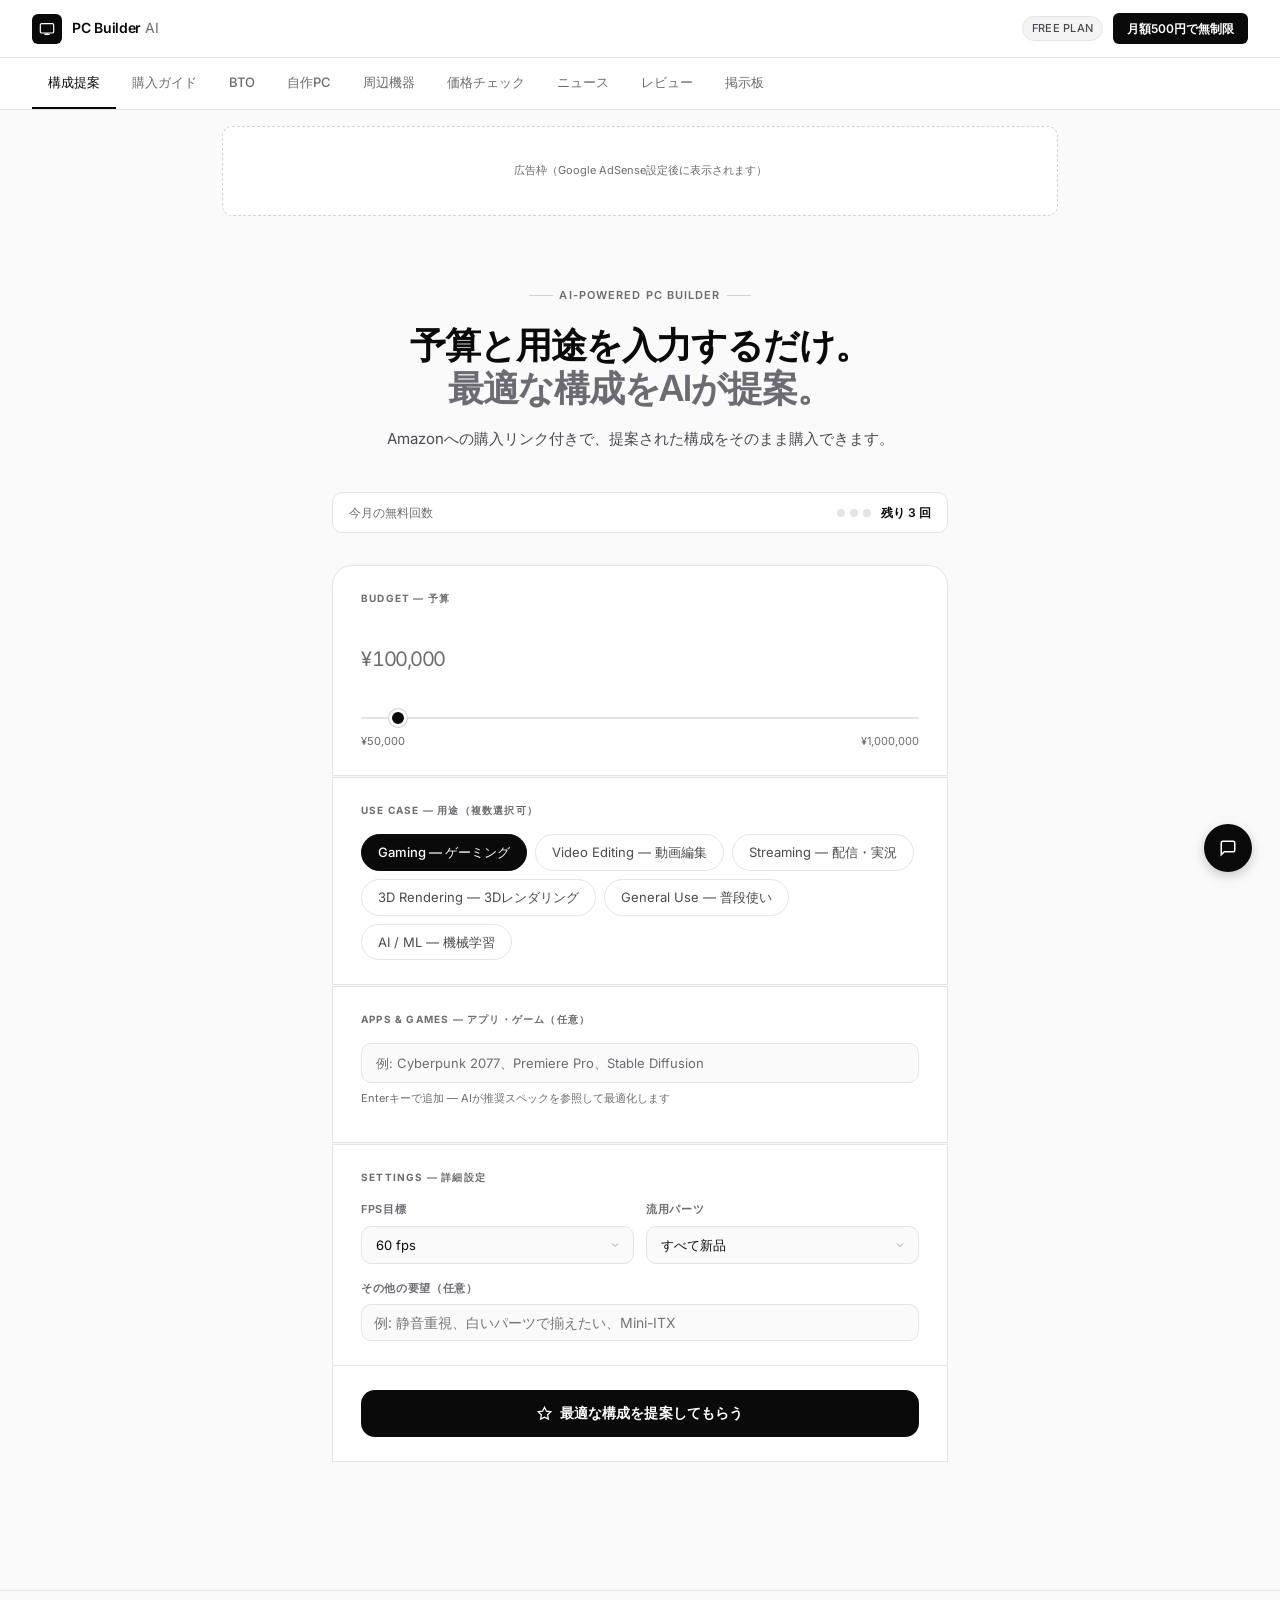
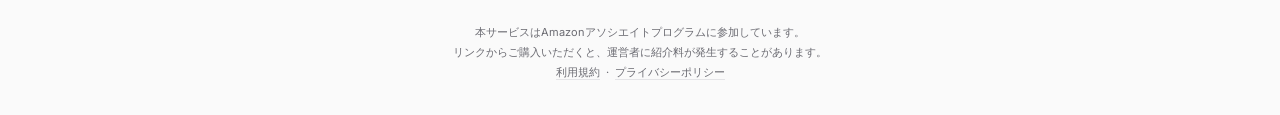
<file: index.html>
<!DOCTYPE html>
<html lang="ja">
<head>
  <meta charset="UTF-8">
  <meta name="viewport" content="width=device-width, initial-scale=1.0">
  <title>PC Builder AI — 最適なPC構成をAIが提案</title>
  <meta name="description" content="予算と用途を入力するだけでAIが最適なPC構成を提案。Amazonで即購入できるリンク付き。">
  <link rel="preconnect" href="https://fonts.googleapis.com">
  <link href="https://fonts.googleapis.com/css2?family=Inter:wght@300;400;500;600&display=swap" rel="stylesheet">
  <link rel="stylesheet" href="style.css">
  <style>
    

    

    

    

    /* ── Header ── */
    

    

    

    

    

    

    

    

    
    

    /* ── Hero ── */
    .hero {
      max-width: 680px;
      margin: 0 auto;
      padding: 4rem 2rem 2.5rem;
      text-align: center;
    }

    .hero-eyebrow {
      display: inline-flex;
      align-items: center;
      gap: 6px;
      font-size: 11px;
      font-weight: 600;
      letter-spacing: 0.1em;
      text-transform: uppercase;
      color: var(--gray-400);
      margin-bottom: 1.25rem;
    }

    .hero-eyebrow::before, .hero-eyebrow::after {
      content: '';
      width: 24px;
      height: 1px;
      background: var(--gray-300);
    }

    .hero h1 {
      font-size: 36px;
      font-weight: 600;
      letter-spacing: -0.03em;
      line-height: 1.2;
      color: var(--black);
      margin-bottom: 1rem;
    }

    .hero h1 em {
      font-style: normal;
      color: var(--gray-400);
    }

    .hero p {
      font-size: 15px;
      color: var(--gray-500);
      font-weight: 400;
      line-height: 1.7;
    }

    /* ── Usage bar ── */
    .usage-strip {
      max-width: 680px;
      margin: 0 auto 2rem;
      padding: 0 2rem;
    }

    .usage-inner {
      display: flex;
      align-items: center;
      justify-content: space-between;
      padding: 10px 16px;
      background: var(--white);
      border: 1px solid var(--gray-200);
      border-radius: var(--r-md);
    }

    .usage-label { font-size: 12px; color: var(--gray-400); }

    .usage-right { display: flex; align-items: center; gap: 10px; }

    .usage-dots { display: flex; gap: 5px; }

    .usage-dot {
      width: 8px; height: 8px;
      border-radius: 50%;
      background: var(--gray-200);
      transition: background 0.2s;
    }
    .usage-dot.used { background: var(--black); }

    .usage-count { font-size: 12px; font-weight: 600; color: var(--black); }

    /* ── Form ── */
    .form-wrap {
      max-width: 680px;
      margin: 0 auto;
      padding: 0 2rem 6rem;
      display: flex;
      flex-direction: column;
      gap: 1px;
    }

    /* セクションブロック */
    .section {
      background: var(--white);
      border: 1px solid var(--gray-200);
      padding: 1.5rem 1.75rem;
    }
    .section:first-child { border-radius: var(--r-xl) var(--r-xl) 0 0; }
    .section:last-of-type { border-radius: 0 0 var(--r-xl) var(--r-xl); }

    .section-label {
      font-size: 10px;
      font-weight: 700;
      letter-spacing: 0.12em;
      text-transform: uppercase;
      color: var(--gray-400);
      margin-bottom: 1rem;
    }

    /* 予算スライダー */
    .budget-num {
      font-size: 38px;
      font-weight: 300;
      letter-spacing: -0.04em;
      color: var(--black);
      margin-bottom: 1.25rem;
      font-variant-numeric: tabular-nums;
    }

    .budget-num span { font-size: 20px; font-weight: 400; margin-right: 2px; color: var(--gray-400); }

    .slider-wrap { position: relative; }

    input[type="range"] {
      width: 100%;
      height: 2px;
      appearance: none;
      background: var(--gray-200);
      border-radius: 2px;
      outline: none;
      cursor: pointer;
    }

    input[type="range"]::-webkit-slider-thumb {
      appearance: none;
      width: 18px;
      height: 18px;
      border-radius: 50%;
      background: var(--black);
      border: 3px solid var(--white);
      box-shadow: 0 0 0 1px var(--gray-300);
      cursor: pointer;
      transition: box-shadow 0.15s;
    }

    input[type="range"]::-webkit-slider-thumb:hover {
      box-shadow: 0 0 0 1px var(--black);
    }

    .budget-labels {
      display: flex;
      justify-content: space-between;
      font-size: 11px;
      color: var(--gray-400);
      margin-top: 8px;
    }

    /* 用途チップ */
    

    

    

    

    /* アプリ入力 */
    .app-input-wrap {
      position: relative;
    }

    .app-input-wrap input {
      width: 100%;
      padding: 11px 14px;
      border: 1px solid var(--gray-200);
      border-radius: var(--r-md);
      font-size: 13px;
      color: var(--black);
      background: var(--gray-50);
      outline: none;
      font-family: inherit;
      transition: border-color 0.15s, background 0.15s;
    }

    .app-input-wrap input:focus {
      border-color: var(--black);
      background: var(--white);
    }

    .app-input-wrap input::placeholder { color: var(--gray-400); }

    .app-hint { font-size: 11px; color: var(--gray-400); margin-top: 7px; }

    .app-tags { display: flex; flex-wrap: wrap; gap: 6px; margin-top: 10px; }

    .app-tag {
      display: inline-flex;
      align-items: center;
      gap: 5px;
      padding: 4px 10px 4px 12px;
      background: var(--black);
      border-radius: 20px;
      font-size: 11px;
      font-weight: 500;
      color: var(--white);
      letter-spacing: 0.01em;
    }

    .app-tag button {
      background: rgba(255,255,255,0.25);
      border: none;
      cursor: pointer;
      color: var(--white);
      font-size: 12px;
      line-height: 1;
      width: 16px;
      height: 16px;
      border-radius: 50%;
      display: flex;
      align-items: center;
      justify-content: center;
      padding: 0;
      transition: background 0.15s;
    }
    .app-tag button:hover { background: rgba(255,255,255,0.4); }

    /* セレクト・インプット共通 */
    .form-row { display: grid; grid-template-columns: 1fr 1fr; gap: 12px; }
    .field label { display: block; font-size: 11px; font-weight: 600; letter-spacing: 0.06em; text-transform: uppercase; color: var(--gray-400); margin-bottom: 7px; }

    select, .text-input {
      width: 100%;
      padding: 10px 14px;
      border: 1px solid var(--gray-200);
      border-radius: var(--r-md);
      font-size: 13px;
      color: var(--black);
      background: var(--gray-50);
      appearance: none;
      outline: none;
      font-family: inherit;
      transition: border-color 0.15s, background 0.15s;
      cursor: pointer;
    }

    select:focus, .text-input:focus {
      border-color: var(--black);
      background: var(--white);
    }

    select { background-image: url("data:image/svg+xml,%3Csvg xmlns='http://www.w3.org/2000/svg' width='12' height='12' viewBox='0 0 24 24' fill='none' stroke='%23a1a1aa' stroke-width='2'%3E%3Cpath d='M6 9l6 6 6-6'/%3E%3C/svg%3E"); background-repeat: no-repeat; background-position: right 12px center; padding-right: 36px; }

    /* 送信ボタン */
    .divider { height: 1px; background: var(--gray-200); margin: 0 -1.75rem; }

    .submit-wrap { padding-top: 1.5rem; }

    .submit-btn {
      width: 100%;
      padding: 14px;
      font-size: 14px;
      font-weight: 600;
      letter-spacing: 0.01em;
      border-radius: var(--r-lg);
      background: var(--black);
      color: var(--white);
      border: none;
      cursor: pointer;
      transition: background 0.15s, transform 0.1s;
      font-family: inherit;
      display: flex;
      align-items: center;
      justify-content: center;
      gap: 8px;
    }

    .submit-btn:hover { background: var(--gray-700); }
    .submit-btn:active { transform: scale(0.99); }
    .submit-btn:disabled { background: var(--gray-300); cursor: not-allowed; transform: none; }

    /* ── 結果エリア ── */
    .result-card {
      background: var(--white);
      border: 1px solid var(--gray-200);
      border-radius: var(--r-xl);
      padding: 1.75rem;
      margin-top: 12px;
    }

    .result-title {
      font-size: 10px;
      font-weight: 700;
      letter-spacing: 0.12em;
      text-transform: uppercase;
      color: var(--gray-400);
      margin-bottom: 1.25rem;
    }

    

    
    
    
     50%{opacity:1;transform:scale(1);} }

    .parts-grid {
      display: grid;
      grid-template-columns: 1fr 1fr;
      gap: 8px;
      margin-bottom: 1.25rem;
    }

    @media (max-width: 520px) {
      .parts-grid { grid-template-columns: 1fr; }
      .form-row { grid-template-columns: 1fr; }
      .hero h1 { font-size: 26px; }
      header { padding: 0 1.25rem; }
      .hero, .usage-strip, .form-wrap { padding-left: 1.25rem; padding-right: 1.25rem; }
    }

    .part-card {
      background: var(--gray-50);
      border: 1px solid var(--gray-200);
      border-radius: var(--r-lg);
      padding: 14px 16px;
      transition: border-color 0.15s;
    }
    .part-card:hover { border-color: var(--gray-300); }

    .part-label {
      font-size: 10px;
      font-weight: 700;
      letter-spacing: 0.1em;
      text-transform: uppercase;
      color: var(--gray-400);
      margin-bottom: 5px;
    }

    .part-name {
      font-size: 12px;
      font-weight: 500;
      color: var(--black);
      margin-bottom: 4px;
      line-height: 1.4;
    }

    .part-price {
      font-size: 13px;
      font-weight: 600;
      color: var(--black);
      margin-bottom: 12px;
      font-variant-numeric: tabular-nums;
    }

    .affil-btn {
      display: flex;
      align-items: center;
      justify-content: center;
      gap: 5px;
      font-size: 11px;
      font-weight: 600;
      padding: 6px 10px;
      border-radius: var(--r-sm);
      border: 1px solid var(--gray-200);
      color: var(--gray-700);
      background: var(--white);
      cursor: pointer;
      text-decoration: none;
      transition: all 0.15s;
      letter-spacing: 0.02em;
    }
    .affil-btn:hover { background: var(--black); color: var(--white); border-color: var(--black); }

    .summary-bar {
      display: flex;
      align-items: center;
      justify-content: space-between;
      padding: 1rem 0 0;
      border-top: 1px solid var(--gray-200);
    }

    .total-label { font-size: 11px; color: var(--gray-400); margin-bottom: 2px; }
    .total-amount { font-size: 22px; font-weight: 600; letter-spacing: -0.03em; font-variant-numeric: tabular-nums; }

    .comment-box {
      margin-top: 1rem;
      padding: 14px 16px;
      background: var(--gray-50);
      border-radius: var(--r-md);
      border-left: 2px solid var(--black);
      font-size: 12px;
      color: var(--gray-700);
      line-height: 1.75;
    }

    .price-note {
      margin-top: 10px;
      padding: 10px 14px;
      background: #fffbeb;
      border-radius: var(--r-md);
      font-size: 11px;
      color: #92400e;
      line-height: 1.6;
      border: 1px solid #fde68a;
    }

    .limit-note {
      text-align: center;
      font-size: 11px;
      color: var(--gray-400);
      margin-top: 1rem;
      letter-spacing: 0.03em;
    }

    .upgrade-box {
      margin-top: 1rem;
      padding: 1.5rem;
      background: var(--gray-50);
      border-radius: var(--r-lg);
      text-align: center;
      border: 1px solid var(--gray-200);
    }
    .upgrade-box p { font-size: 13px; color: var(--gray-500); margin-bottom: 14px; line-height: 1.7; }
    .upgrade-box-btn {
      padding: 10px 28px;
      font-size: 13px;
      font-weight: 600;
      border-radius: var(--r-md);
      background: var(--black);
      color: var(--white);
      border: none;
      cursor: pointer;
      letter-spacing: 0.01em;
      font-family: inherit;
      transition: background 0.15s;
    }
    .upgrade-box-btn:hover { background: var(--gray-700); }

    
    

    /* ── チャットボット ── */
    .chat-fab {
      position: fixed;
      bottom: 28px;
      right: 28px;
      width: 48px;
      height: 48px;
      border-radius: 50%;
      background: var(--black);
      color: var(--white);
      border: none;
      cursor: pointer;
      font-size: 18px;
      display: flex;
      align-items: center;
      justify-content: center;
      z-index: 300;
      transition: transform 0.15s, background 0.15s;
    }
    .chat-fab:hover { transform: scale(1.08); background: var(--gray-700); }

    .chat-window {
      position: fixed;
      bottom: 88px;
      right: 28px;
      width: 340px;
      max-height: 460px;
      background: var(--white);
      border: 1px solid var(--gray-200);
      border-radius: var(--r-xl);
      display: flex;
      flex-direction: column;
      z-index: 300;
      overflow: hidden;
    }

    .chat-header {
      padding: 14px 18px;
      background: var(--black);
      color: var(--white);
      font-size: 13px;
      font-weight: 600;
      display: flex;
      justify-content: space-between;
      align-items: center;
      letter-spacing: 0.01em;
    }

    .chat-close {
      background: rgba(255,255,255,0.15);
      border: none;
      color: var(--white);
      font-size: 14px;
      cursor: pointer;
      width: 24px;
      height: 24px;
      border-radius: 50%;
      display: flex;
      align-items: center;
      justify-content: center;
      transition: background 0.15s;
    }
    .chat-close:hover { background: rgba(255,255,255,0.3); }

    .chat-messages {
      flex: 1;
      overflow-y: auto;
      padding: 14px;
      display: flex;
      flex-direction: column;
      gap: 10px;
    }

    .msg {
      max-width: 86%;
      padding: 9px 13px;
      border-radius: 14px;
      font-size: 12px;
      line-height: 1.65;
    }
    .msg.bot { background: var(--gray-100); color: var(--black); align-self: flex-start; border-bottom-left-radius: 4px; }
    .msg.user { background: var(--black); color: var(--white); align-self: flex-end; border-bottom-right-radius: 4px; }
    .msg.thinking-msg { background: var(--gray-100); color: var(--gray-400); align-self: flex-start; font-style: italic; }

    .chat-input-row {
      display: flex;
      gap: 8px;
      padding: 10px 12px;
      border-top: 1px solid var(--gray-200);
      background: var(--white);
    }

    .chat-input {
      flex: 1;
      padding: 8px 13px;
      border: 1px solid var(--gray-200);
      border-radius: 20px;
      font-size: 12px;
      outline: none;
      font-family: inherit;
      background: var(--gray-50);
      color: var(--black);
      transition: border-color 0.15s;
    }
    .chat-input:focus { border-color: var(--black); background: var(--white); }

    .chat-send {
      padding: 8px 14px;
      background: var(--black);
      color: var(--white);
      border: none;
      border-radius: 20px;
      cursor: pointer;
      font-size: 12px;
      font-weight: 600;
      font-family: inherit;
      transition: background 0.15s;
    }
    .chat-send:hover { background: var(--gray-700); }
  </style>
  <script async src="https://pagead2.googlesyndication.com/pagead/js/adsbygoogle.js?client=ca-pub-2996318130032504" crossorigin="anonymous"></script>
  <!-- Google Analytics -->
  <script async src="https://www.googletagmanager.com/gtag/js?id=G-GL3F4HVTTF"></script>
  <script>
    window.dataLayer = window.dataLayer || [];
    function gtag(){dataLayer.push(arguments);}
    gtag('js', new Date());
    gtag('config', 'G-GL3F4HVTTF');
  </script>
</head>
<body>

<!-- Header -->
<header>
  <a class="logo" href="home.html">
    <div class="logo-mark">
      <svg viewBox="0 0 24 24"><rect x="2" y="4" width="20" height="14" rx="2"/><path d="M8 20h8M12 18v2"/></svg>
    </div>
    <span class="logo-text">PC Builder <span>AI</span></span>
  </a>
  <div class="header-right">
    <span class="badge-free">FREE PLAN</span>
    <a class="btn-upgrade" href="https://buy.stripe.com/7sY4gyaxT7gEacWfFicQU00" target="_blank" rel="noopener">月額500円で無制限</a>
  </div>
</header>

<nav style="background:#fff;border-bottom:1px solid #e4e4e7;padding:0 2rem;display:flex;overflow-x:auto;">
  <a style="font-size:13px;font-weight:500;padding:14px 16px;color:#0a0a0a;text-decoration:none;white-space:nowrap;border-bottom:2px solid #0a0a0a;" href="index.html">構成提案</a>
  <a style="font-size:13px;font-weight:500;padding:14px 16px;color:#6b6b72;text-decoration:none;white-space:nowrap;border-bottom:2px solid transparent;" href="guide.html">購入ガイド</a>
  <a style="font-size:13px;font-weight:500;padding:14px 16px;color:#6b6b72;text-decoration:none;white-space:nowrap;border-bottom:2px solid transparent;" href="bto.html">BTO</a>
  <a style="font-size:13px;font-weight:500;padding:14px 16px;color:#6b6b72;text-decoration:none;white-space:nowrap;border-bottom:2px solid transparent;" href="build.html">自作PC</a>
  <a style="font-size:13px;font-weight:500;padding:14px 16px;color:#6b6b72;text-decoration:none;white-space:nowrap;border-bottom:2px solid transparent;" href="peripherals.html">周辺機器</a>
  <a style="font-size:13px;font-weight:500;padding:14px 16px;color:#6b6b72;text-decoration:none;white-space:nowrap;border-bottom:2px solid transparent;" href="price.html">価格チェック</a>
  <a style="font-size:13px;font-weight:500;padding:14px 16px;color:#6b6b72;text-decoration:none;white-space:nowrap;border-bottom:2px solid transparent;" href="news.html">ニュース</a>
  <a style="font-size:13px;font-weight:500;padding:14px 16px;color:#6b6b72;text-decoration:none;white-space:nowrap;border-bottom:2px solid transparent;" href="reviews.html">レビュー</a>
  <a style="font-size:13px;font-weight:500;padding:14px 16px;color:#6b6b72;text-decoration:none;white-space:nowrap;border-bottom:2px solid transparent;" href="board.html">掲示板</a>
</nav>
<!-- 広告枠（Google AdSense審査通過後に有効化） -->
<div style="max-width:900px;margin:1rem auto 0;padding:0 2rem;">
  <!-- <ins class="adsbygoogle" style="display:block" data-ad-client="ca-pub-XXXXXXXXXXXXXXXX" data-ad-slot="XXXXXXXXXX" data-ad-format="auto" data-full-width-responsive="true"></ins>
  <script>(adsbygoogle = window.adsbygoogle || []).push({});</script> -->
  <div style="background:var(--white,#fff);border:1px dashed #d1d1d6;border-radius:10px;padding:12px;text-align:center;font-size:11px;color:#6b6b72;min-height:90px;display:flex;align-items:center;justify-content:center;">広告枠（Google AdSense設定後に表示されます）</div>
</div>

<!-- Hero -->
<div class="hero">
  <div class="hero-eyebrow">AI-Powered PC Builder</div>
  <h1>予算と用途を入力するだけ。<br><em>最適な構成をAIが提案。</em></h1>
  <p>Amazonへの購入リンク付きで、提案された構成をそのまま購入できます。</p>
</div>

<!-- Usage -->
<div class="usage-strip">
  <div class="usage-inner">
    <span class="usage-label">今月の無料回数</span>
    <div class="usage-right">
      <div class="usage-dots" id="usage-dots"></div>
      <span class="usage-count" id="usage-text"></span>
    </div>
  </div>
</div>

<!-- Form -->
<div class="form-wrap">

  <!-- 予算 -->
  <div class="section">
    <div class="section-label">Budget — 予算</div>
    <div class="budget-num" id="budget-display"><span>¥</span><span id="budget-val">100,000</span></div>
    <div class="slider-wrap">
      <input type="range" id="budget" min="50000" max="1000000" step="10000" value="100000">
    </div>
    <div class="budget-labels"><span>¥50,000</span><span>¥1,000,000</span></div>
  </div>

  <!-- 用途 -->
  <div class="section">
    <div class="section-label">Use Case — 用途（複数選択可）</div>
    <div class="chips" id="use-chips">
      <div class="chip active" data-val="ゲーミング">Gaming — ゲーミング</div>
      <div class="chip" data-val="動画編集">Video Editing — 動画編集</div>
      <div class="chip" data-val="配信・実況">Streaming — 配信・実況</div>
      <div class="chip" data-val="3Dレンダリング">3D Rendering — 3Dレンダリング</div>
      <div class="chip" data-val="普段使い">General Use — 普段使い</div>
      <div class="chip" data-val="AI・機械学習">AI / ML — 機械学習</div>
    </div>
  </div>

  <!-- アプリ -->
  <div class="section">
    <div class="section-label">Apps & Games — アプリ・ゲーム（任意）</div>
    <div class="app-input-wrap">
      <input type="text" id="app-input" placeholder="例: Cyberpunk 2077、Premiere Pro、Stable Diffusion">
    </div>
    <p class="app-hint">Enterキーで追加 — AIが推奨スペックを参照して最適化します</p>
    <div class="app-tags" id="app-tags"></div>
  </div>

  <!-- FPS・流用 -->
  <div class="section">
    <div class="section-label">Settings — 詳細設定</div>
    <div class="form-row" style="margin-bottom:1rem;">
      <div class="field">
        <label>FPS目標</label>
        <select id="fps">
          <optgroup label="フルHD (1920×1080)">
            <option value="60fps（フルHD）">60 fps</option>
            <option value="144fps（フルHD）">144 fps</option>
            <option value="240fps（フルHD）">240 fps</option>
            <option value="360fps（フルHD）">360 fps</option>
          </optgroup>
          <optgroup label="WQHD (2560×1440)">
            <option value="60fps（WQHD）">60 fps</option>
            <option value="144fps（WQHD）">144 fps</option>
            <option value="240fps（WQHD）">240 fps</option>
            <option value="360fps（WQHD）">360 fps</option>
          </optgroup>
          <optgroup label="4K (3840×2160)">
            <option value="60fps（4K）">60 fps</option>
            <option value="144fps（4K）">144 fps</option>
          </optgroup>
          <optgroup label="ゲームなし">
            <option value="ゲームはしない">ゲームはしない</option>
          </optgroup>
        </select>
      </div>
      <div class="field">
        <label>流用パーツ</label>
        <select id="reuse">
          <option>すべて新品</option>
          <option>ケース・電源を流用</option>
          <option>ストレージを流用</option>
          <option>ケース・電源・SSD流用</option>
        </select>
      </div>
    </div>
    <div class="field">
      <label>その他の要望（任意）</label>
      <input type="text" class="text-input" id="other" placeholder="例: 静音重視、白いパーツで揃えたい、Mini-ITX">
    </div>

    <div class="divider" style="margin-top:1.5rem;"></div>
    <div class="submit-wrap">
      <button class="submit-btn" id="submit-btn">
        <svg width="15" height="15" viewBox="0 0 24 24" fill="none" stroke="currentColor" stroke-width="2"><path d="M12 2l3.09 6.26L22 9.27l-5 4.87 1.18 6.88L12 17.77l-6.18 3.25L7 14.14 2 9.27l6.91-1.01L12 2z"/></svg>
        最適な構成を提案してもらう
      </button>
    </div>
  </div>

  <!-- 結果 -->
  <div class="result-card" id="result-section" style="display:none;">
    <div class="result-title">AI Recommendation — 提案構成</div>
    <div id="result-content"></div>
  </div>

</div>

<footer>
  <p>本サービスはAmazonアソシエイトプログラムに参加しています。<br>
  リンクからご購入いただくと、運営者に紹介料が発生することがあります。<br>
  <a href="legal.html">利用規約</a> &nbsp;·&nbsp; <a href="legal.html">プライバシーポリシー</a></p>
</footer>

<!-- チャットボット -->
<button class="chat-fab" id="chat-fab" title="PCについて質問する">
  <svg width="18" height="18" viewBox="0 0 24 24" fill="none" stroke="currentColor" stroke-width="2"><path d="M21 15a2 2 0 01-2 2H7l-4 4V5a2 2 0 012-2h14a2 2 0 012 2z"/></svg>
</button>

<div class="chat-window" id="chat-window" style="display:none;">
  <div class="chat-header">
    <span>PC相談 — AI Assistant</span>
    <button class="chat-close" id="chat-close">✕</button>
  </div>
  <div class="chat-messages" id="chat-messages">
    <div class="msg bot">こんにちは！PCパーツや自作PC、構成についてなんでも聞いてください。</div>
  </div>
  <div class="chat-input-row">
    <input type="text" class="chat-input" id="chat-input" placeholder="質問を入力...">
    <button class="chat-send" id="chat-send">送信</button>
  </div>
</div>

<script>
const AMAZON_TAG = 'pcbuilderai-22';
const MAX_FREE = 3;
let usedCount = parseInt(localStorage.getItem('pc_tool_used') || '0');
let selectedUses = ['ゲーミング'];
let appList = [];
let chatHistory = [];

const PRICE_REF = `
【2026年6月現在・日本市場の実勢価格（税込）】
■ GPU（RTX 50シリーズ優先）
RTX 5070: 約115,000〜135,000円
RTX 5070 Ti: 約155,000〜175,000円
RTX 5080: 約210,000〜250,000円（品薄）
RTX 5090: 約580,000〜700,000円（品薄・高騰中）
RTX 4070 Super: 約170,000〜190,000円
RTX 4070 Ti Super: 約200,000〜230,000円
RTX 4090: 約290,000〜330,000円
■ CPU（ゲーミングはAMD Ryzen優先）
Ryzen 7 9800X3D: 約61,000〜75,000円（ゲーミング最強）
Ryzen 7 9700X: 約39,000〜45,000円
Ryzen 5 9600X: 約28,000〜35,000円
Ryzen 9 9950X3D: 約110,000〜120,000円
Core Ultra 9 285K: 約85,000〜95,000円
Core Ultra 7 265K: 約55,000〜65,000円
■ マザーボード
AMD X870E: 約40,000〜80,000円
AMD X870: 約25,000〜45,000円
AMD B850: 約18,000〜30,000円
Intel Z890: 約30,000〜70,000円
Intel B860: 約18,000〜28,000円
■ メモリ（DDR5高騰中）
DDR5-6000 32GB(16GB×2): 約55,000〜65,000円
DDR5-6000 64GB(32GB×2): 約90,000〜105,000円
■ SSD
1TB Gen4: 約12,000〜18,000円
2TB Gen4: 約22,000〜32,000円
■ 電源（ATX3.1対応推奨）
750W Gold ATX3.1: 約16,000〜24,000円
850W Gold ATX3.1: 約20,000〜28,000円
1000W Gold ATX3.1: 約28,000〜40,000円
■ ケース
ミドルタワー エントリー: 約7,000〜12,000円
ミドルタワー ミドル: 約14,000〜22,000円
■ CPUクーラー
空冷ハイエンド: 約10,000〜16,000円
簡易水冷240mm: 約9,000〜18,000円
簡易水冷360mm: 約15,000〜28,000円
【ルール】RTX 50シリーズ優先。ゲーミングはRyzen優先。RTX5070以上はATX3.1電源必須。`;

function updateUsageUI() {
  const remaining = Math.max(0, MAX_FREE - usedCount);
  const dots = document.getElementById('usage-dots');
  dots.innerHTML = '';
  for (let i = 0; i < MAX_FREE; i++) {
    const d = document.createElement('div');
    d.className = 'usage-dot' + (i < usedCount ? ' used' : '');
    dots.appendChild(d);
  }
  document.getElementById('usage-text').textContent = '残り ' + remaining + ' 回';
}

document.getElementById('budget').addEventListener('input', function() {
  document.getElementById('budget-val').textContent = parseInt(this.value).toLocaleString();
});

document.querySelectorAll('.chip').forEach(chip => {
  chip.addEventListener('click', function() {
    const val = this.dataset.val;
    if (this.classList.contains('active')) {
      if (selectedUses.length === 1) return;
      this.classList.remove('active');
      selectedUses = selectedUses.filter(u => u !== val);
    } else {
      this.classList.add('active');
      selectedUses.push(val);
    }
  });
});

function addApp(name) {
  name = name.trim();
  if (!name || appList.includes(name)) return;
  appList.push(name);
  renderAppTags();
}

function removeApp(name) {
  appList = appList.filter(a => a !== name);
  renderAppTags();
}

function renderAppTags() {
  document.getElementById('app-tags').innerHTML = appList.map(a =>
    `<span class="app-tag">${a}<button onclick="removeApp('${a}')">✕</button></span>`
  ).join('');
}

document.getElementById('app-input').addEventListener('keydown', function(e) {
  if (e.key === 'Enter') { e.preventDefault(); addApp(this.value); this.value = ''; }
});
document.getElementById('app-input').addEventListener('blur', function() {
  if (this.value.trim()) { addApp(this.value); this.value = ''; }
});

function buildAmazonUrl(query) {
  return 'https://www.amazon.co.jp/s?k=' + encodeURIComponent(query) + '&tag=' + AMAZON_TAG;
}

function renderParts(partsData, comment) {
  const icons = { 'CPU':'CPU','GPU':'GPU','マザーボード':'MB','メモリ':'RAM','SSD':'SSD','電源':'PSU','ケース':'CASE','CPUクーラー':'COOL' };
  let total = 0;
  let html = '<div class="parts-grid">';
  partsData.forEach(p => {
    total += p.price;
    html += `<div class="part-card">
      <div class="part-label">${icons[p.category]||p.category}</div>
      <div class="part-name">${p.name}</div>
      <div class="part-price">¥${p.price.toLocaleString()}</div>
      <a class="affil-btn" href="${buildAmazonUrl(p.name)}" target="_blank" rel="noopener sponsored">Amazon で見る →</a>
    </div>`;
  });
  html += '</div>';
  html += `<div class="summary-bar">
    <div><div class="total-label">合計概算</div><div class="total-amount">¥${total.toLocaleString()}</div></div>
  </div>`;
  if (comment) html += `<div class="comment-box">${comment}</div>`;
  html += `<div class="price-note">⚠ 2026年現在、DDR5メモリ高騰・RTX 50シリーズ品薄・円安の影響で価格が変動しています。購入前に必ずAmazonで最新価格をご確認ください。</div>`;
  return html;
}

document.getElementById('submit-btn').addEventListener('click', async () => {
  if (usedCount >= MAX_FREE) {
    document.getElementById('result-section').style.display = 'block';
    document.getElementById('result-content').innerHTML = `<div class="upgrade-box" id="upgrade">
      <p>無料枠（月3回）を使い切りました。<br>月額500円で毎月無制限にご利用いただけます。</p>
      <button class="upgrade-box-btn">有料プランにアップグレード →</button>
    </div>`;
    return;
  }

  const budget = parseInt(document.getElementById('budget').value);
  const fps = document.getElementById('fps').value;
  const reuse = document.getElementById('reuse').value;
  const other = document.getElementById('other').value;
  const uses = selectedUses.join('、');
  const apps = appList.length > 0 ? appList.join('、') : 'なし';
  const isGaming = selectedUses.includes('ゲーミング');

  document.getElementById('submit-btn').disabled = true;
  document.getElementById('result-section').style.display = 'block';
  document.getElementById('result-content').innerHTML = `<div class="thinking"><div class="dot"></div><div class="dot"></div><div class="dot"></div><span>最適な構成を考えています...</span></div>`;

  const prompt = `あなたは2026年6月現在の日本市場に精通したPCパーツのプロです。以下の条件で最適なPC構成を提案してください。

【条件】
予算：¥${budget.toLocaleString()}
主な用途：${uses}
使用するアプリ・ゲーム：${apps}
FPS目標：${fps}
流用パーツ：${reuse}
その他の要望：${other || 'なし'}

【パーツ選定の絶対ルール】
1. GPUは必ずRTX 50シリーズ（5070/5070Ti/5080/5090）を優先。予算不足の場合のみRTX 40シリーズ。
2. ${isGaming ? 'ゲーミング用途のため、CPUは必ずAMD Ryzen（特にRyzen 7 9800X3D）を最優先で選ぶこと。' : 'ゲーミング以外の用途のため、Intel Core UltraまたはRyzenを用途に合わせて選ぶこと。'}
3. RTX 5070以上のGPUには必ずATX 3.1対応電源を選ぶこと。
4. DDR5メモリは現在高騰中。予算に合わせて容量を調整すること。
5. 240fps・360fps目標の場合はGPU・CPUに予算を集中させること。

【2026年6月の実勢価格（必ず参照）】
${PRICE_REF}

必ず以下のJSONのみで返答してください：
{
  "parts": [
    {"category": "CPU", "name": "製品名（型番まで）", "price": 数値},
    {"category": "CPUクーラー", "name": "製品名", "price": 数値},
    {"category": "マザーボード", "name": "製品名", "price": 数値},
    {"category": "メモリ", "name": "製品名・容量・クロック", "price": 数値},
    {"category": "SSD", "name": "製品名・容量", "price": 数値},
    {"category": "GPU", "name": "製品名（型番まで）", "price": 数値},
    {"category": "電源", "name": "製品名・ワット数", "price": 数値},
    {"category": "ケース", "name": "製品名", "price": 数値}
  ],
  "comment": "構成のポイントを2〜3文で。"
}
priceは実勢価格に基づく円の整数値。合計¥${budget.toLocaleString()}以内。流用パーツ（${reuse}）は除外。`;

  try {
    const res = await fetch('/api/chat', {
      method: 'POST',
      headers: { 'Content-Type': 'application/json' },
      body: JSON.stringify({ model: 'claude-sonnet-4-6', max_tokens: 1200, messages: [{ role: 'user', content: prompt }] })
    });
    const data = await res.json();
    const raw = data.content?.map(b => b.text || '').join('') || '';
    const parsed = JSON.parse(raw.replace(/```json|```/g, '').trim());

    usedCount++;
    localStorage.setItem('pc_tool_used', usedCount);
    updateUsageUI();

    let html = renderParts(parsed.parts, parsed.comment);
    const remaining = MAX_FREE - usedCount;
    if (remaining === 0) {
      html += `<div class="upgrade-box" style="margin-top:1rem;" id="upgrade">
        <p>無料枠を使い切りました。月額500円で毎月無制限にご利用いただけます。</p>
        <button class="upgrade-box-btn">有料プランにアップグレード →</button>
      </div>`;
    } else {
      html += `<div class="limit-note">残り ${remaining} 回 / 月 ${MAX_FREE} 回</div>`;
    }
    document.getElementById('result-content').innerHTML = html;
  } catch(e) {
    document.getElementById('result-content').innerHTML = '<p style="color:#a1a1aa;font-size:13px;padding:1rem 0;">エラーが発生しました。もう一度お試しください。</p>';
  }
  document.getElementById('submit-btn').disabled = false;
});

// チャット
const chatFab = document.getElementById('chat-fab');
const chatWindow = document.getElementById('chat-window');
const chatMessages = document.getElementById('chat-messages');
const chatInput = document.getElementById('chat-input');

chatFab.addEventListener('click', () => {
  const isOpen = chatWindow.style.display !== 'none';
  chatWindow.style.display = isOpen ? 'none' : 'flex';
  if (!isOpen) { chatWindow.style.flexDirection = 'column'; chatInput.focus(); }
});
document.getElementById('chat-close').addEventListener('click', () => { chatWindow.style.display = 'none'; });

function addChatMsg(text, role) {
  const div = document.createElement('div');
  div.className = 'msg ' + role;
  div.textContent = text;
  chatMessages.appendChild(div);
  chatMessages.scrollTop = chatMessages.scrollHeight;
  return div;
}

async function sendChat() {
  const text = chatInput.value.trim();
  if (!text) return;
  chatInput.value = '';
  addChatMsg(text, 'user');
  chatHistory.push({ role: 'user', content: text });
  const thinkDiv = addChatMsg('考え中...', 'thinking-msg');
  try {
    const res = await fetch('/api/chat', {
      method: 'POST',
      headers: { 'Content-Type': 'application/json' },
      body: JSON.stringify({
        model: 'claude-sonnet-4-6', max_tokens: 600,
        system: `あなたは2026年6月現在の日本市場に精通したPCパーツ・自作PCの専門家です。質問に日本語で簡潔に答えてください。\n${PRICE_REF}\n回答は3〜5文程度で。`,
        messages: chatHistory
      })
    });
    const data = await res.json();
    const reply = data.content?.map(b => b.text || '').join('') || 'エラーが発生しました。';
    chatHistory.push({ role: 'assistant', content: reply });
    thinkDiv.remove();
    addChatMsg(reply, 'bot');
  } catch(e) {
    thinkDiv.remove();
    addChatMsg('エラーが発生しました。', 'bot');
  }
}

document.getElementById('chat-send').addEventListener('click', sendChat);
chatInput.addEventListener('keydown', e => { if (e.key === 'Enter') sendChat(); });

updateUsageUI();
</script>
</body>
</html>
</file>
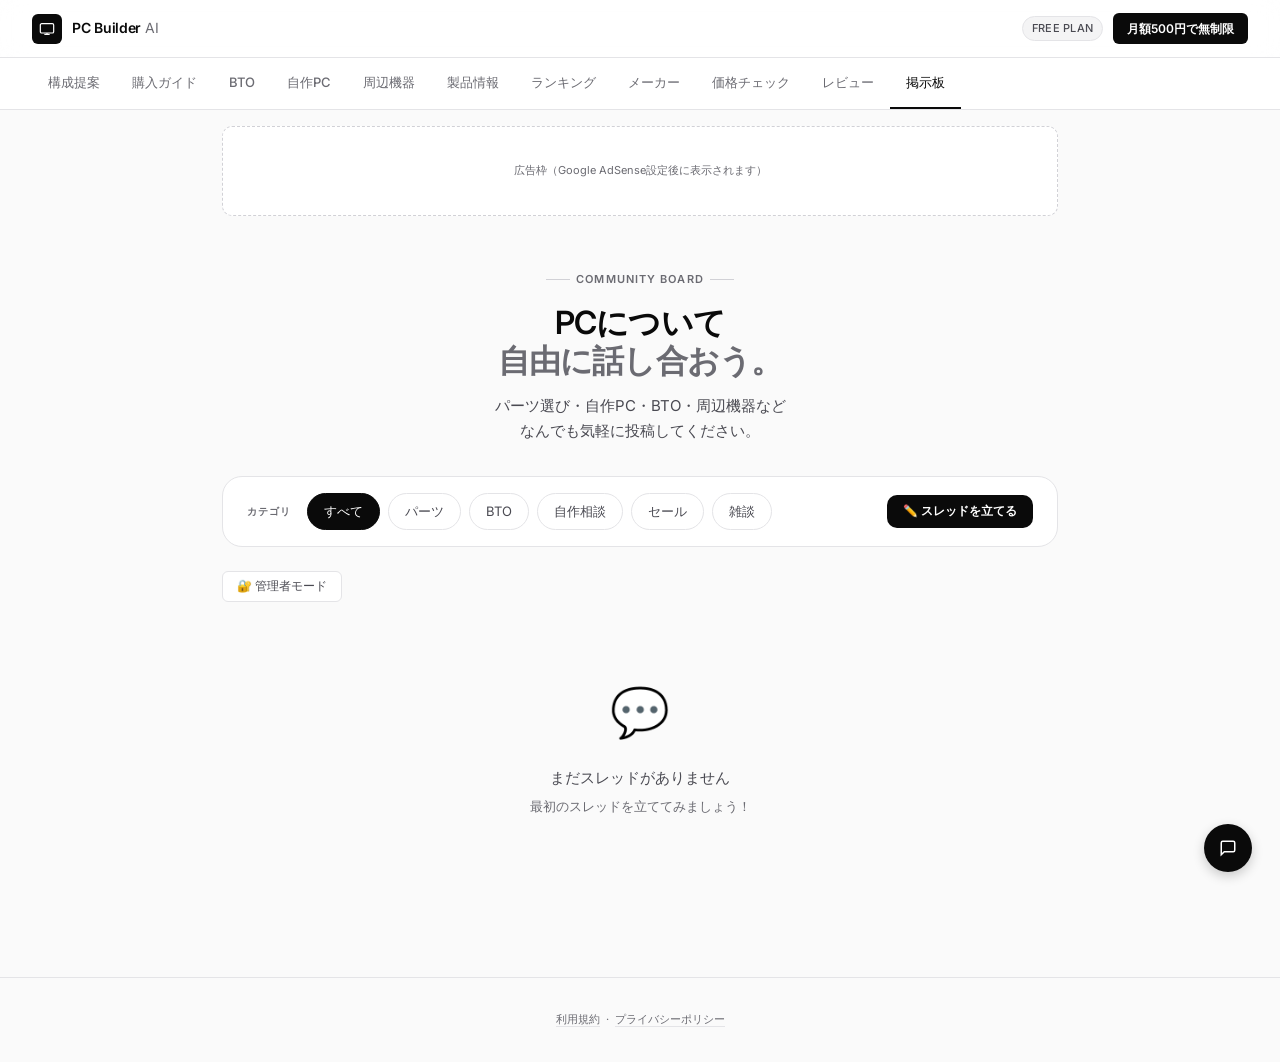
<file: board.html>
<!DOCTYPE html>
<html lang="ja">
<head>
  <meta charset="UTF-8">
  <meta name="viewport" content="width=device-width, initial-scale=1.0">
  <title>掲示板 — PC Builder AI</title>
  <link rel="preconnect" href="https://fonts.googleapis.com">
  <link href="https://fonts.googleapis.com/css2?family=Inter:wght@300;400;500;600&display=swap" rel="stylesheet">
  <link rel="stylesheet" href="style.css">
  <script async src="https://www.googletagmanager.com/gtag/js?id=G-GL3F4HVTTF"></script>
  <script>window.dataLayer=window.dataLayer||[];function gtag(){dataLayer.push(arguments);}gtag('js',new Date());gtag('config','G-GL3F4HVTTF');</script>
  <style>
    .hero { max-width: 900px; margin: 0 auto; padding: 3rem 2rem 2rem; text-align: center; }
    .hero-eyebrow { display: inline-flex; align-items: center; gap: 6px; font-size: 11px; font-weight: 600; letter-spacing: 0.1em; text-transform: uppercase; color: var(--gray-400); margin-bottom: 1rem; }
    .hero-eyebrow::before, .hero-eyebrow::after { content: ''; width: 24px; height: 1px; background: var(--gray-300); }
    .hero h1 { font-size: 32px; font-weight: 600; letter-spacing: -0.03em; line-height: 1.2; margin-bottom: 0.75rem; }
    .hero h1 em { font-style: normal; color: var(--gray-400); }
    .hero p { font-size: 15px; color: var(--gray-500); line-height: 1.7; }
    .toolbar { max-width: 900px; margin: 0 auto; padding: 0 2rem 1.5rem; }
    .toolbar-inner { background: var(--white); border: 1px solid var(--gray-200); border-radius: var(--r-xl); padding: 1rem 1.5rem; display: flex; align-items: center; justify-content: space-between; gap: 1rem; flex-wrap: wrap; }
    .toolbar-left { display: flex; align-items: center; gap: 1rem; flex-wrap: wrap; }
    .filter-label { font-size: 10px; font-weight: 700; letter-spacing: 0.1em; text-transform: uppercase; color: var(--gray-400); white-space: nowrap; }
    .post-btn { flex-shrink: 0; font-size: 12px; font-weight: 600; padding: 8px 16px; border-radius: var(--r-md); background: var(--black); color: var(--white); border: none; cursor: pointer; font-family: inherit; white-space: nowrap; }
    .admin-bar { max-width: 900px; margin: 0 auto; padding: 0 2rem 0.5rem; }
    .admin-toggle { font-size: 12px; padding: 6px 14px; border-radius: var(--r-sm); border: 1px solid var(--gray-200); background: var(--white); cursor: pointer; color: var(--gray-500); font-family: inherit; }
    .admin-toggle.active { background: var(--black); color: var(--white); border-color: var(--black); }
    .board-wrap { max-width: 900px; margin: 0 auto; padding: 0 2rem 4rem; }
    .thread-list { display: flex; flex-direction: column; gap: 8px; }
    .thread-card { background: var(--white); border: 1px solid var(--gray-200); border-radius: var(--r-xl); padding: 1.25rem 1.5rem; cursor: pointer; transition: border-color 0.15s, transform 0.1s; }
    .thread-card:hover { border-color: var(--gray-300); transform: translateY(-1px); }
    .thread-header { display: flex; align-items: flex-start; justify-content: space-between; gap: 1rem; margin-bottom: 8px; }
    .thread-badges { display: flex; gap: 6px; align-items: center; flex-wrap: wrap; }
    .badge { font-size: 10px; font-weight: 700; letter-spacing: 0.06em; text-transform: uppercase; padding: 3px 8px; border-radius: 20px; }
    .badge-cat-parts { background: var(--black); color: var(--white); }
    .badge-cat-bto { background: var(--gray-100); color: var(--gray-700); }
    .badge-cat-build { background: #dbeafe; color: #1e40af; }
    .badge-cat-general { background: #f3e8ff; color: #6b21a8; }
    .badge-cat-sale { background: #dcfce7; color: #166534; }
    .thread-stats { display: flex; gap: 12px; flex-shrink: 0; }
    .stat { font-size: 11px; color: var(--gray-400); }
    .thread-title { font-size: 15px; font-weight: 600; color: var(--black); line-height: 1.4; margin-bottom: 6px; }
    .thread-preview { font-size: 12px; color: var(--gray-500); line-height: 1.6; margin-bottom: 10px; display: -webkit-box; -webkit-line-clamp: 2; -webkit-box-orient: vertical; overflow: hidden; }
    .thread-meta { display: flex; align-items: center; gap: 10px; flex-wrap: wrap; justify-content: space-between; }
    .thread-meta-left { display: flex; gap: 10px; flex-wrap: wrap; }
    .thread-author { font-size: 11px; color: var(--gray-400); }
    .thread-date { font-size: 11px; color: var(--gray-400); }
    .thread-last { font-size: 11px; color: var(--gray-500); background: var(--gray-100); padding: 2px 8px; border-radius: 20px; }
    .admin-thread-btns { display: flex; gap: 6px; }
    .admin-del-btn { font-size: 11px; padding: 3px 8px; border-radius: var(--r-sm); border: 1px solid #fecdd3; background: #fff1f2; cursor: pointer; color: #dc2626; font-family: inherit; }
    .detail-view { display: none; }
    .detail-header { max-width: 900px; margin: 0 auto; padding: 1.5rem 2rem 0; }
    .back-btn { display: inline-flex; align-items: center; gap: 6px; font-size: 13px; color: var(--gray-400); cursor: pointer; background: none; border: none; font-family: inherit; padding: 0; margin-bottom: 1rem; }
    .back-btn:hover { color: var(--black); }
    .detail-title-wrap { background: var(--white); border: 1px solid var(--gray-200); border-radius: var(--r-xl); padding: 1.5rem; margin-bottom: 1rem; }
    .detail-title { font-size: 20px; font-weight: 600; letter-spacing: -0.02em; margin-bottom: 10px; }
    .detail-meta { display: flex; gap: 10px; align-items: center; flex-wrap: wrap; }
    .comments-wrap { max-width: 900px; margin: 0 auto; padding: 0 2rem; }
    .comment { background: var(--white); border: 1px solid var(--gray-200); border-radius: var(--r-lg); padding: 1.25rem; margin-bottom: 8px; }
    .comment.op { border-color: var(--black); }
    .comment-header { display: flex; justify-content: space-between; align-items: center; margin-bottom: 8px; flex-wrap: wrap; gap: 6px; }
    .comment-author { font-size: 13px; font-weight: 600; color: var(--black); }
    .comment-op-badge { font-size: 10px; font-weight: 700; background: var(--black); color: var(--white); padding: 2px 6px; border-radius: 4px; margin-left: 6px; }
    .comment-date { font-size: 11px; color: var(--gray-400); }
    .comment-body { font-size: 13px; color: var(--gray-500); line-height: 1.8; margin-bottom: 10px; }
    .comment-actions { display: flex; gap: 8px; align-items: center; }
    .like-btn { font-size: 11px; padding: 4px 10px; border-radius: var(--r-sm); border: 1px solid var(--gray-200); background: var(--white); cursor: pointer; color: var(--gray-500); font-family: inherit; }
    .like-btn:hover { border-color: var(--black); color: var(--black); }
    .reply-form { max-width: 900px; margin: 1rem auto 4rem; padding: 0 2rem; }
    .reply-form-inner { background: var(--white); border: 1px solid var(--gray-200); border-radius: var(--r-xl); padding: 1.25rem; }
    .reply-form-title { font-size: 13px; font-weight: 600; color: var(--black); margin-bottom: 10px; }
    .reply-name { width: 100%; padding: 9px 12px; border: 1px solid var(--gray-200); border-radius: var(--r-md); font-size: 13px; color: var(--black); background: var(--gray-50); font-family: inherit; outline: none; margin-bottom: 8px; }
    .reply-name:focus { border-color: var(--black); background: var(--white); }
    .reply-textarea { width: 100%; min-height: 80px; padding: 9px 12px; border: 1px solid var(--gray-200); border-radius: var(--r-md); font-size: 13px; color: var(--black); background: var(--gray-50); font-family: inherit; outline: none; resize: vertical; line-height: 1.6; }
    .reply-textarea:focus { border-color: var(--black); background: var(--white); }
    .reply-submit { margin-top: 8px; padding: 9px 20px; border-radius: var(--r-md); background: var(--black); color: var(--white); border: none; font-size: 13px; font-weight: 600; cursor: pointer; font-family: inherit; }
    .modal-overlay { position: fixed; inset: 0; background: rgba(0,0,0,0.4); z-index: 300; display: flex; align-items: center; justify-content: center; padding: 1.5rem; }
    .modal { background: var(--white); border-radius: var(--r-xl); width: 100%; max-width: 500px; }
    .modal-header { padding: 1.25rem 1.5rem; border-bottom: 1px solid var(--gray-200); display: flex; align-items: center; justify-content: space-between; }
    .modal-title { font-size: 15px; font-weight: 600; }
    .modal-close { background: none; border: none; font-size: 18px; cursor: pointer; color: var(--gray-400); }
    .modal-body { padding: 1.5rem; display: flex; flex-direction: column; gap: 10px; }
    .form-label { font-size: 12px; font-weight: 600; color: var(--gray-500); margin-bottom: 5px; display: block; }
    .form-input, .form-select, .form-textarea { width: 100%; padding: 9px 12px; border: 1px solid var(--gray-200); border-radius: var(--r-md); font-size: 13px; color: var(--black); background: var(--gray-50); font-family: inherit; outline: none; }
    .form-input:focus, .form-select:focus, .form-textarea:focus { border-color: var(--black); background: var(--white); }
    .form-textarea { min-height: 100px; resize: vertical; line-height: 1.6; }
    .modal-footer { padding: 1rem 1.5rem; border-top: 1px solid var(--gray-200); display: flex; gap: 8px; justify-content: flex-end; }
    .cancel-btn { padding: 9px 18px; border-radius: var(--r-md); border: 1px solid var(--gray-200); background: var(--white); color: var(--gray-500); font-size: 13px; cursor: pointer; font-family: inherit; }
    .submit-btn { padding: 9px 24px; border-radius: var(--r-md); background: var(--black); color: var(--white); border: none; font-size: 13px; font-weight: 600; cursor: pointer; font-family: inherit; }
    .empty-state { text-align: center; padding: 4rem 2rem; color: var(--gray-400); }
    .empty-state-icon { font-size: 48px; margin-bottom: 1rem; }
    .empty-state-text { font-size: 15px; color: var(--gray-500); margin-bottom: 6px; }
    .empty-state-sub { font-size: 13px; }
    @media (max-width: 520px) { header { padding: 0 1.25rem; } nav { padding: 0 1rem; } .hero, .toolbar, .board-wrap, .detail-header, .comments-wrap, .reply-form, .admin-bar { padding-left: 1.25rem; padding-right: 1.25rem; } .hero h1 { font-size: 24px; } }
  </style>
  <script async src="https://pagead2.googlesyndication.com/pagead/js/adsbygoogle.js?client=ca-pub-2996318130032504" crossorigin="anonymous"></script>
</head>
<body>
<header>
  <a class="logo" href="home.html">
    <div class="logo-mark"><svg viewBox="0 0 24 24"><rect x="2" y="4" width="20" height="14" rx="2"/><path d="M8 20h8M12 18v2"/></svg></div>
    <span class="logo-text">PC Builder <span>AI</span></span>
  </a>
  <div class="header-right">
    <span class="badge-free">FREE PLAN</span>
    <a class="btn-upgrade" href="https://buy.stripe.com/7sY4gyaxT7gEacWfFicQU00" target="_blank" rel="noopener">月額500円で無制限</a>
  </div>
</header>
<nav>
  <a class="nav-item" href="index.html">構成提案</a>
  <a class="nav-item" href="guide.html">購入ガイド</a>
  <a class="nav-item" href="bto.html">BTO</a>
  <a class="nav-item" href="build.html">自作PC</a>
  <a class="nav-item" href="peripherals.html">周辺機器</a>
  <a class="nav-item" href="product.html">製品情報</a>
  <a class="nav-item" href="ranking.html">ランキング</a>
  <a class="nav-item" href="maker.html">メーカー</a>
  <a class="nav-item" href="price.html">価格チェック</a>
  <a class="nav-item" href="reviews.html">レビュー</a>
  <a class="nav-item active" href="board.html">掲示板</a>
</nav>
<!-- 広告枠（Google AdSense審査通過後に有効化） -->
<div style="max-width:900px;margin:1rem auto 0;padding:0 2rem;">
  <!-- <ins class="adsbygoogle" style="display:block" data-ad-client="ca-pub-XXXXXXXXXXXXXXXX" data-ad-slot="XXXXXXXXXX" data-ad-format="auto" data-full-width-responsive="true"></ins>
  <script>(adsbygoogle = window.adsbygoogle || []).push({});</script> -->
  <div style="background:var(--white,#fff);border:1px dashed #d1d1d6;border-radius:10px;padding:12px;text-align:center;font-size:11px;color:#6b6b72;min-height:90px;display:flex;align-items:center;justify-content:center;">広告枠（Google AdSense設定後に表示されます）</div>
</div>

<!-- スレッド一覧 -->
<div id="list-view">
  <div class="hero">
    <div class="hero-eyebrow">Community Board</div>
    <h1>PCについて<br><em>自由に話し合おう。</em></h1>
    <p>パーツ選び・自作PC・BTO・周辺機器など<br>なんでも気軽に投稿してください。</p>
  </div>
  <div class="toolbar">
    <div class="toolbar-inner">
      <div class="toolbar-left">
        <div class="filter-label">カテゴリ</div>
        <div class="chips" id="chips-cat">
          <div class="chip active" data-val="all">すべて</div>
          <div class="chip" data-val="parts">パーツ</div>
          <div class="chip" data-val="bto">BTO</div>
          <div class="chip" data-val="build">自作相談</div>
          <div class="chip" data-val="sale">セール</div>
          <div class="chip" data-val="general">雑談</div>
        </div>
      </div>
      <button class="post-btn" id="post-btn">✏️ スレッドを立てる</button>
    </div>
  </div>
  <div class="admin-bar">
    <button class="admin-toggle" id="admin-toggle">🔐 管理者モード</button>
  </div>
  <div class="board-wrap">
    <div class="thread-list" id="thread-list"></div>
  </div>
</div>

<!-- スレッド詳細 -->
<div id="detail-view" class="detail-view">
  <div class="detail-header">
    <button class="back-btn" id="back-btn">← 掲示板に戻る</button>
    <div class="detail-title-wrap" id="detail-title-wrap"></div>
  </div>
  <div class="comments-wrap" id="comments-wrap"></div>
  <div class="reply-form">
    <div class="reply-form-inner">
      <div class="reply-form-title">返信する</div>
      <input type="text" class="reply-name" id="reply-name" placeholder="ニックネーム">
      <textarea class="reply-textarea" id="reply-body" placeholder="返信内容を入力..."></textarea>
      <button class="reply-submit" id="reply-submit">返信を投稿する</button>
    </div>
  </div>
</div>

<footer>
  <p><a href="legal.html">利用規約</a> &nbsp;·&nbsp; <a href="legal.html">プライバシーポリシー</a></p>
</footer>

<!-- 新規スレッドモーダル -->
<div class="modal-overlay" id="modal" style="display:none;">
  <div class="modal">
    <div class="modal-header">
      <span class="modal-title">スレッドを立てる</span>
      <button class="modal-close" id="modal-close">✕</button>
    </div>
    <div class="modal-body">
      <div><label class="form-label">カテゴリ</label><select class="form-select" id="f-cat"><option value="parts">パーツ</option><option value="bto">BTO</option><option value="build">自作相談</option><option value="sale">セール</option><option value="general">雑談</option></select></div>
      <div><label class="form-label">ニックネーム</label><input type="text" class="form-input" id="f-name" placeholder="例: 自作初心者"></div>
      <div><label class="form-label">タイトル</label><input type="text" class="form-input" id="f-title" placeholder="例: 予算15万でゲーミングPC組みたい"></div>
      <div><label class="form-label">本文</label><textarea class="form-textarea" id="f-body" placeholder="詳しい内容を書いてください..."></textarea></div>
    </div>
    <div class="modal-footer">
      <button class="cancel-btn" id="cancel-btn">キャンセル</button>
      <button class="submit-btn" id="modal-submit">スレッドを立てる</button>
    </div>
  </div>
</div>

<!-- 管理者パスワードモーダル -->
<div class="modal-overlay" id="admin-modal" style="display:none;">
  <div class="modal" style="max-width:360px;">
    <div class="modal-header">
      <span class="modal-title">🔐 管理者ログイン</span>
      <button class="modal-close" onclick="document.getElementById('admin-modal').style.display='none'">✕</button>
    </div>
    <div class="modal-body">
      <div><label class="form-label">管理者パスワード</label><input type="password" class="form-input" id="admin-pw" placeholder="パスワードを入力"></div>
    </div>
    <div class="modal-footer">
      <button class="cancel-btn" onclick="document.getElementById('admin-modal').style.display='none'">キャンセル</button>
      <button class="submit-btn" id="admin-login-btn">ログイン</button>
    </div>
  </div>
</div>

<!-- チャットボット -->
<button class="chat-fab" id="chat-fab"><svg width="18" height="18" viewBox="0 0 24 24" fill="none" stroke="currentColor" stroke-width="2"><path d="M21 15a2 2 0 01-2 2H7l-4 4V5a2 2 0 012-2h14a2 2 0 012 2z"/></svg></button>
<div class="chat-window" id="chat-window" style="display:none;">
  <div class="chat-header"><span>PC相談 — AI Assistant</span><button class="chat-close" id="chat-close">✕</button></div>
  <div class="chat-messages" id="chat-messages"><div class="msg bot">こんにちは！PCについてなんでも聞いてください。</div></div>
  <div class="chat-input-row"><input type="text" class="chat-input" id="chat-input" placeholder="質問を入力..."><button class="chat-send" id="chat-send">送信</button></div>
</div>

<script>
const ADMIN_PASSWORD = 'pcbuilder2026';
const CAT_LABEL = { parts:'パーツ', bto:'BTO', build:'自作相談', sale:'セール', general:'雑談' };
const CAT_CLASS = { parts:'badge-cat-parts', bto:'badge-cat-bto', build:'badge-cat-build', sale:'badge-cat-sale', general:'badge-cat-general' };
let filterCat = 'all';
let currentThread = null;
let isAdmin = false;
let likeCounts = JSON.parse(localStorage.getItem('board_likes') || '{}');
let threads = JSON.parse(localStorage.getItem('threads') || '[]');

function renderThreads() {
  const list = document.getElementById('thread-list');
  const filtered = filterCat==='all' ? threads : threads.filter(t=>t.cat===filterCat);
  if (filtered.length===0) {
    list.innerHTML = `<div class="empty-state"><div class="empty-state-icon">💬</div><div class="empty-state-text">まだスレッドがありません</div><div class="empty-state-sub">最初のスレッドを立ててみましょう！</div></div>`;
    return;
  }
  list.innerHTML = filtered.map(t => `
    <div class="thread-card" onclick="openThread('${t.id}')">
      <div class="thread-header">
        <div class="thread-badges"><span class="badge ${CAT_CLASS[t.cat]}">${CAT_LABEL[t.cat]}</span></div>
        <div class="thread-stats"><span class="stat">💬 ${t.comments.length}</span><span class="stat">👁 ${t.views||0}</span></div>
      </div>
      <div class="thread-title">${t.title}</div>
      <div class="thread-preview">${t.body}</div>
      <div class="thread-meta">
        <div class="thread-meta-left">
          <span class="thread-author">👤 ${t.author}</span>
          <span class="thread-date">${t.date}</span>
          <span class="thread-last">最終返信: ${t.lastReply}</span>
        </div>
        ${isAdmin ? `<div class="admin-thread-btns" onclick="event.stopPropagation()"><button class="admin-del-btn" onclick="deleteThread('${t.id}')">🗑️ 削除</button></div>` : ''}
      </div>
    </div>`).join('');
}

function openThread(id) {
  currentThread = threads.find(t=>t.id===id);
  if (!currentThread) return;
  currentThread.views = (currentThread.views||0) + 1;
  saveThreads();
  document.getElementById('list-view').style.display = 'none';
  document.getElementById('detail-view').style.display = 'block';
  window.scrollTo(0,0);
  document.getElementById('detail-title-wrap').innerHTML = `
    <div class="thread-badges" style="margin-bottom:8px;"><span class="badge ${CAT_CLASS[currentThread.cat]}">${CAT_LABEL[currentThread.cat]}</span></div>
    <div class="detail-title">${currentThread.title}</div>
    <div class="detail-meta"><span class="thread-author">👤 ${currentThread.author}</span><span class="thread-date">${currentThread.date}</span><span class="stat">💬 ${currentThread.comments.length}件の返信</span></div>`;
  renderComments();
}

function renderComments() {
  document.getElementById('comments-wrap').innerHTML = currentThread.comments.map(c => {
    const key = currentThread.id + '-' + c.id;
    const likes = likeCounts[key] !== undefined ? likeCounts[key] : (c.likes||0);
    return `<div class="comment ${c.isOP?'op':''}">
      <div class="comment-header">
        <div><span class="comment-author">${c.author}</span>${c.isOP?'<span class="comment-op-badge">OP</span>':''}</div>
        <div style="display:flex;align-items:center;gap:8px;">
          <span class="comment-date">${c.date}</span>
          ${isAdmin ? `<button class="admin-del-btn" onclick="deleteComment('${c.id}')">🗑️</button>` : ''}
        </div>
      </div>
      <div class="comment-body">${c.body}</div>
      <div class="comment-actions"><button class="like-btn" onclick="likeComment('${c.id}')">👍 ${likes}</button></div>
    </div>`;
  }).join('');
}

function likeComment(cid) {
  const key = currentThread.id + '-' + cid;
  likeCounts[key] = (likeCounts[key]!==undefined ? likeCounts[key] : 0) + 1;
  localStorage.setItem('board_likes', JSON.stringify(likeCounts));
  renderComments();
}

function deleteThread(id) {
  if (!confirm('このスレッドを削除しますか？')) return;
  threads = threads.filter(t=>t.id!==id);
  saveThreads();
  renderThreads();
}

function deleteComment(cid) {
  if (!confirm('この返信を削除しますか？')) return;
  currentThread.comments = currentThread.comments.filter(c=>c.id!==cid);
  saveThreads();
  renderComments();
}

function saveThreads() {
  localStorage.setItem('threads', JSON.stringify(threads));
}

document.getElementById('back-btn').addEventListener('click', () => {
  document.getElementById('detail-view').style.display='none';
  document.getElementById('list-view').style.display='block';
  window.scrollTo(0,0);
});

document.getElementById('reply-submit').addEventListener('click', () => {
  const name = document.getElementById('reply-name').value.trim();
  const body = document.getElementById('reply-body').value.trim();
  if (!name||!body) { alert('ニックネームと返信内容を入力してください。'); return; }
  currentThread.comments.push({ id: Date.now().toString(), author: name, date: new Date().toLocaleString('ja-JP',{year:'numeric',month:'long',day:'numeric',hour:'2-digit',minute:'2-digit'}), body, isOP: false, likes: 0 });
  currentThread.lastReply = 'たった今';
  saveThreads();
  document.getElementById('reply-name').value = '';
  document.getElementById('reply-body').value = '';
  renderComments();
  document.getElementById('comments-wrap').lastElementChild?.scrollIntoView({behavior:'smooth'});
});

document.querySelectorAll('.chip[data-val]').forEach(chip => {
  chip.addEventListener('click', function() {
    filterCat = this.dataset.val;
    document.querySelectorAll('.chip[data-val]').forEach(c=>c.classList.remove('active'));
    this.classList.add('active');
    renderThreads();
  });
});

document.getElementById('post-btn').addEventListener('click', () => { document.getElementById('modal').style.display='flex'; });
document.getElementById('modal-close').addEventListener('click', () => { document.getElementById('modal').style.display='none'; });
document.getElementById('cancel-btn').addEventListener('click', () => { document.getElementById('modal').style.display='none'; });

document.getElementById('modal-submit').addEventListener('click', () => {
  const cat = document.getElementById('f-cat').value;
  const name = document.getElementById('f-name').value.trim();
  const title = document.getElementById('f-title').value.trim();
  const body = document.getElementById('f-body').value.trim();
  if (!name||!title||!body) { alert('すべての項目を入力してください。'); return; }
  const now = new Date();
  threads.unshift({ id: Date.now().toString(), cat, title, author: name, date: now.toLocaleDateString('ja-JP',{year:'numeric',month:'long',day:'numeric'}), lastReply: 'たった今', views: 0, body, comments: [{ id: '1', author: name, date: now.toLocaleString('ja-JP',{year:'numeric',month:'long',day:'numeric',hour:'2-digit',minute:'2-digit'}), body, isOP: true, likes: 0 }] });
  saveThreads();
  document.getElementById('modal').style.display='none';
  document.getElementById('f-name').value=''; document.getElementById('f-title').value=''; document.getElementById('f-body').value='';
  renderThreads();
});

// 管理者モード
document.getElementById('admin-toggle').addEventListener('click', () => {
  if (isAdmin) { isAdmin=false; document.getElementById('admin-toggle').classList.remove('active'); document.getElementById('admin-toggle').textContent='🔐 管理者モード'; renderThreads(); }
  else { document.getElementById('admin-modal').style.display='flex'; }
});
document.getElementById('admin-login-btn').addEventListener('click', () => {
  if (document.getElementById('admin-pw').value===ADMIN_PASSWORD) { isAdmin=true; document.getElementById('admin-modal').style.display='none'; document.getElementById('admin-toggle').classList.add('active'); document.getElementById('admin-toggle').textContent='✅ 管理者モード中'; document.getElementById('admin-pw').value=''; renderThreads(); }
  else { alert('パスワードが違います。'); }
});

// チャット
(function(){const fab=document.getElementById('chat-fab'),win=document.getElementById('chat-window'),msgs=document.getElementById('chat-messages'),input=document.getElementById('chat-input');let h=[];fab.addEventListener('click',()=>{const o=win.style.display!=='none';win.style.display=o?'none':'flex';win.style.flexDirection='column';if(!o)input.focus();});document.getElementById('chat-close').addEventListener('click',()=>{win.style.display='none';});function addMsg(t,r){const d=document.createElement('div');d.className='msg '+r;d.textContent=t;msgs.appendChild(d);msgs.scrollTop=msgs.scrollHeight;return d;}async function send(){const t=input.value.trim();if(!t)return;input.value='';addMsg(t,'user');h.push({role:'user',content:t});const th=addMsg('考え中...','thinking-msg');try{const res=await fetch('/api/chat',{method:'POST',headers:{'Content-Type':'application/json'},body:JSON.stringify({model:'gpt-4o',max_tokens:600,system:'あなたはPCパーツ・自作PCの専門家です。質問に日本語で簡潔に答えてください。',messages:h})});const data=await res.json();const reply=data.choices?.[0]?.message?.content||data.content?.map(b=>b.text||'').join('')||'エラーが発生しました。';h.push({role:'assistant',content:reply});th.remove();addMsg(reply,'bot');}catch(e){th.remove();addMsg('エラーが発生しました。','bot');}}document.getElementById('chat-send').addEventListener('click',send);input.addEventListener('keydown',e=>{if(e.key==='Enter')send();});})();

renderThreads();
</script>
</body>
</html>
</file>
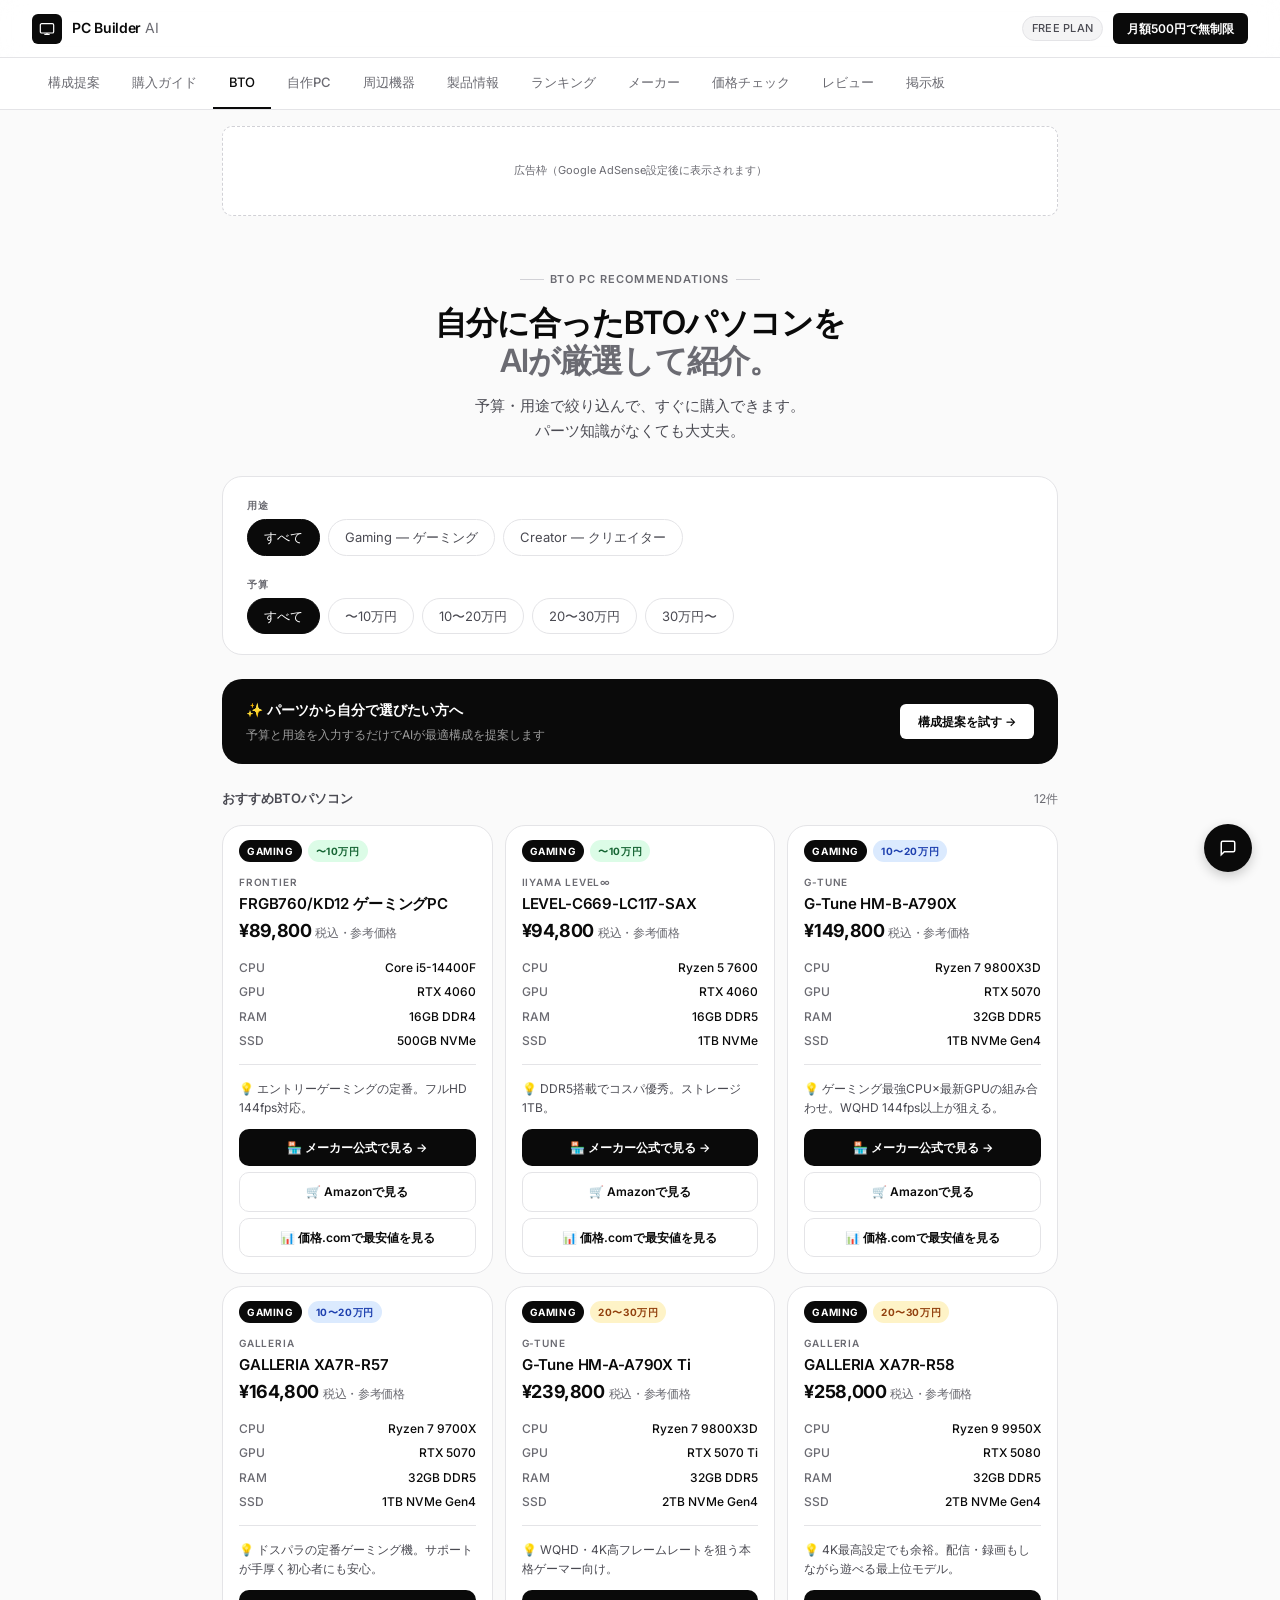
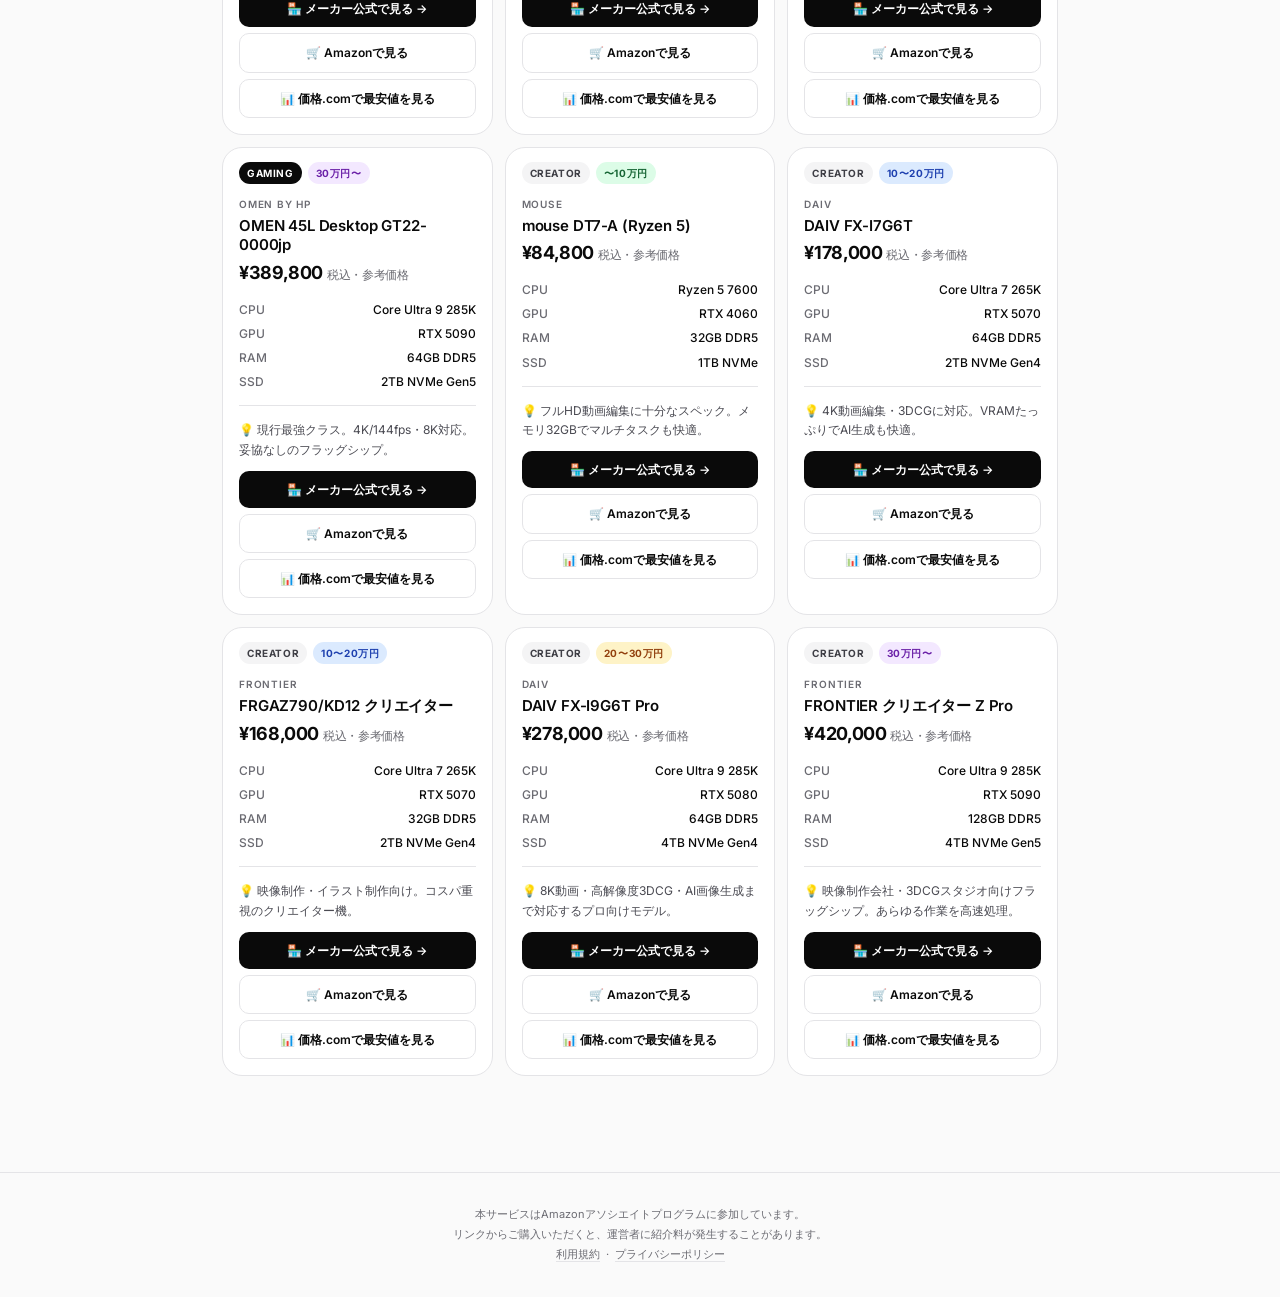
<file: bto.html>
<!DOCTYPE html>
<html lang="ja">
<head>
  <meta charset="UTF-8">
  <meta name="viewport" content="width=device-width, initial-scale=1.0">
  <title>BTOパソコン おすすめ — PC Builder AI</title>
  <meta name="description" content="ゲーミング・クリエイター向けBTOパソコンをAIが予算・用途別に厳選紹介。Amazonや各メーカーへの購入リンク付き。">
  <link rel="preconnect" href="https://fonts.googleapis.com">
  <link href="https://fonts.googleapis.com/css2?family=Inter:wght@300;400;500;600&display=swap" rel="stylesheet">
  <link rel="stylesheet" href="style.css">
  <style>
    
    
    

    /* Header */
    
    
    
    
    
    
    
    
    

    /* Nav */
    
    
    
    

    /* Hero */
    .hero { max-width: 900px; margin: 0 auto; padding: 3rem 2rem 2rem; text-align: center; }
    .hero-eyebrow { display: inline-flex; align-items: center; gap: 6px; font-size: 11px; font-weight: 600; letter-spacing: 0.1em; text-transform: uppercase; color: var(--gray-400); margin-bottom: 1rem; }
    .hero-eyebrow::before, .hero-eyebrow::after { content: ''; width: 24px; height: 1px; background: var(--gray-300); }
    .hero h1 { font-size: 32px; font-weight: 600; letter-spacing: -0.03em; line-height: 1.2; margin-bottom: 0.75rem; }
    .hero h1 em { font-style: normal; color: var(--gray-400); }
    .hero p { font-size: 15px; color: var(--gray-500); line-height: 1.7; }

    /* フィルター */
    .filter-wrap { max-width: 900px; margin: 0 auto; padding: 0 2rem 1.5rem; }
    .filter-inner { background: var(--white); border: 1px solid var(--gray-200); border-radius: var(--r-xl); padding: 1.25rem 1.5rem; display: flex; flex-wrap: wrap; gap: 1.25rem; align-items: flex-end; }
    .filter-group { display: flex; flex-direction: column; gap: 6px; }
    .filter-label { font-size: 10px; font-weight: 700; letter-spacing: 0.1em; text-transform: uppercase; color: var(--gray-400); }
    
    
    
    

    /* グリッド */
    .grid-wrap { max-width: 900px; margin: 0 auto; padding: 0 2rem 4rem; }
    .section-header { display: flex; align-items: center; justify-content: space-between; margin-bottom: 1rem; }
    .section-title { font-size: 13px; font-weight: 600; color: var(--gray-500); }
    .count-badge { font-size: 12px; color: var(--gray-400); }
    .bto-grid { display: grid; grid-template-columns: repeat(auto-fill, minmax(260px, 1fr)); gap: 12px; }

    /* BTOカード */
    .bto-card { background: var(--white); border: 1px solid var(--gray-200); border-radius: var(--r-xl); overflow: hidden; transition: border-color 0.15s, transform 0.15s; }
    .bto-card:hover { border-color: var(--gray-300); transform: translateY(-2px); }
    .card-badge-wrap { padding: 14px 16px 0; display: flex; gap: 6px; }
    .badge { font-size: 10px; font-weight: 700; letter-spacing: 0.06em; text-transform: uppercase; padding: 3px 8px; border-radius: 20px; }
    .badge-gaming { background: #0a0a0a; color: #fff; }
    .badge-creator { background: var(--gray-100); color: var(--gray-700); }
    .badge-budget { background: #dcfce7; color: #166534; }
    .badge-mid { background: #dbeafe; color: #1e40af; }
    .badge-high { background: #fef3c7; color: #92400e; }
    .badge-flagship { background: #f3e8ff; color: #6b21a8; }
    .card-body { padding: 12px 16px 16px; }
    .card-maker { font-size: 10px; font-weight: 600; letter-spacing: 0.08em; text-transform: uppercase; color: var(--gray-400); margin-bottom: 4px; }
    .card-name { font-size: 15px; font-weight: 600; color: var(--black); margin-bottom: 4px; line-height: 1.3; letter-spacing: -0.01em; }
    .card-price { font-size: 18px; font-weight: 700; color: var(--black); margin-bottom: 12px; letter-spacing: -0.02em; }
    .card-price span { font-size: 12px; font-weight: 400; color: var(--gray-400); margin-left: 4px; }
    .spec-list { display: flex; flex-direction: column; gap: 5px; margin-bottom: 14px; }
    .spec-row { display: flex; justify-content: space-between; align-items: center; font-size: 12px; }
    .spec-key { color: var(--gray-400); font-weight: 500; }
    .spec-val { color: var(--black); font-weight: 500; text-align: right; }
    .card-divider { height: 1px; background: var(--gray-200); margin-bottom: 14px; }
    .card-btn { display: flex; align-items: center; justify-content: center; gap: 5px; width: 100%; padding: 9px; border-radius: var(--r-md); background: var(--black); color: var(--white); border: none; cursor: pointer; font-size: 12px; font-weight: 600; text-decoration: none; transition: background 0.15s; font-family: inherit; }
    .card-btn:hover { background: var(--gray-700); }
    .card-btn-outline { background: var(--white); color: var(--black); border: 1px solid var(--gray-200); margin-top: 6px; }
    .card-btn-outline:hover { background: var(--gray-50); }

    /* AI提案バナー */
    .ai-banner { max-width: 900px; margin: 0 auto 1.5rem; padding: 0 2rem; }
    .ai-banner-inner { background: var(--black); border-radius: var(--r-xl); padding: 1.25rem 1.5rem; display: flex; align-items: center; justify-content: space-between; gap: 1rem; }
    .ai-banner-text { color: var(--white); }
    .ai-banner-title { font-size: 14px; font-weight: 600; margin-bottom: 3px; }
    .ai-banner-sub { font-size: 12px; color: rgba(255,255,255,0.6); }
    .ai-banner-btn { flex-shrink: 0; font-size: 12px; font-weight: 600; padding: 8px 18px; border-radius: var(--r-sm); background: var(--white); color: var(--black); border: none; cursor: pointer; text-decoration: none; white-space: nowrap; }

    /* 空状態 */
    
    
    .empty-text { font-size: 14px; }

    @media (max-width: 520px) {
      header { padding: 0 1.25rem; }
      .hero, .filter-wrap, .grid-wrap, .ai-banner { padding-left: 1.25rem; padding-right: 1.25rem; }
      .hero h1 { font-size: 24px; }
      .bto-grid { grid-template-columns: 1fr; }
      nav { padding: 0 1rem; }
    }

    
    

    /* チャットボット共通 */
    .chat-fab { position: fixed; bottom: 28px; right: 28px; width: 48px; height: 48px; border-radius: 50%; background: var(--black); color: var(--white); border: none; cursor: pointer; display: flex; align-items: center; justify-content: center; z-index: 300; transition: transform 0.15s, background 0.15s; box-shadow: 0 4px 12px rgba(0,0,0,0.2); }
    .chat-fab:hover { transform: scale(1.08); background: var(--gray-700); }
    .chat-window { position: fixed; bottom: 88px; right: 28px; width: 340px; max-height: 460px; background: var(--white); border: 1px solid var(--gray-200); border-radius: var(--r-xl); display: flex; flex-direction: column; z-index: 300; overflow: hidden; }
    .chat-header { padding: 14px 18px; background: var(--black); color: var(--white); font-size: 13px; font-weight: 600; display: flex; justify-content: space-between; align-items: center; }
    .chat-close { background: rgba(255,255,255,0.15); border: none; color: var(--white); font-size: 14px; cursor: pointer; width: 24px; height: 24px; border-radius: 50%; display: flex; align-items: center; justify-content: center; transition: background 0.15s; }
    .chat-close:hover { background: rgba(255,255,255,0.3); }
    .chat-messages { flex: 1; overflow-y: auto; padding: 14px; display: flex; flex-direction: column; gap: 10px; }
    .msg { max-width: 86%; padding: 9px 13px; border-radius: 14px; font-size: 12px; line-height: 1.65; }
    .msg.bot { background: var(--gray-100); color: var(--black); align-self: flex-start; border-bottom-left-radius: 4px; }
    .msg.user { background: var(--black); color: var(--white); align-self: flex-end; border-bottom-right-radius: 4px; }
    .msg.thinking-msg { background: var(--gray-100); color: var(--gray-400); align-self: flex-start; font-style: italic; }
    .chat-input-row { display: flex; gap: 8px; padding: 10px 12px; border-top: 1px solid var(--gray-200); background: var(--white); }
    .chat-input { flex: 1; padding: 8px 13px; border: 1px solid var(--gray-200); border-radius: 20px; font-size: 12px; outline: none; font-family: inherit; background: var(--gray-50); color: var(--black); transition: border-color 0.15s; }
    .chat-input:focus { border-color: var(--black); background: var(--white); }
    .chat-send { padding: 8px 14px; background: var(--black); color: var(--white); border: none; border-radius: 20px; cursor: pointer; font-size: 12px; font-weight: 600; font-family: inherit; transition: background 0.15s; }
    .chat-send:hover { background: var(--gray-700); }
  </style>
  <script async src="https://pagead2.googlesyndication.com/pagead/js/adsbygoogle.js?client=ca-pub-2996318130032504" crossorigin="anonymous"></script>
  <!-- Google Analytics -->
  <script async src="https://www.googletagmanager.com/gtag/js?id=G-GL3F4HVTTF"></script>
  <script>
    window.dataLayer = window.dataLayer || [];
    function gtag(){dataLayer.push(arguments);}
    gtag('js', new Date());
    gtag('config', 'G-GL3F4HVTTF');
  </script>
</head>
<body>

<header>
  <a class="logo" href="home.html">
    <div class="logo-mark">
      <svg viewBox="0 0 24 24"><rect x="2" y="4" width="20" height="14" rx="2"/><path d="M8 20h8M12 18v2"/></svg>
    </div>
    <span class="logo-text">PC Builder <span>AI</span></span>
  </a>
  <div class="header-right">
    <span class="badge-free">FREE PLAN</span>
    <a class="btn-upgrade" href="https://buy.stripe.com/7sY4gyaxT7gEacWfFicQU00" target="_blank" rel="noopener">月額500円で無制限</a>
  </div>
</header>

<nav>
  <a class="nav-item" href="index.html">構成提案</a>
  <a class="nav-item" href="guide.html">購入ガイド</a>
  <a class="nav-item active" href="bto.html">BTO</a>
  <a class="nav-item" href="build.html">自作PC</a>
  <a class="nav-item" href="peripherals.html">周辺機器</a>
  <a class="nav-item" href="product.html">製品情報</a>
  <a class="nav-item" href="ranking.html">ランキング</a>
  <a class="nav-item" href="maker.html">メーカー</a>
  <a class="nav-item" href="price.html">価格チェック</a>
  <a class="nav-item" href="reviews.html">レビュー</a>
  <a class="nav-item" href="board.html">掲示板</a>
</nav>
<!-- 広告枠（Google AdSense審査通過後に有効化） -->
<div style="max-width:900px;margin:1rem auto 0;padding:0 2rem;">
  <!-- <ins class="adsbygoogle" style="display:block" data-ad-client="ca-pub-XXXXXXXXXXXXXXXX" data-ad-slot="XXXXXXXXXX" data-ad-format="auto" data-full-width-responsive="true"></ins>
  <script>(adsbygoogle = window.adsbygoogle || []).push({});</script> -->
  <div style="background:var(--white,#fff);border:1px dashed #d1d1d6;border-radius:10px;padding:12px;text-align:center;font-size:11px;color:#6b6b72;min-height:90px;display:flex;align-items:center;justify-content:center;">広告枠（Google AdSense設定後に表示されます）</div>
</div>

<div class="hero">
  <div class="hero-eyebrow">BTO PC Recommendations</div>
  <h1>自分に合ったBTOパソコンを<br><em>AIが厳選して紹介。</em></h1>
  <p>予算・用途で絞り込んで、すぐに購入できます。<br>パーツ知識がなくても大丈夫。</p>
</div>

<!-- フィルター -->
<div class="filter-wrap">
  <div class="filter-inner">
    <div class="filter-group">
      <div class="filter-label">用途</div>
      <div class="chips" id="chips-use">
        <div class="chip active" data-filter="use" data-val="all">すべて</div>
        <div class="chip" data-filter="use" data-val="gaming">Gaming — ゲーミング</div>
        <div class="chip" data-filter="use" data-val="creator">Creator — クリエイター</div>
      </div>
    </div>
    <div class="filter-group">
      <div class="filter-label">予算</div>
      <div class="chips" id="chips-budget">
        <div class="chip active" data-filter="budget" data-val="all">すべて</div>
        <div class="chip" data-filter="budget" data-val="budget">〜10万円</div>
        <div class="chip" data-filter="budget" data-val="mid">10〜20万円</div>
        <div class="chip" data-filter="budget" data-val="high">20〜30万円</div>
        <div class="chip" data-filter="budget" data-val="flagship">30万円〜</div>
      </div>
    </div>
  </div>
</div>

<!-- AIバナー -->
<div class="ai-banner">
  <div class="ai-banner-inner">
    <div class="ai-banner-text">
      <div class="ai-banner-title">✨ パーツから自分で選びたい方へ</div>
      <div class="ai-banner-sub">予算と用途を入力するだけでAIが最適構成を提案します</div>
    </div>
    <a class="ai-banner-btn" href="index.html">構成提案を試す →</a>
  </div>
</div>

<!-- グリッド -->
<div class="grid-wrap">
  <div class="section-header">
    <div class="section-title">おすすめBTOパソコン</div>
    <div class="count-badge" id="count-badge"></div>
  </div>
  <div class="bto-grid" id="bto-grid"></div>
  <div class="empty" id="empty" style="display:none;">
    <div class="empty-icon">🖥️</div>
    <div class="empty-text">条件に合うBTOパソコンが見つかりませんでした</div>
  </div>
</div>

<!-- チャットボット -->
<button class="chat-fab" id="chat-fab" title="PCについて質問する">
  <svg width="18" height="18" viewBox="0 0 24 24" fill="none" stroke="currentColor" stroke-width="2"><path d="M21 15a2 2 0 01-2 2H7l-4 4V5a2 2 0 012-2h14a2 2 0 012 2z"/></svg>
</button>
<div class="chat-window" id="chat-window" style="display:none;">
  <div class="chat-header">
    <span>🖥️ PC相談 — AI Assistant</span>
    <button class="chat-close" id="chat-close">✕</button>
  </div>
  <div class="chat-messages" id="chat-messages">
    <div class="msg bot">こんにちは！PCパーツや自作PC、構成についてなんでも聞いてください。</div>
  </div>
  <div class="chat-input-row">
    <input type="text" class="chat-input" id="chat-input" placeholder="質問を入力...">
    <button class="chat-send" id="chat-send">送信</button>
  </div>
</div>

<footer>
  <p>本サービスはAmazonアソシエイトプログラムに参加しています。<br>
  リンクからご購入いただくと、運営者に紹介料が発生することがあります。<br>
  <a href="legal.html">利用規約</a> &nbsp;·&nbsp; <a href="legal.html">プライバシーポリシー</a></p>
</footer>

<script>
const AMAZON_TAG = 'pcbuilderai-22';

const BTO_DATA = [
  // ── ゲーミング・〜10万円 ──
  {
    id: 1, use: 'gaming', budget: 'budget',
    maker: 'FRONTIER', name: 'FRGB760/KD12 ゲーミングPC',
    price: 89800,
    specs: { CPU: 'Core i5-14400F', GPU: 'RTX 4060', RAM: '16GB DDR4', SSD: '500GB NVMe' },
    point: 'エントリーゲーミングの定番。フルHD 144fps対応。',
    makerUrl: 'https://www.frontier-direct.jp/direct/',
    amazonUrl: 'https://www.amazon.co.jp/s?k=FRONTIER+ゲーミングPC+RTX4060&tag=' + AMAZON_TAG,
    kakakuUrl: 'https://kakaku.com/search_results/FRONTIER+ゲーミングPC+RTX4060/'
  },
  {
    id: 2, use: 'gaming', budget: 'budget',
    maker: 'iiyama LEVEL∞', name: 'LEVEL-C669-LC117-SAX',
    price: 94800,
    specs: { CPU: 'Ryzen 5 7600', GPU: 'RTX 4060', RAM: '16GB DDR5', SSD: '1TB NVMe' },
    point: 'DDR5搭載でコスパ優秀。ストレージ1TB。',
    makerUrl: 'https://www.pc-koubou.jp/pc/gaming.php',
    amazonUrl: 'https://www.amazon.co.jp/s?k=iiyama+LEVEL+ゲーミングPC+RTX4060&tag=' + AMAZON_TAG,
    kakakuUrl: 'https://kakaku.com/search_results/iiyama+LEVEL+ゲーミングPC+RTX4060/'
  },
  // ── ゲーミング・10〜20万円 ──
  {
    id: 3, use: 'gaming', budget: 'mid',
    maker: 'G-Tune', name: 'G-Tune HM-B-A790X',
    price: 149800,
    specs: { CPU: 'Ryzen 7 9800X3D', GPU: 'RTX 5070', RAM: '32GB DDR5', SSD: '1TB NVMe Gen4' },
    point: 'ゲーミング最強CPU×最新GPUの組み合わせ。WQHD 144fps以上が狙える。',
    makerUrl: 'https://www.mouse-jp.co.jp/store/brand/g-tune/',
    amazonUrl: 'https://www.amazon.co.jp/s?k=マウスコンピューター+G-Tune+ゲーミングPC&tag=' + AMAZON_TAG,
    kakakuUrl: 'https://kakaku.com/search_results/G-Tune+ゲーミングPC+RTX5070/'
  },
  {
    id: 4, use: 'gaming', budget: 'mid',
    maker: 'GALLERIA', name: 'GALLERIA XA7R-R57',
    price: 164800,
    specs: { CPU: 'Ryzen 7 9700X', GPU: 'RTX 5070', RAM: '32GB DDR5', SSD: '1TB NVMe Gen4' },
    point: 'ドスパラの定番ゲーミング機。サポートが手厚く初心者にも安心。',
    makerUrl: 'https://www.dospara.co.jp/TC30',
    amazonUrl: 'https://www.amazon.co.jp/s?k=GALLERIA+ゲーミングPC+RTX5070&tag=' + AMAZON_TAG,
    kakakuUrl: 'https://kakaku.com/search_results/GALLERIA+ゲーミングPC+RTX5070/'
  },
  // ── ゲーミング・20〜30万円 ──
  {
    id: 5, use: 'gaming', budget: 'high',
    maker: 'G-Tune', name: 'G-Tune HM-A-A790X Ti',
    price: 239800,
    specs: { CPU: 'Ryzen 7 9800X3D', GPU: 'RTX 5070 Ti', RAM: '32GB DDR5', SSD: '2TB NVMe Gen4' },
    point: 'WQHD・4K高フレームレートを狙う本格ゲーマー向け。',
    makerUrl: 'https://www.mouse-jp.co.jp/store/brand/g-tune/',
    amazonUrl: 'https://www.amazon.co.jp/s?k=マウスコンピューター+G-Tune+RTX5070Ti&tag=' + AMAZON_TAG,
    kakakuUrl: 'https://kakaku.com/search_results/G-Tune+RTX5070Ti/'
  },
  {
    id: 6, use: 'gaming', budget: 'high',
    maker: 'GALLERIA', name: 'GALLERIA XA7R-R58',
    price: 258000,
    specs: { CPU: 'Ryzen 9 9950X', GPU: 'RTX 5080', RAM: '32GB DDR5', SSD: '2TB NVMe Gen4' },
    point: '4K最高設定でも余裕。配信・録画もしながら遊べる最上位モデル。',
    makerUrl: 'https://www.dospara.co.jp/TC30',
    amazonUrl: 'https://www.amazon.co.jp/s?k=GALLERIA+ゲーミングPC+RTX5080&tag=' + AMAZON_TAG,
    kakakuUrl: 'https://kakaku.com/search_results/GALLERIA+ゲーミングPC+RTX5080/'
  },
  // ── ゲーミング・30万円〜 ──
  {
    id: 7, use: 'gaming', budget: 'flagship',
    maker: 'OMEN by HP', name: 'OMEN 45L Desktop GT22-0000jp',
    price: 389800,
    specs: { CPU: 'Core Ultra 9 285K', GPU: 'RTX 5090', RAM: '64GB DDR5', SSD: '2TB NVMe Gen5' },
    point: '現行最強クラス。4K/144fps・8K対応。妥協なしのフラッグシップ。',
    makerUrl: 'https://jp.ext.hp.com/gaming/personal/',
    amazonUrl: 'https://www.amazon.co.jp/s?k=OMEN+HP+デスクトップ+RTX5090&tag=' + AMAZON_TAG,
    kakakuUrl: 'https://kakaku.com/search_results/OMEN+デスクトップ+RTX5090/'
  },
  // ── クリエイター・〜10万円 ──
  {
    id: 8, use: 'creator', budget: 'budget',
    maker: 'mouse', name: 'mouse DT7-A (Ryzen 5)',
    price: 84800,
    specs: { CPU: 'Ryzen 5 7600', GPU: 'RTX 4060', RAM: '32GB DDR5', SSD: '1TB NVMe' },
    point: 'フルHD動画編集に十分なスペック。メモリ32GBでマルチタスクも快適。',
    makerUrl: 'https://www.mouse-jp.co.jp/',
    amazonUrl: 'https://www.amazon.co.jp/s?k=マウスコンピューター+クリエイターPC+RTX4060&tag=' + AMAZON_TAG,
    kakakuUrl: 'https://kakaku.com/search_results/マウスコンピューター+クリエイターPC+RTX4060/'
  },
  // ── クリエイター・10〜20万円 ──
  {
    id: 9, use: 'creator', budget: 'mid',
    maker: 'DAIV', name: 'DAIV FX-I7G6T',
    price: 178000,
    specs: { CPU: 'Core Ultra 7 265K', GPU: 'RTX 5070', RAM: '64GB DDR5', SSD: '2TB NVMe Gen4' },
    point: '4K動画編集・3DCGに対応。VRAMたっぷりでAI生成も快適。',
    makerUrl: 'https://www.mouse-jp.co.jp/store/brand/daiv/',
    amazonUrl: 'https://www.amazon.co.jp/s?k=マウスコンピューター+DAIV+クリエイターPC&tag=' + AMAZON_TAG,
    kakakuUrl: 'https://kakaku.com/search_results/DAIV+クリエイターPC+RTX5070/'
  },
  {
    id: 10, use: 'creator', budget: 'mid',
    maker: 'FRONTIER', name: 'FRGAZ790/KD12 クリエイター',
    price: 168000,
    specs: { CPU: 'Core Ultra 7 265K', GPU: 'RTX 5070', RAM: '32GB DDR5', SSD: '2TB NVMe Gen4' },
    point: '映像制作・イラスト制作向け。コスパ重視のクリエイター機。',
    makerUrl: 'https://www.frontier-direct.jp/direct/',
    amazonUrl: 'https://www.amazon.co.jp/s?k=FRONTIER+クリエイターPC+RTX5070&tag=' + AMAZON_TAG,
    kakakuUrl: 'https://kakaku.com/search_results/FRONTIER+クリエイターPC+RTX5070/'
  },
  // ── クリエイター・20〜30万円 ──
  {
    id: 11, use: 'creator', budget: 'high',
    maker: 'DAIV', name: 'DAIV FX-I9G6T Pro',
    price: 278000,
    specs: { CPU: 'Core Ultra 9 285K', GPU: 'RTX 5080', RAM: '64GB DDR5', SSD: '4TB NVMe Gen4' },
    point: '8K動画・高解像度3DCG・AI画像生成まで対応するプロ向けモデル。',
    makerUrl: 'https://www.mouse-jp.co.jp/store/brand/daiv/',
    amazonUrl: 'https://www.amazon.co.jp/s?k=マウスコンピューター+DAIV+RTX5080&tag=' + AMAZON_TAG,
    kakakuUrl: 'https://kakaku.com/search_results/DAIV+RTX5080/'
  },
  // ── クリエイター・30万円〜 ──
  {
    id: 12, use: 'creator', budget: 'flagship',
    maker: 'FRONTIER', name: 'FRONTIER クリエイター Z Pro',
    price: 420000,
    specs: { CPU: 'Core Ultra 9 285K', GPU: 'RTX 5090', RAM: '128GB DDR5', SSD: '4TB NVMe Gen5' },
    point: '映像制作会社・3DCGスタジオ向けフラッグシップ。あらゆる作業を高速処理。',
    makerUrl: 'https://www.frontier-direct.jp/direct/',
    amazonUrl: 'https://www.amazon.co.jp/s?k=FRONTIER+クリエイター+RTX5090&tag=' + AMAZON_TAG,
    kakakuUrl: 'https://kakaku.com/search_results/FRONTIER+クリエイター+RTX5090/'
  },
];

let filterUse = 'all';
let filterBudget = 'all';

const budgetLabel = { budget: '〜10万円', mid: '10〜20万円', high: '20〜30万円', flagship: '30万円〜' };
const useLabel = { gaming: 'Gaming', creator: 'Creator' };

function getBadgeClass(val, type) {
  if (type === 'use') return val === 'gaming' ? 'badge-gaming' : 'badge-creator';
  return { budget: 'badge-budget', mid: 'badge-mid', high: 'badge-high', flagship: 'badge-flagship' }[val] || '';
}

function renderCards() {
  const filtered = BTO_DATA.filter(b => {
    const matchUse = filterUse === 'all' || b.use === filterUse;
    const matchBudget = filterBudget === 'all' || b.budget === filterBudget;
    return matchUse && matchBudget;
  });

  document.getElementById('count-badge').textContent = filtered.length + '件';
  const grid = document.getElementById('bto-grid');
  const empty = document.getElementById('empty');

  if (filtered.length === 0) {
    grid.innerHTML = '';
    empty.style.display = 'block';
    return;
  }

  empty.style.display = 'none';
  grid.innerHTML = filtered.map(b => `
    <div class="bto-card">
      <div class="card-badge-wrap">
        <span class="badge ${getBadgeClass(b.use, 'use')}">${useLabel[b.use]}</span>
        <span class="badge ${getBadgeClass(b.budget, 'budget')}">${budgetLabel[b.budget]}</span>
      </div>
      <div class="card-body">
        <div class="card-maker">${b.maker}</div>
        <div class="card-name">${b.name}</div>
        <div class="card-price">¥${b.price.toLocaleString()}<span>税込・参考価格</span></div>
        <div class="spec-list">
          ${Object.entries(b.specs).map(([k,v]) => `
            <div class="spec-row">
              <span class="spec-key">${k}</span>
              <span class="spec-val">${v}</span>
            </div>
          `).join('')}
        </div>
        <div class="card-divider"></div>
        <div style="font-size:12px;color:var(--gray-500);margin-bottom:12px;line-height:1.6;">💡 ${b.point}</div>
        <a class="card-btn" href="${b.makerUrl}" target="_blank" rel="noopener">🏪 メーカー公式で見る →</a>
        <a class="card-btn card-btn-outline" href="${b.amazonUrl}" target="_blank" rel="noopener sponsored" style="margin-top:6px;">🛒 Amazonで見る</a>
        <a class="card-btn card-btn-outline" href="${b.kakakuUrl}" target="_blank" rel="noopener" style="margin-top:6px;">📊 価格.comで最安値を見る</a>
      </div>
    </div>
  `).join('');
}

document.querySelectorAll('.chip[data-filter]').forEach(chip => {
  chip.addEventListener('click', function() {
    const filter = this.dataset.filter;
    const val = this.dataset.val;
    if (filter === 'use') filterUse = val;
    if (filter === 'budget') filterBudget = val;
    document.querySelectorAll(`.chip[data-filter="${filter}"]`).forEach(c => c.classList.remove('active'));
    this.classList.add('active');
    renderCards();
  });
});

renderCards();

// チャットボット
(function() {
  const fab = document.getElementById('chat-fab');
  const win = document.getElementById('chat-window');
  const msgs = document.getElementById('chat-messages');
  const input = document.getElementById('chat-input');
  let history = [];

  fab.addEventListener('click', () => {
    const open = win.style.display !== 'none';
    win.style.display = open ? 'none' : 'flex';
    win.style.flexDirection = 'column';
    if (!open) input.focus();
  });
  document.getElementById('chat-close').addEventListener('click', () => { win.style.display = 'none'; });

  function addMsg(text, role) {
    const d = document.createElement('div');
    d.className = 'msg ' + role;
    d.textContent = text;
    msgs.appendChild(d);
    msgs.scrollTop = msgs.scrollHeight;
    return d;
  }

  async function send() {
    const text = input.value.trim();
    if (!text) return;
    input.value = '';
    addMsg(text, 'user');
    history.push({ role: 'user', content: text });
    const thinking = addMsg('考え中...', 'thinking-msg');
    try {
      const res = await fetch('/api/chat', {
        method: 'POST',
        headers: { 'Content-Type': 'application/json' },
        body: JSON.stringify({
          system: 'あなたは2026年6月現在の日本市場に精通したPCパーツ・自作PCの専門家です。質問に日本語で簡潔に3〜5文で答えてください。RTX 50シリーズ・Ryzen 9000シリーズ・DDR5高騰などの最新状況を踏まえて回答してください。',
          messages: history,
          max_tokens: 600
        })
      });
      const data = await res.json();
      const reply = data.choices?.[0]?.message?.content
        || data.content?.map(b => b.text||'').join('')
        || 'エラーが発生しました。';
      history.push({ role: 'assistant', content: reply });
      thinking.remove();
      addMsg(reply, 'bot');
    } catch(e) {
      thinking.remove();
      addMsg('エラーが発生しました。', 'bot');
    }
  }

  document.getElementById('chat-send').addEventListener('click', send);
  input.addEventListener('keydown', e => { if (e.key === 'Enter') send(); });
})();
</script>
</body>
</html>
</file>
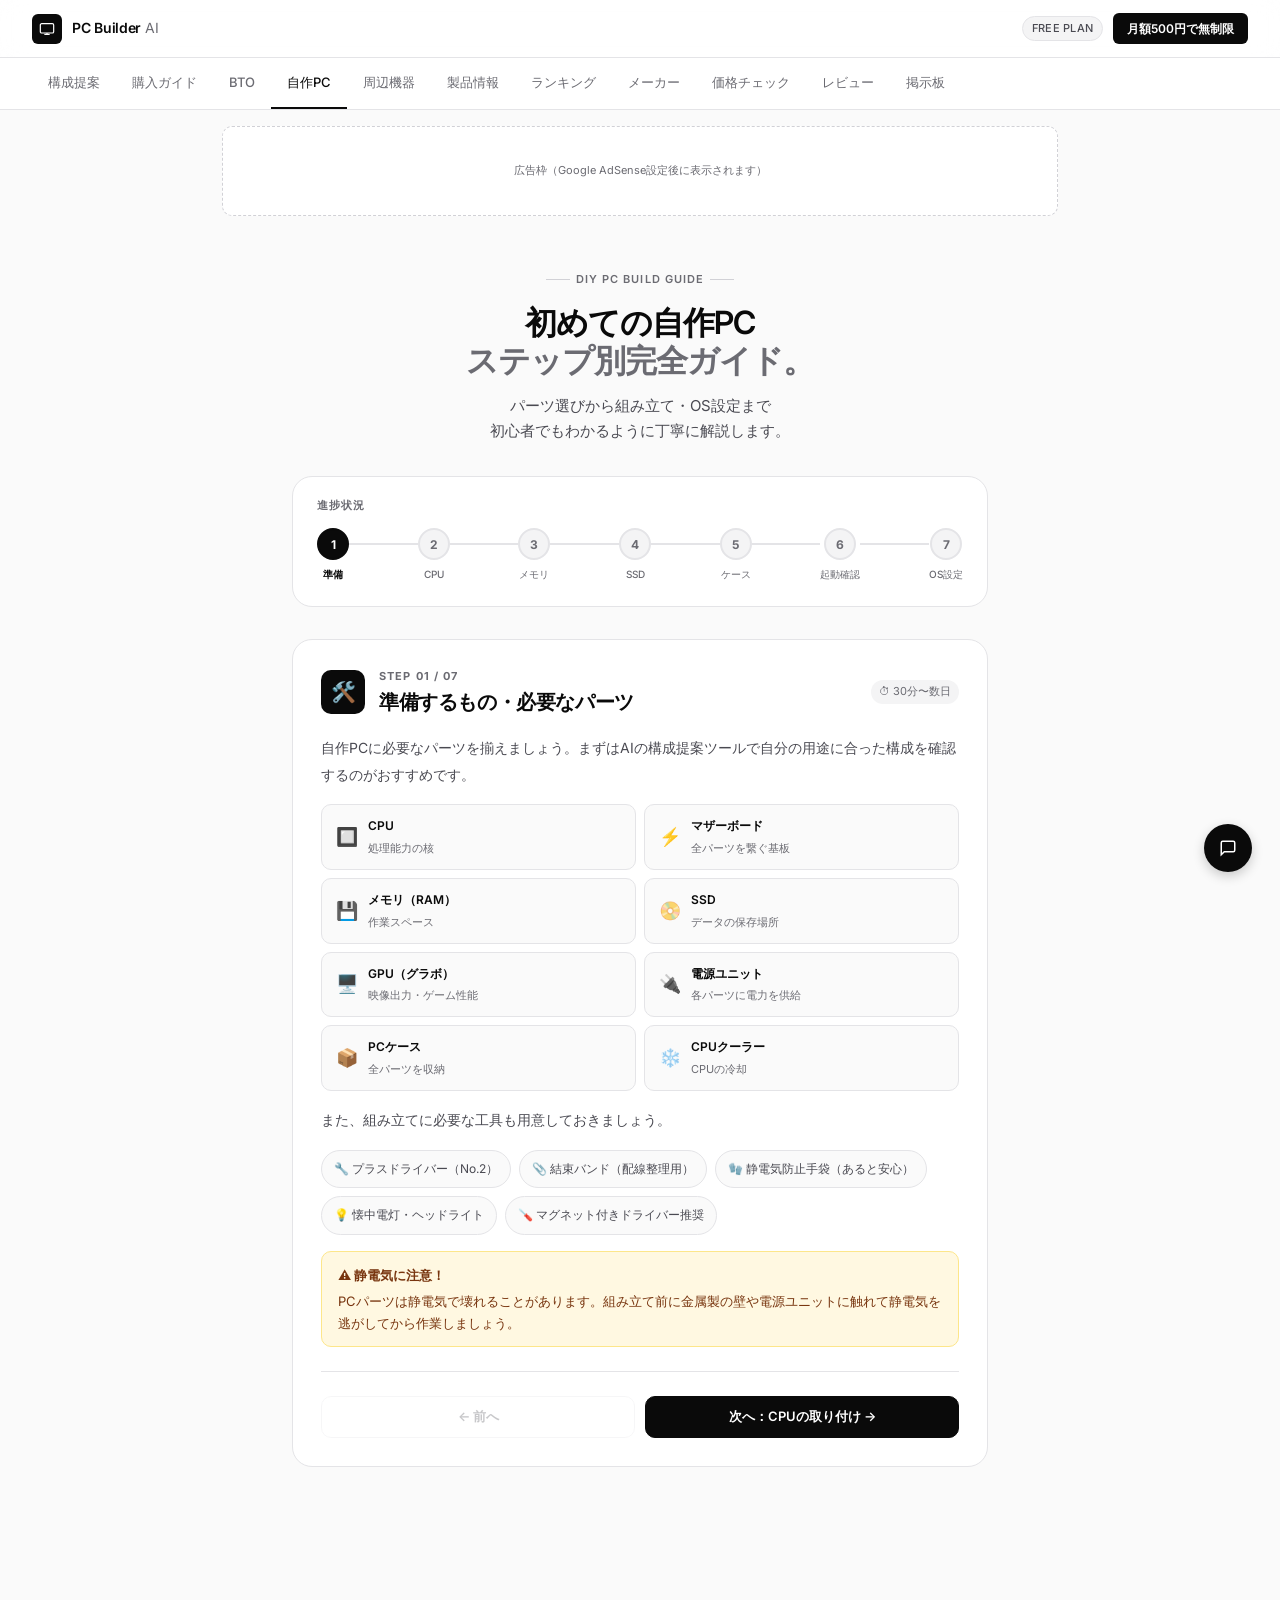
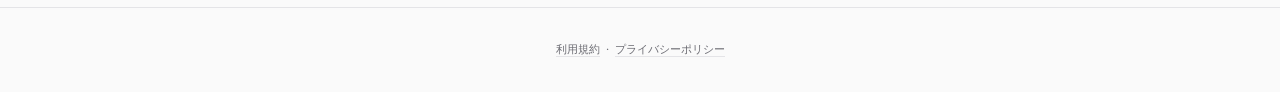
<file: build.html>
<!DOCTYPE html>
<html lang="ja">
<head>
  <meta charset="UTF-8">
  <meta name="viewport" content="width=device-width, initial-scale=1.0">
  <title>自作PCの作り方 — PC Builder AI</title>
  <meta name="description" content="初心者向け自作PC組み立てガイド。パーツ選びから組み立て・OSインストールまで手順を丁寧に解説。">
  <link rel="preconnect" href="https://fonts.googleapis.com">
  <link href="https://fonts.googleapis.com/css2?family=Inter:wght@300;400;500;600&display=swap" rel="stylesheet">
  <link rel="stylesheet" href="style.css">
  <style>
    
    
    

    
    
    
    
    
    
    
    
    

    
    
    
    

    .hero { max-width: 760px; margin: 0 auto; padding: 3rem 2rem 2rem; text-align: center; }
    .hero-eyebrow { display: inline-flex; align-items: center; gap: 6px; font-size: 11px; font-weight: 600; letter-spacing: 0.1em; text-transform: uppercase; color: var(--gray-400); margin-bottom: 1rem; }
    .hero-eyebrow::before, .hero-eyebrow::after { content: ''; width: 24px; height: 1px; background: var(--gray-300); }
    .hero h1 { font-size: 32px; font-weight: 600; letter-spacing: -0.03em; line-height: 1.2; margin-bottom: 0.75rem; }
    .hero h1 em { font-style: normal; color: var(--gray-400); }
    .hero p { font-size: 15px; color: var(--gray-500); line-height: 1.7; }

    /* 進捗バー */
    .progress-wrap { max-width: 760px; margin: 0 auto; padding: 0 2rem 2rem; }
    .progress-inner { background: var(--white); border: 1px solid var(--gray-200); border-radius: var(--r-xl); padding: 1.25rem 1.5rem; }
    .progress-title { font-size: 11px; font-weight: 700; letter-spacing: 0.1em; text-transform: uppercase; color: var(--gray-400); margin-bottom: 14px; }
    .steps-row { display: flex; align-items: center; gap: 0; overflow-x: auto; padding-bottom: 4px; }
    .step-dot-wrap { display: flex; flex-direction: column; align-items: center; gap: 6px; flex-shrink: 0; cursor: pointer; }
    .step-dot { width: 32px; height: 32px; border-radius: 50%; background: var(--gray-100); border: 2px solid var(--gray-200); display: flex; align-items: center; justify-content: center; font-size: 12px; font-weight: 700; color: var(--gray-400); transition: all 0.2s; }
    .step-dot.active { background: var(--black); border-color: var(--black); color: var(--white); }
    .step-dot.done { background: var(--gray-700); border-color: var(--gray-700); color: var(--white); }
    .step-label { font-size: 10px; color: var(--gray-400); white-space: nowrap; font-weight: 500; }
    .step-label.active { color: var(--black); font-weight: 600; }
    .step-line { flex: 1; height: 2px; background: var(--gray-200); min-width: 16px; margin-bottom: 22px; }
    .step-line.done { background: var(--gray-700); }

    /* コンテンツ */
    .content-wrap { max-width: 760px; margin: 0 auto; padding: 0 2rem 6rem; }

    .step-card { background: var(--white); border: 1px solid var(--gray-200); border-radius: var(--r-xl); padding: 1.75rem; margin-bottom: 12px; display: none; }
    .step-card.visible { display: block; }
    .step-header { display: flex; align-items: center; gap: 14px; margin-bottom: 1.25rem; }
    .step-icon { width: 44px; height: 44px; border-radius: var(--r-md); background: var(--black); display: flex; align-items: center; justify-content: center; font-size: 20px; flex-shrink: 0; }
    .step-meta { flex: 1; }
    .step-num-label { font-size: 11px; font-weight: 700; letter-spacing: 0.1em; text-transform: uppercase; color: var(--gray-400); margin-bottom: 3px; }
    .step-title { font-size: 20px; font-weight: 600; letter-spacing: -0.02em; color: var(--black); line-height: 1.3; }
    .step-time { font-size: 11px; color: var(--gray-400); background: var(--gray-100); padding: 3px 8px; border-radius: 20px; flex-shrink: 0; }

    .step-body { font-size: 14px; color: var(--gray-500); line-height: 1.9; }
    .step-body p { margin-bottom: 1rem; }

    /* 手順リスト */
    .procedure { display: flex; flex-direction: column; gap: 10px; margin: 1rem 0; }
    .proc-item { display: flex; gap: 14px; padding: 14px 16px; background: var(--gray-50); border-radius: var(--r-lg); border: 1px solid var(--gray-200); }
    .proc-num { width: 24px; height: 24px; border-radius: 50%; background: var(--black); color: var(--white); font-size: 11px; font-weight: 700; display: flex; align-items: center; justify-content: center; flex-shrink: 0; margin-top: 1px; }
    .proc-text { font-size: 13px; color: var(--gray-500); line-height: 1.7; }
    .proc-text strong { color: var(--black); display: block; margin-bottom: 3px; font-size: 13px; font-weight: 600; }

    /* 警告ボックス */
    .warn-box { background: #fff8e1; border: 1px solid #fde68a; border-radius: var(--r-md); padding: 12px 16px; margin: 1rem 0; font-size: 13px; color: #78350f; line-height: 1.7; }
    .warn-box strong { display: block; margin-bottom: 4px; }
    .point-box { background: var(--gray-50); border-left: 3px solid var(--black); border-radius: 0 var(--r-md) var(--r-md) 0; padding: 14px 16px; margin: 1rem 0; font-size: 13px; color: var(--gray-500); line-height: 1.7; }
    .point-box strong { color: var(--black); }

    /* パーツリスト */
    .parts-list { display: grid; grid-template-columns: 1fr 1fr; gap: 8px; margin: 1rem 0; }
    .part-item { display: flex; align-items: center; gap: 10px; padding: 10px 14px; background: var(--gray-50); border-radius: var(--r-md); border: 1px solid var(--gray-200); }
    .part-icon { font-size: 18px; flex-shrink: 0; }
    .part-name { font-size: 12px; font-weight: 600; color: var(--black); }
    .part-desc { font-size: 11px; color: var(--gray-400); }

    /* ツールリスト */
    .tools-list { display: flex; flex-wrap: wrap; gap: 8px; margin: 1rem 0; }
    .tool-item { display: flex; align-items: center; gap: 6px; padding: 7px 12px; background: var(--gray-50); border: 1px solid var(--gray-200); border-radius: 20px; font-size: 12px; color: var(--gray-500); }

    /* ナビゲーション */
    .step-nav { display: flex; gap: 10px; margin-top: 1.5rem; padding-top: 1.5rem; border-top: 1px solid var(--gray-200); }
    .nav-btn { flex: 1; padding: 11px; border-radius: var(--r-md); font-size: 13px; font-weight: 600; cursor: pointer; font-family: inherit; transition: all 0.15s; border: 1px solid var(--gray-200); }
    .nav-btn-prev { background: var(--white); color: var(--gray-500); }
    .nav-btn-prev:hover { border-color: var(--black); color: var(--black); }
    .nav-btn-next { background: var(--black); color: var(--white); border-color: var(--black); }
    .nav-btn-next:hover { background: var(--gray-700); }
    .nav-btn:disabled { opacity: 0.3; cursor: not-allowed; }

    /* 完了画面 */
    .complete-card { background: var(--black); border-radius: var(--r-xl); padding: 2rem; text-align: center; margin-bottom: 12px; display: none; }
    .complete-card.visible { display: block; }
    .complete-icon { font-size: 48px; margin-bottom: 1rem; }
    .complete-title { font-size: 24px; font-weight: 600; color: var(--white); margin-bottom: 8px; }
    .complete-sub { font-size: 14px; color: rgba(255,255,255,0.6); line-height: 1.7; margin-bottom: 1.5rem; }
    .complete-buttons { display: flex; gap: 10px; justify-content: center; flex-wrap: wrap; }
    .complete-btn { padding: 10px 22px; border-radius: var(--r-md); font-size: 13px; font-weight: 600; text-decoration: none; }
    .complete-btn-primary { background: var(--white); color: var(--black); }
    .complete-btn-secondary { background: rgba(255,255,255,0.15); color: var(--white); border: 1px solid rgba(255,255,255,0.3); }

    @media (max-width: 520px) {
      header { padding: 0 1.25rem; }
      nav { padding: 0 1rem; }
      .hero, .progress-wrap, .content-wrap { padding-left: 1.25rem; padding-right: 1.25rem; }
      .hero h1 { font-size: 24px; }
      .parts-list { grid-template-columns: 1fr; }
    }

    
    

    /* チャットボット共通 */
    .chat-fab { position: fixed; bottom: 28px; right: 28px; width: 48px; height: 48px; border-radius: 50%; background: var(--black); color: var(--white); border: none; cursor: pointer; display: flex; align-items: center; justify-content: center; z-index: 300; transition: transform 0.15s, background 0.15s; box-shadow: 0 4px 12px rgba(0,0,0,0.2); }
    .chat-fab:hover { transform: scale(1.08); background: var(--gray-700); }
    .chat-window { position: fixed; bottom: 88px; right: 28px; width: 340px; max-height: 460px; background: var(--white); border: 1px solid var(--gray-200); border-radius: var(--r-xl); display: flex; flex-direction: column; z-index: 300; overflow: hidden; }
    .chat-header { padding: 14px 18px; background: var(--black); color: var(--white); font-size: 13px; font-weight: 600; display: flex; justify-content: space-between; align-items: center; }
    .chat-close { background: rgba(255,255,255,0.15); border: none; color: var(--white); font-size: 14px; cursor: pointer; width: 24px; height: 24px; border-radius: 50%; display: flex; align-items: center; justify-content: center; transition: background 0.15s; }
    .chat-close:hover { background: rgba(255,255,255,0.3); }
    .chat-messages { flex: 1; overflow-y: auto; padding: 14px; display: flex; flex-direction: column; gap: 10px; }
    .msg { max-width: 86%; padding: 9px 13px; border-radius: 14px; font-size: 12px; line-height: 1.65; }
    .msg.bot { background: var(--gray-100); color: var(--black); align-self: flex-start; border-bottom-left-radius: 4px; }
    .msg.user { background: var(--black); color: var(--white); align-self: flex-end; border-bottom-right-radius: 4px; }
    .msg.thinking-msg { background: var(--gray-100); color: var(--gray-400); align-self: flex-start; font-style: italic; }
    .chat-input-row { display: flex; gap: 8px; padding: 10px 12px; border-top: 1px solid var(--gray-200); background: var(--white); }
    .chat-input { flex: 1; padding: 8px 13px; border: 1px solid var(--gray-200); border-radius: 20px; font-size: 12px; outline: none; font-family: inherit; background: var(--gray-50); color: var(--black); transition: border-color 0.15s; }
    .chat-input:focus { border-color: var(--black); background: var(--white); }
    .chat-send { padding: 8px 14px; background: var(--black); color: var(--white); border: none; border-radius: 20px; cursor: pointer; font-size: 12px; font-weight: 600; font-family: inherit; transition: background 0.15s; }
    .chat-send:hover { background: var(--gray-700); }
  </style>
  <script async src="https://pagead2.googlesyndication.com/pagead/js/adsbygoogle.js?client=ca-pub-2996318130032504" crossorigin="anonymous"></script>
  <!-- Google Analytics -->
  <script async src="https://www.googletagmanager.com/gtag/js?id=G-GL3F4HVTTF"></script>
  <script>
    window.dataLayer = window.dataLayer || [];
    function gtag(){dataLayer.push(arguments);}
    gtag('js', new Date());
    gtag('config', 'G-GL3F4HVTTF');
  </script>
</head>
<body>

<header>
  <a class="logo" href="home.html">
    <div class="logo-mark">
      <svg viewBox="0 0 24 24"><rect x="2" y="4" width="20" height="14" rx="2"/><path d="M8 20h8M12 18v2"/></svg>
    </div>
    <span class="logo-text">PC Builder <span>AI</span></span>
  </a>
  <div class="header-right">
    <span class="badge-free">FREE PLAN</span>
    <a class="btn-upgrade" href="https://buy.stripe.com/7sY4gyaxT7gEacWfFicQU00" target="_blank" rel="noopener">月額500円で無制限</a>
  </div>
</header>

<nav>
  <a class="nav-item" href="index.html">構成提案</a>
  <a class="nav-item" href="guide.html">購入ガイド</a>
  <a class="nav-item" href="bto.html">BTO</a>
  <a class="nav-item active" href="build.html">自作PC</a>
  <a class="nav-item" href="peripherals.html">周辺機器</a>
  <a class="nav-item" href="product.html">製品情報</a>
  <a class="nav-item" href="ranking.html">ランキング</a>
  <a class="nav-item" href="maker.html">メーカー</a>
  <a class="nav-item" href="price.html">価格チェック</a>
  <a class="nav-item" href="reviews.html">レビュー</a>
  <a class="nav-item" href="board.html">掲示板</a>
</nav>
<!-- 広告枠（Google AdSense審査通過後に有効化） -->
<div style="max-width:900px;margin:1rem auto 0;padding:0 2rem;">
  <!-- <ins class="adsbygoogle" style="display:block" data-ad-client="ca-pub-XXXXXXXXXXXXXXXX" data-ad-slot="XXXXXXXXXX" data-ad-format="auto" data-full-width-responsive="true"></ins>
  <script>(adsbygoogle = window.adsbygoogle || []).push({});</script> -->
  <div style="background:var(--white,#fff);border:1px dashed #d1d1d6;border-radius:10px;padding:12px;text-align:center;font-size:11px;color:#6b6b72;min-height:90px;display:flex;align-items:center;justify-content:center;">広告枠（Google AdSense設定後に表示されます）</div>
</div>

<div class="hero">
  <div class="hero-eyebrow">DIY PC Build Guide</div>
  <h1>初めての自作PC<br><em>ステップ別完全ガイド。</em></h1>
  <p>パーツ選びから組み立て・OS設定まで<br>初心者でもわかるように丁寧に解説します。</p>
</div>

<!-- 進捗バー -->
<div class="progress-wrap">
  <div class="progress-inner">
    <div class="progress-title">進捗状況</div>
    <div class="steps-row" id="steps-row"></div>
  </div>
</div>

<div class="content-wrap">

  <!-- Step 1: 準備するもの -->
  <div class="step-card visible" id="card-0">
    <div class="step-header">
      <div class="step-icon">🛠️</div>
      <div class="step-meta">
        <div class="step-num-label">Step 01 / 07</div>
        <div class="step-title">準備するもの・必要なパーツ</div>
      </div>
      <div class="step-time">⏱ 30分〜数日</div>
    </div>
    <div class="step-body">
      <p>自作PCに必要なパーツを揃えましょう。まずはAIの構成提案ツールで自分の用途に合った構成を確認するのがおすすめです。</p>
      <div class="parts-list">
        <div class="part-item"><span class="part-icon">🔲</span><div><div class="part-name">CPU</div><div class="part-desc">処理能力の核</div></div></div>
        <div class="part-item"><span class="part-icon">⚡</span><div><div class="part-name">マザーボード</div><div class="part-desc">全パーツを繋ぐ基板</div></div></div>
        <div class="part-item"><span class="part-icon">💾</span><div><div class="part-name">メモリ（RAM）</div><div class="part-desc">作業スペース</div></div></div>
        <div class="part-item"><span class="part-icon">📀</span><div><div class="part-name">SSD</div><div class="part-desc">データの保存場所</div></div></div>
        <div class="part-item"><span class="part-icon">🖥️</span><div><div class="part-name">GPU（グラボ）</div><div class="part-desc">映像出力・ゲーム性能</div></div></div>
        <div class="part-item"><span class="part-icon">🔌</span><div><div class="part-name">電源ユニット</div><div class="part-desc">各パーツに電力を供給</div></div></div>
        <div class="part-item"><span class="part-icon">📦</span><div><div class="part-name">PCケース</div><div class="part-desc">全パーツを収納</div></div></div>
        <div class="part-item"><span class="part-icon">❄️</span><div><div class="part-name">CPUクーラー</div><div class="part-desc">CPUの冷却</div></div></div>
      </div>
      <p style="margin-top:1rem;">また、組み立てに必要な工具も用意しておきましょう。</p>
      <div class="tools-list">
        <div class="tool-item">🔧 プラスドライバー（No.2）</div>
        <div class="tool-item">📎 結束バンド（配線整理用）</div>
        <div class="tool-item">🧤 静電気防止手袋（あると安心）</div>
        <div class="tool-item">💡 懐中電灯・ヘッドライト</div>
        <div class="tool-item">🪛 マグネット付きドライバー推奨</div>
      </div>
      <div class="warn-box" style="margin-top:1rem;">
        <strong>⚠️ 静電気に注意！</strong>
        PCパーツは静電気で壊れることがあります。組み立て前に金属製の壁や電源ユニットに触れて静電気を逃がしてから作業しましょう。
      </div>
      <div class="step-nav">
        <button class="nav-btn nav-btn-prev" disabled>← 前へ</button>
        <button class="nav-btn nav-btn-next" onclick="goStep(1)">次へ：CPUの取り付け →</button>
      </div>
    </div>
  </div>

  <!-- Step 2: CPU -->
  <div class="step-card" id="card-1">
    <div class="step-header">
      <div class="step-icon">🔲</div>
      <div class="step-meta">
        <div class="step-num-label">Step 02 / 07</div>
        <div class="step-title">CPUをマザーボードに取り付ける</div>
      </div>
      <div class="step-time">⏱ 10〜15分</div>
    </div>
    <div class="step-body">
      <p>CPUの取り付けは自作PCで最も繊細な作業のひとつです。ピンを曲げないよう慎重に作業しましょう。</p>
      <div class="procedure">
        <div class="proc-item"><div class="proc-num">1</div><div class="proc-text"><strong>マザーボードをダンボールの上に置く</strong>静電気防止のため、最初はマザーボードを箱の上に置いて作業します。ケースに入れるのは後でOK。</div></div>
        <div class="proc-item"><div class="proc-num">2</div><div class="proc-text"><strong>CPUソケットのレバーを持ち上げる</strong>ソケット横のレバーを引き上げてカバーを開きます。ピンに触れないよう注意。</div></div>
        <div class="proc-item"><div class="proc-num">3</div><div class="proc-text"><strong>CPUの向きを確認して置く</strong>CPU・ソケットにある三角マークを合わせます。絶対に力を入れず、そっと置くだけでOK。</div></div>
        <div class="proc-item"><div class="proc-num">4</div><div class="proc-text"><strong>レバーを下げてロックする</strong>CPUが正しく置かれたらレバーをゆっくり下げてロック。少し硬く感じるのは正常です。</div></div>
        <div class="proc-item"><div class="proc-num">5</div><div class="proc-text"><strong>CPUクーラーを取り付ける</strong>付属のグリスをCPU中央に米粒大で塗り、クーラーを上から乗せてネジで固定。対角線上に締めていく。</div></div>
      </div>
      <div class="warn-box">
        <strong>⚠️ 最重要：ピンを絶対に曲げない</strong>
        AMDのCPUはマザーボード側にピンがあります。斜めに挿すとピンが曲がって修復不能になる場合があります。向きを確認してから真っ直ぐ乗せましょう。
      </div>
      <div class="step-nav">
        <button class="nav-btn nav-btn-prev" onclick="goStep(0)">← 前へ</button>
        <button class="nav-btn nav-btn-next" onclick="goStep(2)">次へ：メモリの取り付け →</button>
      </div>
    </div>
  </div>

  <!-- Step 3: メモリ -->
  <div class="step-card" id="card-2">
    <div class="step-header">
      <div class="step-icon">💾</div>
      <div class="step-meta">
        <div class="step-num-label">Step 03 / 07</div>
        <div class="step-title">メモリをスロットに挿す</div>
      </div>
      <div class="step-time">⏱ 5〜10分</div>
    </div>
    <div class="step-body">
      <p>メモリの取り付けはシンプルですが、スロットの位置を間違えると性能が出ません。マザーボードの説明書でスロット位置を確認してから作業しましょう。</p>
      <div class="procedure">
        <div class="proc-item"><div class="proc-num">1</div><div class="proc-text"><strong>スロットの位置を確認する</strong>2枚挿しの場合、マザーボードの説明書に「A2・B2スロット」など推奨スロットが記載されています。必ず確認。</div></div>
        <div class="proc-item"><div class="proc-num">2</div><div class="proc-text"><strong>スロットのクリップを開く</strong>スロット両端（または片端）のプラスチッククリップを外側に倒して開きます。</div></div>
        <div class="proc-item"><div class="proc-num">3</div><div class="proc-text"><strong>メモリの向きを確認する</strong>メモリ基板の切り欠きとスロットの突起を合わせます。向きが違うと絶対に挿さりません。</div></div>
        <div class="proc-item"><div class="proc-num">4</div><div class="proc-text"><strong>上から均等に力をかけて押し込む</strong>「パチン」とクリック音がするまでしっかり押し込みます。片側だけ浮いていると起動しません。</div></div>
      </div>
      <div class="point-box"><strong>デュアルチャンネルについて：</strong>メモリは2枚セットで同じスロット色に挿すことでデュアルチャンネル動作になり、性能が上がります。説明書の推奨スロットに挿しましょう。</div>
      <div class="step-nav">
        <button class="nav-btn nav-btn-prev" onclick="goStep(1)">← 前へ</button>
        <button class="nav-btn nav-btn-next" onclick="goStep(3)">次へ：SSDの取り付け →</button>
      </div>
    </div>
  </div>

  <!-- Step 4: SSD -->
  <div class="step-card" id="card-3">
    <div class="step-header">
      <div class="step-icon">📀</div>
      <div class="step-meta">
        <div class="step-num-label">Step 04 / 07</div>
        <div class="step-title">SSDを取り付ける</div>
      </div>
      <div class="step-time">⏱ 5〜10分</div>
    </div>
    <div class="step-body">
      <p>現在のPCはほとんどがM.2 NVMe SSDを使います。マザーボードに直接挿すだけでケーブル不要なのでとても簡単です。</p>
      <div class="procedure">
        <div class="proc-item"><div class="proc-num">1</div><div class="proc-text"><strong>M.2スロットの場所を確認する</strong>マザーボードの説明書でM.2スロットの位置を確認。複数ある場合はGen4対応スロットに挿すのが推奨。</div></div>
        <div class="proc-item"><div class="proc-num">2</div><div class="proc-text"><strong>スロットのネジを外す</strong>M.2スロット端のネジを外して保持具を取り外します。小さいネジなので失くさないよう注意。</div></div>
        <div class="proc-item"><div class="proc-num">3</div><div class="proc-text"><strong>SSDを斜め30度で挿す</strong>切り欠きを合わせて斜め30度の角度で挿し込みます。ゆっくり押し込むとスッと入ります。</div></div>
        <div class="proc-item"><div class="proc-num">4</div><div class="proc-text"><strong>SSDを押さえてネジで固定する</strong>SSDを水平に押さえながらネジで固定。締めすぎると基板が割れるので軽く止まる程度でOK。</div></div>
      </div>
      <div class="point-box"><strong>ヒートシンクについて：</strong>マザーボードによってはM.2スロットにヒートシンクが付属しています。SSDを挿した後にヒートシンクを被せて固定しましょう。熱暴走を防げます。</div>
      <div class="step-nav">
        <button class="nav-btn nav-btn-prev" onclick="goStep(2)">← 前へ</button>
        <button class="nav-btn nav-btn-next" onclick="goStep(4)">次へ：ケースに組み込む →</button>
      </div>
    </div>
  </div>

  <!-- Step 5: ケース組み込み -->
  <div class="step-card" id="card-4">
    <div class="step-header">
      <div class="step-icon">📦</div>
      <div class="step-meta">
        <div class="step-num-label">Step 05 / 07</div>
        <div class="step-title">ケースに組み込む・配線する</div>
      </div>
      <div class="step-time">⏱ 30〜60分</div>
    </div>
    <div class="step-body">
      <p>マザーボードをケースに取り付け、電源・GPUを組み込んで配線します。自作PCの中で最も時間がかかる工程です。焦らず丁寧に作業しましょう。</p>
      <div class="procedure">
        <div class="proc-item"><div class="proc-num">1</div><div class="proc-text"><strong>ケースにI/Oシールドを取り付ける</strong>マザーボード付属の金属板（I/Oシールド）をケース背面の穴にはめ込みます。向きに注意。</div></div>
        <div class="proc-item"><div class="proc-num">2</div><div class="proc-text"><strong>スタンドオフを確認・取り付ける</strong>ケースにマザーボード固定用のスタンドオフ（金属製スペーサー）が付いているか確認。マザーボードのサイズに合わせて取り付け。</div></div>
        <div class="proc-item"><div class="proc-num">3</div><div class="proc-text"><strong>マザーボードをケースに固定する</strong>I/Oシールドに合わせてマザーボードを置き、6〜9本のネジで対角線上に均等に締めます。</div></div>
        <div class="proc-item"><div class="proc-num">4</div><div class="proc-text"><strong>電源ユニットを取り付ける</strong>ケース底部（または背部）に電源ユニットをネジで固定。ファンの向きはケースに合わせて確認。</div></div>
        <div class="proc-item"><div class="proc-num">5</div><div class="proc-text"><strong>GPUをPCIeスロットに挿す</strong>マザーボードの最上段PCIe x16スロットのカバーを開けてGPUを挿し込み、ネジで固定。</div></div>
        <div class="proc-item"><div class="proc-num">6</div><div class="proc-text"><strong>各コネクタを配線する</strong>CPU電源・マザーボード電源・GPU電源・ケースファン・フロントパネル（電源ボタン等）を接続。説明書のピン図を見ながら慎重に。</div></div>
      </div>
      <div class="warn-box">
        <strong>⚠️ フロントパネルの配線は説明書必須</strong>
        電源ボタン・リセットボタン・LEDの配線は説明書のピン図を見ないと接続できません。向きを間違えると起動しないので必ず確認。
      </div>
      <div class="step-nav">
        <button class="nav-btn nav-btn-prev" onclick="goStep(3)">← 前へ</button>
        <button class="nav-btn nav-btn-next" onclick="goStep(5)">次へ：動作確認 →</button>
      </div>
    </div>
  </div>

  <!-- Step 6: 動作確認 -->
  <div class="step-card" id="card-5">
    <div class="step-header">
      <div class="step-icon">⚡</div>
      <div class="step-meta">
        <div class="step-num-label">Step 06 / 07</div>
        <div class="step-title">初回起動・BIOS設定</div>
      </div>
      <div class="step-time">⏱ 15〜30分</div>
    </div>
    <div class="step-body">
      <p>全パーツを取り付けたら電源を入れて動作確認をします。最初にBIOSという設定画面が開くので、正しく設定してからOSインストールに進みます。</p>
      <div class="procedure">
        <div class="proc-item"><div class="proc-num">1</div><div class="proc-text"><strong>モニターをGPUに接続する</strong>必ずGPUの映像出力端子（DisplayPort推奨）にモニターを繋ぎます。マザーボード側の映像端子は使わない。</div></div>
        <div class="proc-item"><div class="proc-num">2</div><div class="proc-text"><strong>電源を入れてBIOSを起動する</strong>電源ボタンを押して起動。ロゴ画面でDeleteキーまたはF2キーを連打するとBIOS画面が開きます。</div></div>
        <div class="proc-item"><div class="proc-num">3</div><div class="proc-text"><strong>メモリの認識を確認する</strong>BIOS画面でCPU・メモリ・SSDが正しく認識されているか確認。認識されていない場合は挿し直しを。</div></div>
        <div class="proc-item"><div class="proc-num">4</div><div class="proc-text"><strong>XMPプロファイルを有効にする</strong>メモリの設定でXMP（またはEXPO）を有効にするとメモリが定格速度で動作します。有効にしないと遅くなります。</div></div>
        <div class="proc-item"><div class="proc-num">5</div><div class="proc-text"><strong>設定を保存して再起動する</strong>F10キーで設定を保存して再起動。次のステップでOSをインストールします。</div></div>
      </div>
      <div class="point-box"><strong>起動しない場合のチェックリスト：</strong>①電源ケーブルが全部刺さっているか ②メモリが正しいスロットに入っているか ③GPUの補助電源が繋がっているか ④フロントパネルの電源ボタン配線は正しいか</div>
      <div class="step-nav">
        <button class="nav-btn nav-btn-prev" onclick="goStep(4)">← 前へ</button>
        <button class="nav-btn nav-btn-next" onclick="goStep(6)">次へ：OSインストール →</button>
      </div>
    </div>
  </div>

  <!-- Step 7: OS -->
  <div class="step-card" id="card-6">
    <div class="step-header">
      <div class="step-icon">💿</div>
      <div class="step-meta">
        <div class="step-num-label">Step 07 / 07</div>
        <div class="step-title">WindowsをインストールしてPC完成！</div>
      </div>
      <div class="step-time">⏱ 30〜60分</div>
    </div>
    <div class="step-body">
      <p>最後にWindowsをインストールします。事前に別のPCでUSBインストールメディアを作成しておく必要があります。</p>
      <div class="procedure">
        <div class="proc-item"><div class="proc-num">1</div><div class="proc-text"><strong>USBインストールメディアを作成する（別PCで事前に）</strong>Microsoftの公式サイトから「メディア作成ツール」をダウンロードして8GB以上のUSBに書き込む。</div></div>
        <div class="proc-item"><div class="proc-num">2</div><div class="proc-text"><strong>USBを挿して電源を入れる</strong>作成したUSBをPCに挿して電源ON。BIOSのブート順序でUSBを最優先にするか、F11キーでブートメニューを開いてUSBを選択。</div></div>
        <div class="proc-item"><div class="proc-num">3</div><div class="proc-text"><strong>Windowsのインストール画面に従う</strong>言語・エディション選択→インストール先のSSD選択→インストール開始。15〜30分で完了します。</div></div>
        <div class="proc-item"><div class="proc-num">4</div><div class="proc-text"><strong>初期設定を完了する</strong>Microsoftアカウントへのログイン、地域・言語設定などの初期設定を行います。</div></div>
        <div class="proc-item"><div class="proc-num">5</div><div class="proc-text"><strong>ドライバーをインストールする</strong>GPU・マザーボードの最新ドライバーをメーカー公式サイトからダウンロードしてインストール。これで完成！</div></div>
      </div>
      <div class="point-box"><strong>Windowsのライセンスについて：</strong>Windows 11のライセンスは別途購入が必要です（約15,000〜20,000円）。Amazonや家電量販店で「パッケージ版」または「DSP版」を購入できます。</div>
      <div class="step-nav">
        <button class="nav-btn nav-btn-prev" onclick="goStep(5)">← 前へ</button>
        <button class="nav-btn nav-btn-next" onclick="goComplete()">完成！🎉</button>
      </div>
    </div>
  </div>

  <!-- 完了 -->
  <div class="complete-card" id="complete-card">
    <div class="complete-icon">🎉</div>
    <div class="complete-title">自作PC完成おめでとう！</div>
    <div class="complete-sub">全ステップお疲れ様でした。<br>次はベンチマークを回して性能を確認してみましょう。<br>困ったことがあれば掲示板でみんなに相談できます。</div>
    <div class="complete-buttons">
      <a class="complete-btn complete-btn-primary" href="index.html">✨ 次の構成を考える</a>
      <a class="complete-btn complete-btn-secondary" href="board.html">💬 掲示板で相談する</a>
    </div>
  </div>

</div>

<!-- チャットボット -->
<button class="chat-fab" id="chat-fab" title="PCについて質問する">
  <svg width="18" height="18" viewBox="0 0 24 24" fill="none" stroke="currentColor" stroke-width="2"><path d="M21 15a2 2 0 01-2 2H7l-4 4V5a2 2 0 012-2h14a2 2 0 012 2z"/></svg>
</button>
<div class="chat-window" id="chat-window" style="display:none;">
  <div class="chat-header">
    <span>🖥️ PC相談 — AI Assistant</span>
    <button class="chat-close" id="chat-close">✕</button>
  </div>
  <div class="chat-messages" id="chat-messages">
    <div class="msg bot">こんにちは！PCパーツや自作PC、構成についてなんでも聞いてください。</div>
  </div>
  <div class="chat-input-row">
    <input type="text" class="chat-input" id="chat-input" placeholder="質問を入力...">
    <button class="chat-send" id="chat-send">送信</button>
  </div>
</div>

<footer>
  <p><a href="legal.html">利用規約</a> &nbsp;·&nbsp; <a href="legal.html">プライバシーポリシー</a></p>
</footer>

<script>
const STEPS = ['準備', 'CPU', 'メモリ', 'SSD', 'ケース', '起動確認', 'OS設定'];
let currentStep = 0;

function renderProgress() {
  const row = document.getElementById('steps-row');
  row.innerHTML = '';
  STEPS.forEach((label, i) => {
    const dotWrap = document.createElement('div');
    dotWrap.className = 'step-dot-wrap';
    dotWrap.onclick = () => goStep(i);
    const dot = document.createElement('div');
    dot.className = 'step-dot' + (i === currentStep ? ' active' : i < currentStep ? ' done' : '');
    dot.textContent = i < currentStep ? '✓' : i + 1;
    const lbl = document.createElement('div');
    lbl.className = 'step-label' + (i === currentStep ? ' active' : '');
    lbl.textContent = label;
    dotWrap.appendChild(dot);
    dotWrap.appendChild(lbl);
    row.appendChild(dotWrap);
    if (i < STEPS.length - 1) {
      const line = document.createElement('div');
      line.className = 'step-line' + (i < currentStep ? ' done' : '');
      row.appendChild(line);
    }
  });
}

function goStep(idx) {
  document.getElementById('card-' + currentStep).classList.remove('visible');
  document.getElementById('complete-card').classList.remove('visible');
  currentStep = idx;
  document.getElementById('card-' + currentStep).classList.add('visible');
  renderProgress();
  window.scrollTo({ top: 0, behavior: 'smooth' });
}

function goComplete() {
  document.getElementById('card-' + currentStep).classList.remove('visible');
  currentStep = STEPS.length;
  document.getElementById('complete-card').classList.add('visible');
  renderProgress();
  window.scrollTo({ top: 0, behavior: 'smooth' });
}

renderProgress();

// チャットボット
(function() {
  const fab = document.getElementById('chat-fab');
  const win = document.getElementById('chat-window');
  const msgs = document.getElementById('chat-messages');
  const input = document.getElementById('chat-input');
  let history = [];

  fab.addEventListener('click', () => {
    const open = win.style.display !== 'none';
    win.style.display = open ? 'none' : 'flex';
    win.style.flexDirection = 'column';
    if (!open) input.focus();
  });
  document.getElementById('chat-close').addEventListener('click', () => { win.style.display = 'none'; });

  function addMsg(text, role) {
    const d = document.createElement('div');
    d.className = 'msg ' + role;
    d.textContent = text;
    msgs.appendChild(d);
    msgs.scrollTop = msgs.scrollHeight;
    return d;
  }

  async function send() {
    const text = input.value.trim();
    if (!text) return;
    input.value = '';
    addMsg(text, 'user');
    history.push({ role: 'user', content: text });
    const thinking = addMsg('考え中...', 'thinking-msg');
    try {
      const res = await fetch('/api/chat', {
        method: 'POST',
        headers: { 'Content-Type': 'application/json' },
        body: JSON.stringify({
          system: 'あなたは2026年6月現在の日本市場に精通したPCパーツ・自作PCの専門家です。質問に日本語で簡潔に3〜5文で答えてください。RTX 50シリーズ・Ryzen 9000シリーズ・DDR5高騰などの最新状況を踏まえて回答してください。',
          messages: history,
          max_tokens: 600
        })
      });
      const data = await res.json();
      const reply = data.choices?.[0]?.message?.content
        || data.content?.map(b => b.text||'').join('')
        || 'エラーが発生しました。';
      history.push({ role: 'assistant', content: reply });
      thinking.remove();
      addMsg(reply, 'bot');
    } catch(e) {
      thinking.remove();
      addMsg('エラーが発生しました。', 'bot');
    }
  }

  document.getElementById('chat-send').addEventListener('click', send);
  input.addEventListener('keydown', e => { if (e.key === 'Enter') send(); });
})();
</script>
</body>
</html>
</file>
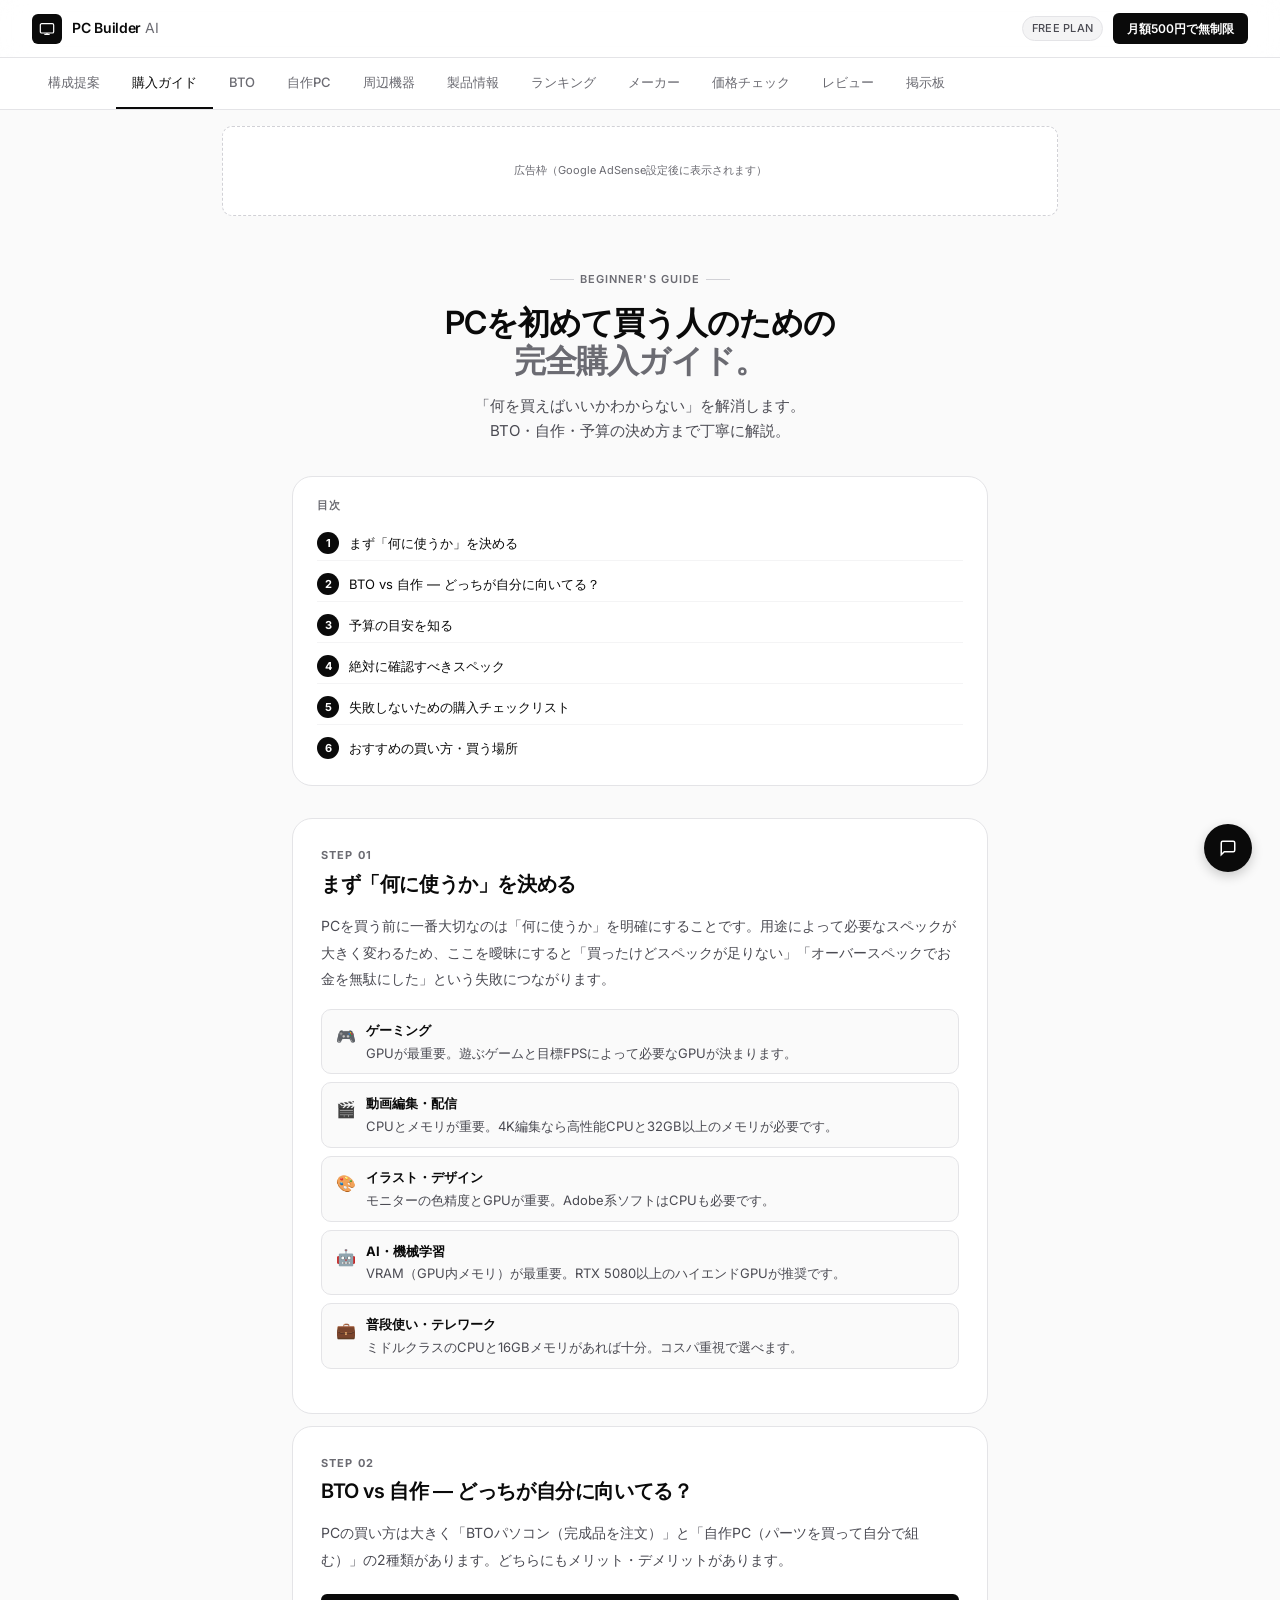
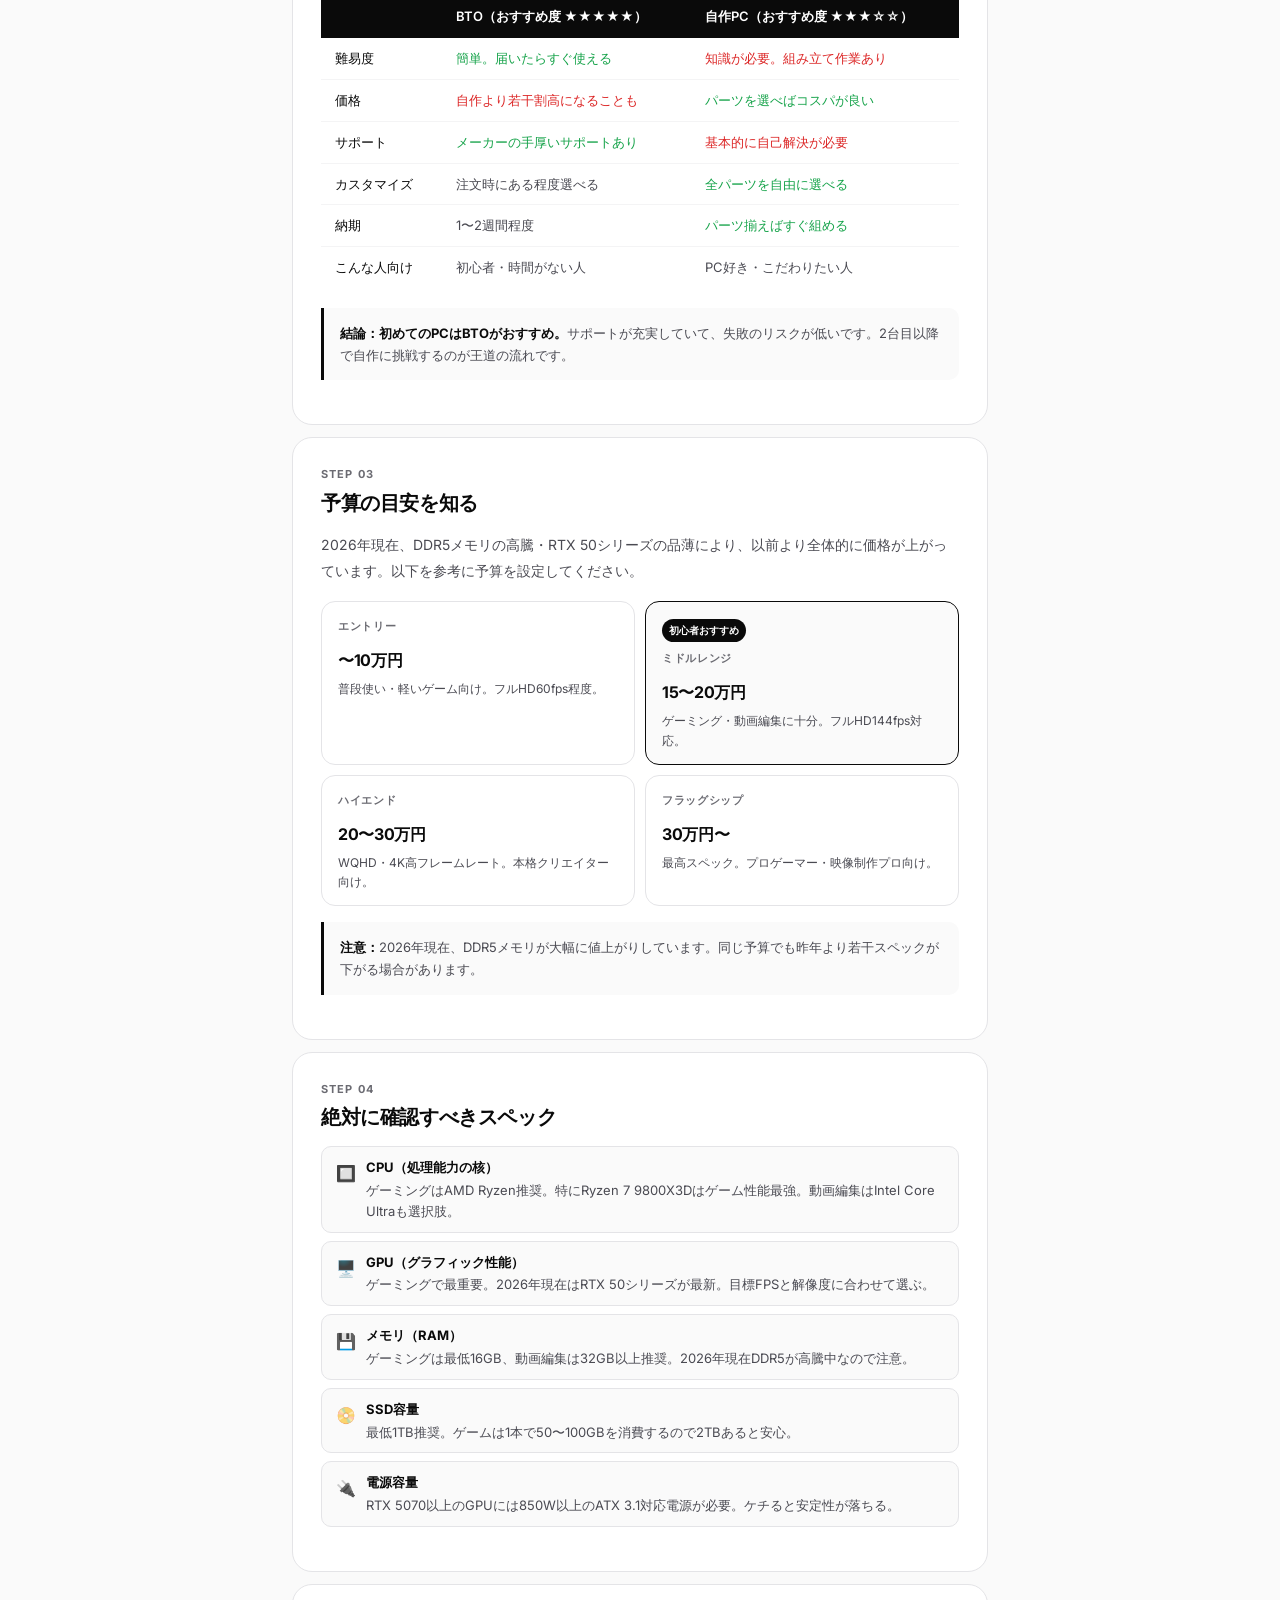
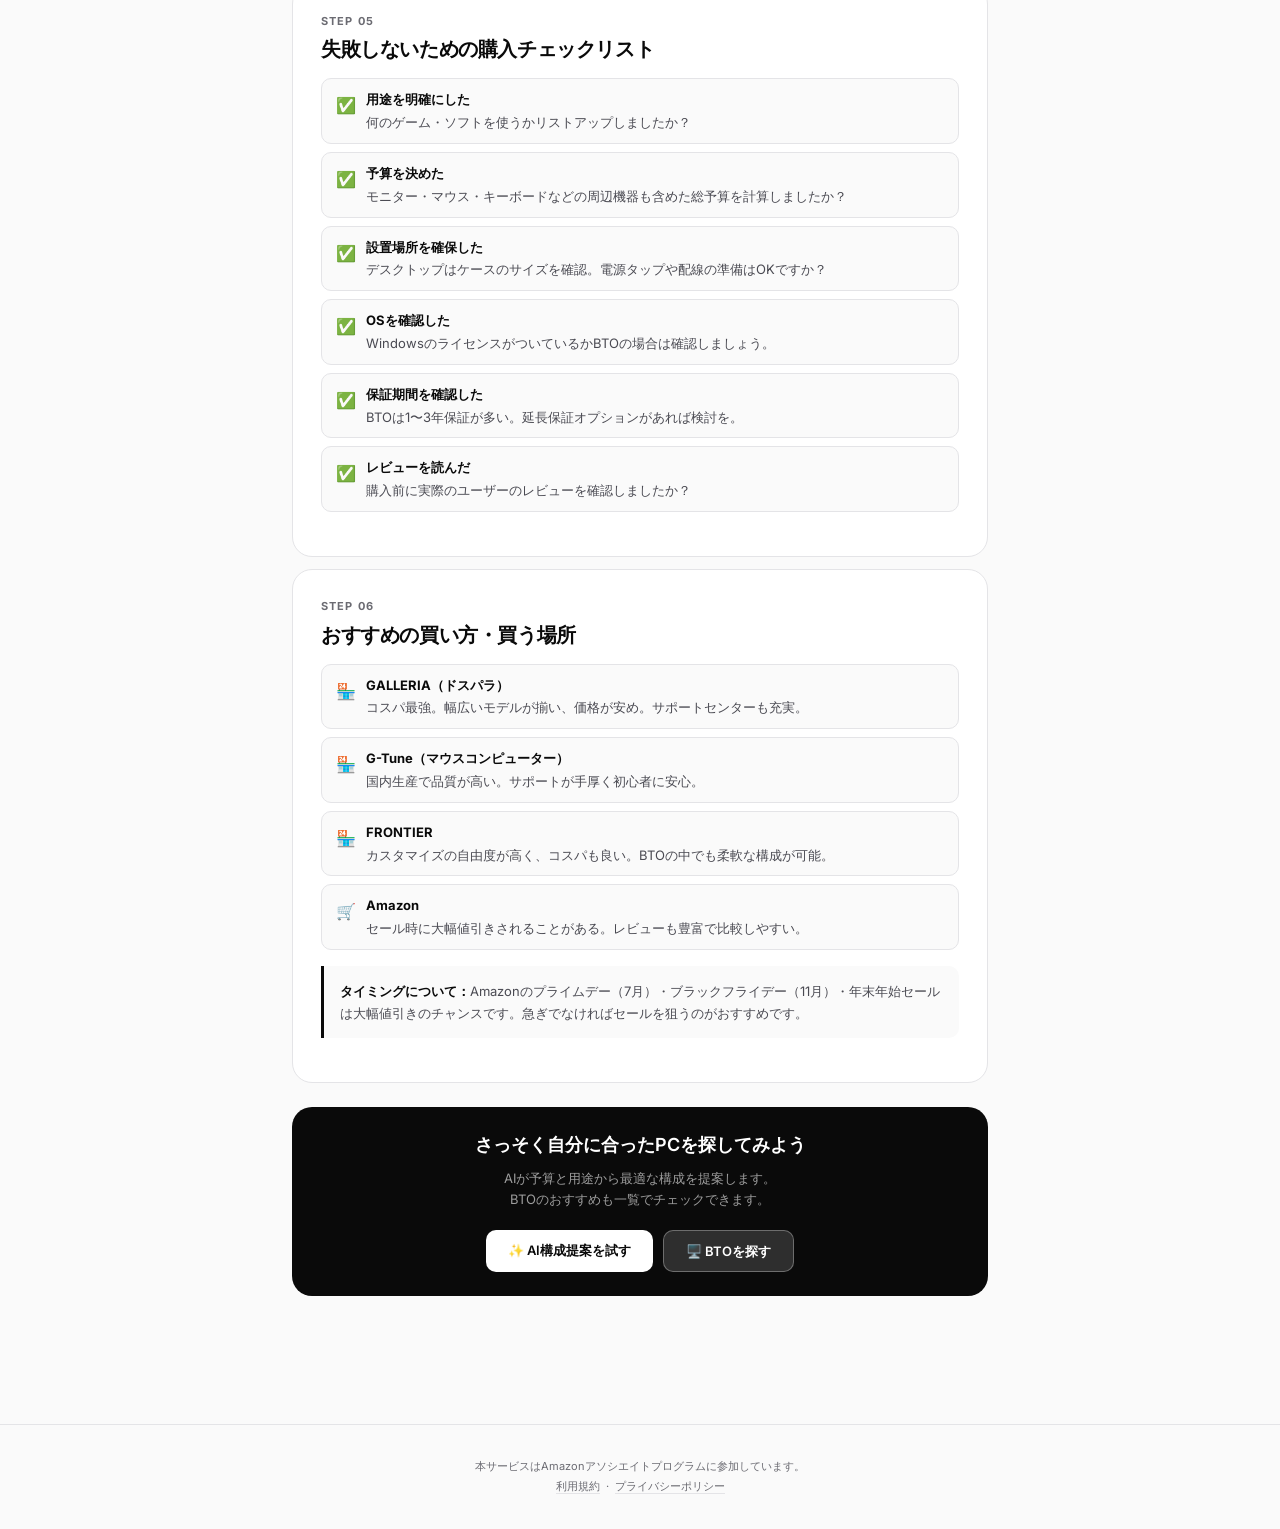
<file: guide.html>
<!DOCTYPE html>
<html lang="ja">
<head>
  <meta charset="UTF-8">
  <meta name="viewport" content="width=device-width, initial-scale=1.0">
  <title>初心者向け購入ガイド — PC Builder AI</title>
  <meta name="description" content="PCを初めて買う方向けの完全ガイド。BTO vs 自作の違い、予算の決め方、失敗しない選び方を解説。">
  <link rel="preconnect" href="https://fonts.googleapis.com">
  <link href="https://fonts.googleapis.com/css2?family=Inter:wght@300;400;500;600&display=swap" rel="stylesheet">
  <link rel="stylesheet" href="style.css">
  <style>
    
    
    

    
    
    
    
    
    
    
    
    

    
    
    
    

    /* Hero */
    .hero { max-width: 760px; margin: 0 auto; padding: 3rem 2rem 2rem; text-align: center; }
    .hero-eyebrow { display: inline-flex; align-items: center; gap: 6px; font-size: 11px; font-weight: 600; letter-spacing: 0.1em; text-transform: uppercase; color: var(--gray-400); margin-bottom: 1rem; }
    .hero-eyebrow::before, .hero-eyebrow::after { content: ''; width: 24px; height: 1px; background: var(--gray-300); }
    .hero h1 { font-size: 32px; font-weight: 600; letter-spacing: -0.03em; line-height: 1.2; margin-bottom: 0.75rem; }
    .hero h1 em { font-style: normal; color: var(--gray-400); }
    .hero p { font-size: 15px; color: var(--gray-500); line-height: 1.7; }

    /* 目次 */
    .toc-wrap { max-width: 760px; margin: 0 auto; padding: 0 2rem 2rem; }
    .toc { background: var(--white); border: 1px solid var(--gray-200); border-radius: var(--r-xl); padding: 1.25rem 1.5rem; }
    .toc-title { font-size: 11px; font-weight: 700; letter-spacing: 0.1em; text-transform: uppercase; color: var(--gray-400); margin-bottom: 12px; }
    .toc-list { display: flex; flex-direction: column; gap: 6px; }
    .toc-item { display: flex; align-items: center; gap: 10px; font-size: 13px; color: var(--black); text-decoration: none; padding: 6px 0; border-bottom: 0.5px solid var(--gray-100); transition: color 0.15s; }
    .toc-item:last-child { border-bottom: none; }
    .toc-item:hover { color: var(--gray-500); }
    .toc-num { font-size: 11px; font-weight: 700; width: 22px; height: 22px; border-radius: 50%; background: var(--black); color: var(--white); display: flex; align-items: center; justify-content: center; flex-shrink: 0; }

    /* コンテンツ */
    .content-wrap { max-width: 760px; margin: 0 auto; padding: 0 2rem 6rem; display: flex; flex-direction: column; gap: 12px; }

    .section-card { background: var(--white); border: 1px solid var(--gray-200); border-radius: var(--r-xl); padding: 1.75rem; }
    .section-num { font-size: 11px; font-weight: 700; letter-spacing: 0.1em; text-transform: uppercase; color: var(--gray-400); margin-bottom: 6px; }
    .section-title { font-size: 20px; font-weight: 600; letter-spacing: -0.02em; color: var(--black); margin-bottom: 1rem; line-height: 1.3; }
    .section-body { font-size: 14px; color: var(--gray-500); line-height: 1.9; }
    .section-body p { margin-bottom: 1rem; }
    .section-body p:last-child { margin-bottom: 0; }

    /* 比較テーブル */
    .compare-table { width: 100%; border-collapse: collapse; margin: 1.25rem 0; font-size: 13px; }
    .compare-table th { padding: 10px 14px; background: var(--black); color: var(--white); font-weight: 600; text-align: left; }
    .compare-table th:first-child { border-radius: var(--r-sm) 0 0 0; }
    .compare-table th:last-child { border-radius: 0 var(--r-sm) 0 0; }
    .compare-table td { padding: 10px 14px; border-bottom: 1px solid var(--gray-100); color: var(--gray-500); vertical-align: top; line-height: 1.6; }
    .compare-table tr:last-child td { border-bottom: none; }
    .compare-table td:first-child { font-weight: 500; color: var(--black); white-space: nowrap; }
    .good { color: #16a34a; font-weight: 500; }
    .bad { color: #dc2626; font-weight: 500; }

    /* チェックリスト */
    .checklist { display: flex; flex-direction: column; gap: 8px; margin: 1rem 0; }
    .check-item { display: flex; align-items: flex-start; gap: 10px; padding: 10px 14px; background: var(--gray-50); border-radius: var(--r-md); border: 1px solid var(--gray-200); }
    .check-icon { font-size: 16px; flex-shrink: 0; margin-top: 1px; }
    .check-text { font-size: 13px; color: var(--gray-500); line-height: 1.6; }
    .check-text strong { color: var(--black); display: block; margin-bottom: 2px; font-size: 13px; }

    /* 予算ガイド */
    .budget-grid { display: grid; grid-template-columns: 1fr 1fr; gap: 10px; margin: 1rem 0; }
    .budget-card { padding: 14px 16px; border-radius: var(--r-lg); border: 1px solid var(--gray-200); }
    .budget-range { font-size: 16px; font-weight: 700; color: var(--black); margin-bottom: 4px; letter-spacing: -0.02em; }
    .budget-label { font-size: 11px; font-weight: 600; color: var(--gray-400); text-transform: uppercase; letter-spacing: 0.06em; margin-bottom: 8px; }
    .budget-desc { font-size: 12px; color: var(--gray-500); line-height: 1.6; }
    .budget-card.recommended { border-color: var(--black); background: var(--gray-50); }
    .budget-card.recommended .budget-range { color: var(--black); }
    .rec-badge { font-size: 10px; font-weight: 700; background: var(--black); color: var(--white); padding: 2px 7px; border-radius: 20px; display: inline-block; margin-bottom: 6px; }

    /* ポイントボックス */
    .point-box { background: var(--gray-50); border-left: 3px solid var(--black); border-radius: 0 var(--r-md) var(--r-md) 0; padding: 14px 16px; margin: 1rem 0; font-size: 13px; color: var(--gray-500); line-height: 1.7; }
    .point-box strong { color: var(--black); }

    /* CTA */
    .cta-box { background: var(--black); border-radius: var(--r-xl); padding: 1.5rem; text-align: center; margin-top: 12px; }
    .cta-title { font-size: 18px; font-weight: 600; color: var(--white); margin-bottom: 8px; }
    .cta-sub { font-size: 13px; color: rgba(255,255,255,0.6); margin-bottom: 1.25rem; line-height: 1.6; }
    .cta-buttons { display: flex; gap: 10px; justify-content: center; flex-wrap: wrap; }
    .cta-btn { padding: 10px 22px; border-radius: var(--r-md); font-size: 13px; font-weight: 600; text-decoration: none; transition: opacity 0.15s; }
    .cta-btn-primary { background: var(--white); color: var(--black); }
    .cta-btn-secondary { background: rgba(255,255,255,0.15); color: var(--white); border: 1px solid rgba(255,255,255,0.3); }

    @media (max-width: 520px) {
      header { padding: 0 1.25rem; }
      nav { padding: 0 1rem; }
      .hero, .toc-wrap, .content-wrap { padding-left: 1.25rem; padding-right: 1.25rem; }
      .hero h1 { font-size: 24px; }
      .budget-grid { grid-template-columns: 1fr; }
    }

    
    

    /* チャットボット共通 */
    .chat-fab { position: fixed; bottom: 28px; right: 28px; width: 48px; height: 48px; border-radius: 50%; background: var(--black); color: var(--white); border: none; cursor: pointer; display: flex; align-items: center; justify-content: center; z-index: 300; transition: transform 0.15s, background 0.15s; box-shadow: 0 4px 12px rgba(0,0,0,0.2); }
    .chat-fab:hover { transform: scale(1.08); background: var(--gray-700); }
    .chat-window { position: fixed; bottom: 88px; right: 28px; width: 340px; max-height: 460px; background: var(--white); border: 1px solid var(--gray-200); border-radius: var(--r-xl); display: flex; flex-direction: column; z-index: 300; overflow: hidden; }
    .chat-header { padding: 14px 18px; background: var(--black); color: var(--white); font-size: 13px; font-weight: 600; display: flex; justify-content: space-between; align-items: center; }
    .chat-close { background: rgba(255,255,255,0.15); border: none; color: var(--white); font-size: 14px; cursor: pointer; width: 24px; height: 24px; border-radius: 50%; display: flex; align-items: center; justify-content: center; transition: background 0.15s; }
    .chat-close:hover { background: rgba(255,255,255,0.3); }
    .chat-messages { flex: 1; overflow-y: auto; padding: 14px; display: flex; flex-direction: column; gap: 10px; }
    .msg { max-width: 86%; padding: 9px 13px; border-radius: 14px; font-size: 12px; line-height: 1.65; }
    .msg.bot { background: var(--gray-100); color: var(--black); align-self: flex-start; border-bottom-left-radius: 4px; }
    .msg.user { background: var(--black); color: var(--white); align-self: flex-end; border-bottom-right-radius: 4px; }
    .msg.thinking-msg { background: var(--gray-100); color: var(--gray-400); align-self: flex-start; font-style: italic; }
    .chat-input-row { display: flex; gap: 8px; padding: 10px 12px; border-top: 1px solid var(--gray-200); background: var(--white); }
    .chat-input { flex: 1; padding: 8px 13px; border: 1px solid var(--gray-200); border-radius: 20px; font-size: 12px; outline: none; font-family: inherit; background: var(--gray-50); color: var(--black); transition: border-color 0.15s; }
    .chat-input:focus { border-color: var(--black); background: var(--white); }
    .chat-send { padding: 8px 14px; background: var(--black); color: var(--white); border: none; border-radius: 20px; cursor: pointer; font-size: 12px; font-weight: 600; font-family: inherit; transition: background 0.15s; }
    .chat-send:hover { background: var(--gray-700); }
  </style>
  <script async src="https://pagead2.googlesyndication.com/pagead/js/adsbygoogle.js?client=ca-pub-2996318130032504" crossorigin="anonymous"></script>
  <!-- Google Analytics -->
  <script async src="https://www.googletagmanager.com/gtag/js?id=G-GL3F4HVTTF"></script>
  <script>
    window.dataLayer = window.dataLayer || [];
    function gtag(){dataLayer.push(arguments);}
    gtag('js', new Date());
    gtag('config', 'G-GL3F4HVTTF');
  </script>
</head>
<body>

<header>
  <a class="logo" href="home.html">
    <div class="logo-mark">
      <svg viewBox="0 0 24 24"><rect x="2" y="4" width="20" height="14" rx="2"/><path d="M8 20h8M12 18v2"/></svg>
    </div>
    <span class="logo-text">PC Builder <span>AI</span></span>
  </a>
  <div class="header-right">
    <span class="badge-free">FREE PLAN</span>
    <a class="btn-upgrade" href="https://buy.stripe.com/7sY4gyaxT7gEacWfFicQU00" target="_blank" rel="noopener">月額500円で無制限</a>
  </div>
</header>

<nav>
  <a class="nav-item" href="index.html">構成提案</a>
  <a class="nav-item active" href="guide.html">購入ガイド</a>
  <a class="nav-item" href="bto.html">BTO</a>
  <a class="nav-item" href="build.html">自作PC</a>
  <a class="nav-item" href="peripherals.html">周辺機器</a>
  <a class="nav-item" href="product.html">製品情報</a>
  <a class="nav-item" href="ranking.html">ランキング</a>
  <a class="nav-item" href="maker.html">メーカー</a>
  <a class="nav-item" href="price.html">価格チェック</a>
  <a class="nav-item" href="reviews.html">レビュー</a>
  <a class="nav-item" href="board.html">掲示板</a>
</nav>
<!-- 広告枠（Google AdSense審査通過後に有効化） -->
<div style="max-width:900px;margin:1rem auto 0;padding:0 2rem;">
  <!-- <ins class="adsbygoogle" style="display:block" data-ad-client="ca-pub-XXXXXXXXXXXXXXXX" data-ad-slot="XXXXXXXXXX" data-ad-format="auto" data-full-width-responsive="true"></ins>
  <script>(adsbygoogle = window.adsbygoogle || []).push({});</script> -->
  <div style="background:var(--white,#fff);border:1px dashed #d1d1d6;border-radius:10px;padding:12px;text-align:center;font-size:11px;color:#6b6b72;min-height:90px;display:flex;align-items:center;justify-content:center;">広告枠（Google AdSense設定後に表示されます）</div>
</div>

<div class="hero">
  <div class="hero-eyebrow">Beginner's Guide</div>
  <h1>PCを初めて買う人のための<br><em>完全購入ガイド。</em></h1>
  <p>「何を買えばいいかわからない」を解消します。<br>BTO・自作・予算の決め方まで丁寧に解説。</p>
</div>

<!-- 目次 -->
<div class="toc-wrap">
  <div class="toc">
    <div class="toc-title">目次</div>
    <div class="toc-list">
      <a class="toc-item" href="#step1"><span class="toc-num">1</span>まず「何に使うか」を決める</a>
      <a class="toc-item" href="#step2"><span class="toc-num">2</span>BTO vs 自作 — どっちが自分に向いてる？</a>
      <a class="toc-item" href="#step3"><span class="toc-num">3</span>予算の目安を知る</a>
      <a class="toc-item" href="#step4"><span class="toc-num">4</span>絶対に確認すべきスペック</a>
      <a class="toc-item" href="#step5"><span class="toc-num">5</span>失敗しないための購入チェックリスト</a>
      <a class="toc-item" href="#step6"><span class="toc-num">6</span>おすすめの買い方・買う場所</a>
    </div>
  </div>
</div>

<div class="content-wrap">

  <!-- Step 1 -->
  <div class="section-card" id="step1">
    <div class="section-num">Step 01</div>
    <div class="section-title">まず「何に使うか」を決める</div>
    <div class="section-body">
      <p>PCを買う前に一番大切なのは「何に使うか」を明確にすることです。用途によって必要なスペックが大きく変わるため、ここを曖昧にすると「買ったけどスペックが足りない」「オーバースペックでお金を無駄にした」という失敗につながります。</p>
      <div class="checklist">
        <div class="check-item"><span class="check-icon">🎮</span><div class="check-text"><strong>ゲーミング</strong>GPUが最重要。遊ぶゲームと目標FPSによって必要なGPUが決まります。</div></div>
        <div class="check-item"><span class="check-icon">🎬</span><div class="check-text"><strong>動画編集・配信</strong>CPUとメモリが重要。4K編集なら高性能CPUと32GB以上のメモリが必要です。</div></div>
        <div class="check-item"><span class="check-icon">🎨</span><div class="check-text"><strong>イラスト・デザイン</strong>モニターの色精度とGPUが重要。Adobe系ソフトはCPUも必要です。</div></div>
        <div class="check-item"><span class="check-icon">🤖</span><div class="check-text"><strong>AI・機械学習</strong>VRAM（GPU内メモリ）が最重要。RTX 5080以上のハイエンドGPUが推奨です。</div></div>
        <div class="check-item"><span class="check-icon">💼</span><div class="check-text"><strong>普段使い・テレワーク</strong>ミドルクラスのCPUと16GBメモリがあれば十分。コスパ重視で選べます。</div></div>
      </div>
    </div>
  </div>

  <!-- Step 2 -->
  <div class="section-card" id="step2">
    <div class="section-num">Step 02</div>
    <div class="section-title">BTO vs 自作 — どっちが自分に向いてる？</div>
    <div class="section-body">
      <p>PCの買い方は大きく「BTOパソコン（完成品を注文）」と「自作PC（パーツを買って自分で組む）」の2種類があります。どちらにもメリット・デメリットがあります。</p>
      <table class="compare-table">
        <tr><th></th><th>BTO（おすすめ度 ★★★★★）</th><th>自作PC（おすすめ度 ★★★☆☆）</th></tr>
        <tr><td>難易度</td><td><span class="good">簡単。届いたらすぐ使える</span></td><td><span class="bad">知識が必要。組み立て作業あり</span></td></tr>
        <tr><td>価格</td><td><span class="bad">自作より若干割高になることも</span></td><td><span class="good">パーツを選べばコスパが良い</span></td></tr>
        <tr><td>サポート</td><td><span class="good">メーカーの手厚いサポートあり</span></td><td><span class="bad">基本的に自己解決が必要</span></td></tr>
        <tr><td>カスタマイズ</td><td>注文時にある程度選べる</td><td><span class="good">全パーツを自由に選べる</span></td></tr>
        <tr><td>納期</td><td>1〜2週間程度</td><td><span class="good">パーツ揃えばすぐ組める</span></td></tr>
        <tr><td>こんな人向け</td><td>初心者・時間がない人</td><td>PC好き・こだわりたい人</td></tr>
      </table>
      <div class="point-box"><strong>結論：初めてのPCはBTOがおすすめ。</strong>サポートが充実していて、失敗のリスクが低いです。2台目以降で自作に挑戦するのが王道の流れです。</div>
    </div>
  </div>

  <!-- Step 3 -->
  <div class="section-card" id="step3">
    <div class="section-num">Step 03</div>
    <div class="section-title">予算の目安を知る</div>
    <div class="section-body">
      <p>2026年現在、DDR5メモリの高騰・RTX 50シリーズの品薄により、以前より全体的に価格が上がっています。以下を参考に予算を設定してください。</p>
      <div class="budget-grid">
        <div class="budget-card">
          <div class="budget-label">エントリー</div>
          <div class="budget-range">〜10万円</div>
          <div class="budget-desc">普段使い・軽いゲーム向け。フルHD60fps程度。</div>
        </div>
        <div class="budget-card recommended">
          <div class="rec-badge">初心者おすすめ</div>
          <div class="budget-label">ミドルレンジ</div>
          <div class="budget-range">15〜20万円</div>
          <div class="budget-desc">ゲーミング・動画編集に十分。フルHD144fps対応。</div>
        </div>
        <div class="budget-card">
          <div class="budget-label">ハイエンド</div>
          <div class="budget-range">20〜30万円</div>
          <div class="budget-desc">WQHD・4K高フレームレート。本格クリエイター向け。</div>
        </div>
        <div class="budget-card">
          <div class="budget-label">フラッグシップ</div>
          <div class="budget-range">30万円〜</div>
          <div class="budget-desc">最高スペック。プロゲーマー・映像制作プロ向け。</div>
        </div>
      </div>
      <div class="point-box"><strong>注意：</strong>2026年現在、DDR5メモリが大幅に値上がりしています。同じ予算でも昨年より若干スペックが下がる場合があります。</div>
    </div>
  </div>

  <!-- Step 4 -->
  <div class="section-card" id="step4">
    <div class="section-num">Step 04</div>
    <div class="section-title">絶対に確認すべきスペック</div>
    <div class="section-body">
      <div class="checklist">
        <div class="check-item"><span class="check-icon">🔲</span><div class="check-text"><strong>CPU（処理能力の核）</strong>ゲーミングはAMD Ryzen推奨。特にRyzen 7 9800X3Dはゲーム性能最強。動画編集はIntel Core Ultraも選択肢。</div></div>
        <div class="check-item"><span class="check-icon">🖥️</span><div class="check-text"><strong>GPU（グラフィック性能）</strong>ゲーミングで最重要。2026年現在はRTX 50シリーズが最新。目標FPSと解像度に合わせて選ぶ。</div></div>
        <div class="check-item"><span class="check-icon">💾</span><div class="check-text"><strong>メモリ（RAM）</strong>ゲーミングは最低16GB、動画編集は32GB以上推奨。2026年現在DDR5が高騰中なので注意。</div></div>
        <div class="check-item"><span class="check-icon">📀</span><div class="check-text"><strong>SSD容量</strong>最低1TB推奨。ゲームは1本で50〜100GBを消費するので2TBあると安心。</div></div>
        <div class="check-item"><span class="check-icon">🔌</span><div class="check-text"><strong>電源容量</strong>RTX 5070以上のGPUには850W以上のATX 3.1対応電源が必要。ケチると安定性が落ちる。</div></div>
      </div>
    </div>
  </div>

  <!-- Step 5 -->
  <div class="section-card" id="step5">
    <div class="section-num">Step 05</div>
    <div class="section-title">失敗しないための購入チェックリスト</div>
    <div class="section-body">
      <div class="checklist">
        <div class="check-item"><span class="check-icon">✅</span><div class="check-text"><strong>用途を明確にした</strong>何のゲーム・ソフトを使うかリストアップしましたか？</div></div>
        <div class="check-item"><span class="check-icon">✅</span><div class="check-text"><strong>予算を決めた</strong>モニター・マウス・キーボードなどの周辺機器も含めた総予算を計算しましたか？</div></div>
        <div class="check-item"><span class="check-icon">✅</span><div class="check-text"><strong>設置場所を確保した</strong>デスクトップはケースのサイズを確認。電源タップや配線の準備はOKですか？</div></div>
        <div class="check-item"><span class="check-icon">✅</span><div class="check-text"><strong>OSを確認した</strong>WindowsのライセンスがついているかBTOの場合は確認しましょう。</div></div>
        <div class="check-item"><span class="check-icon">✅</span><div class="check-text"><strong>保証期間を確認した</strong>BTOは1〜3年保証が多い。延長保証オプションがあれば検討を。</div></div>
        <div class="check-item"><span class="check-icon">✅</span><div class="check-text"><strong>レビューを読んだ</strong>購入前に実際のユーザーのレビューを確認しましたか？</div></div>
      </div>
    </div>
  </div>

  <!-- Step 6 -->
  <div class="section-card" id="step6">
    <div class="section-num">Step 06</div>
    <div class="section-title">おすすめの買い方・買う場所</div>
    <div class="section-body">
      <div class="checklist">
        <div class="check-item"><span class="check-icon">🏪</span><div class="check-text"><strong>GALLERIA（ドスパラ）</strong>コスパ最強。幅広いモデルが揃い、価格が安め。サポートセンターも充実。</div></div>
        <div class="check-item"><span class="check-icon">🏪</span><div class="check-text"><strong>G-Tune（マウスコンピューター）</strong>国内生産で品質が高い。サポートが手厚く初心者に安心。</div></div>
        <div class="check-item"><span class="check-icon">🏪</span><div class="check-text"><strong>FRONTIER</strong>カスタマイズの自由度が高く、コスパも良い。BTOの中でも柔軟な構成が可能。</div></div>
        <div class="check-item"><span class="check-icon">🛒</span><div class="check-text"><strong>Amazon</strong>セール時に大幅値引きされることがある。レビューも豊富で比較しやすい。</div></div>
      </div>
      <div class="point-box" style="margin-top:1rem;"><strong>タイミングについて：</strong>Amazonのプライムデー（7月）・ブラックフライデー（11月）・年末年始セールは大幅値引きのチャンスです。急ぎでなければセールを狙うのがおすすめです。</div>
    </div>
  </div>

  <!-- CTA -->
  <div class="cta-box">
    <div class="cta-title">さっそく自分に合ったPCを探してみよう</div>
    <div class="cta-sub">AIが予算と用途から最適な構成を提案します。<br>BTOのおすすめも一覧でチェックできます。</div>
    <div class="cta-buttons">
      <a class="cta-btn cta-btn-primary" href="index.html">✨ AI構成提案を試す</a>
      <a class="cta-btn cta-btn-secondary" href="bto.html">🖥️ BTOを探す</a>
    </div>
  </div>

</div>

<!-- チャットボット -->
<button class="chat-fab" id="chat-fab" title="PCについて質問する">
  <svg width="18" height="18" viewBox="0 0 24 24" fill="none" stroke="currentColor" stroke-width="2"><path d="M21 15a2 2 0 01-2 2H7l-4 4V5a2 2 0 012-2h14a2 2 0 012 2z"/></svg>
</button>
<div class="chat-window" id="chat-window" style="display:none;">
  <div class="chat-header">
    <span>🖥️ PC相談 — AI Assistant</span>
    <button class="chat-close" id="chat-close">✕</button>
  </div>
  <div class="chat-messages" id="chat-messages">
    <div class="msg bot">こんにちは！PCパーツや自作PC、構成についてなんでも聞いてください。</div>
  </div>
  <div class="chat-input-row">
    <input type="text" class="chat-input" id="chat-input" placeholder="質問を入力...">
    <button class="chat-send" id="chat-send">送信</button>
  </div>
</div>

<footer>
  <p>本サービスはAmazonアソシエイトプログラムに参加しています。<br>
  <a href="legal.html">利用規約</a> &nbsp;·&nbsp; <a href="legal.html">プライバシーポリシー</a></p>
</footer>

</body>
</html>
</file>
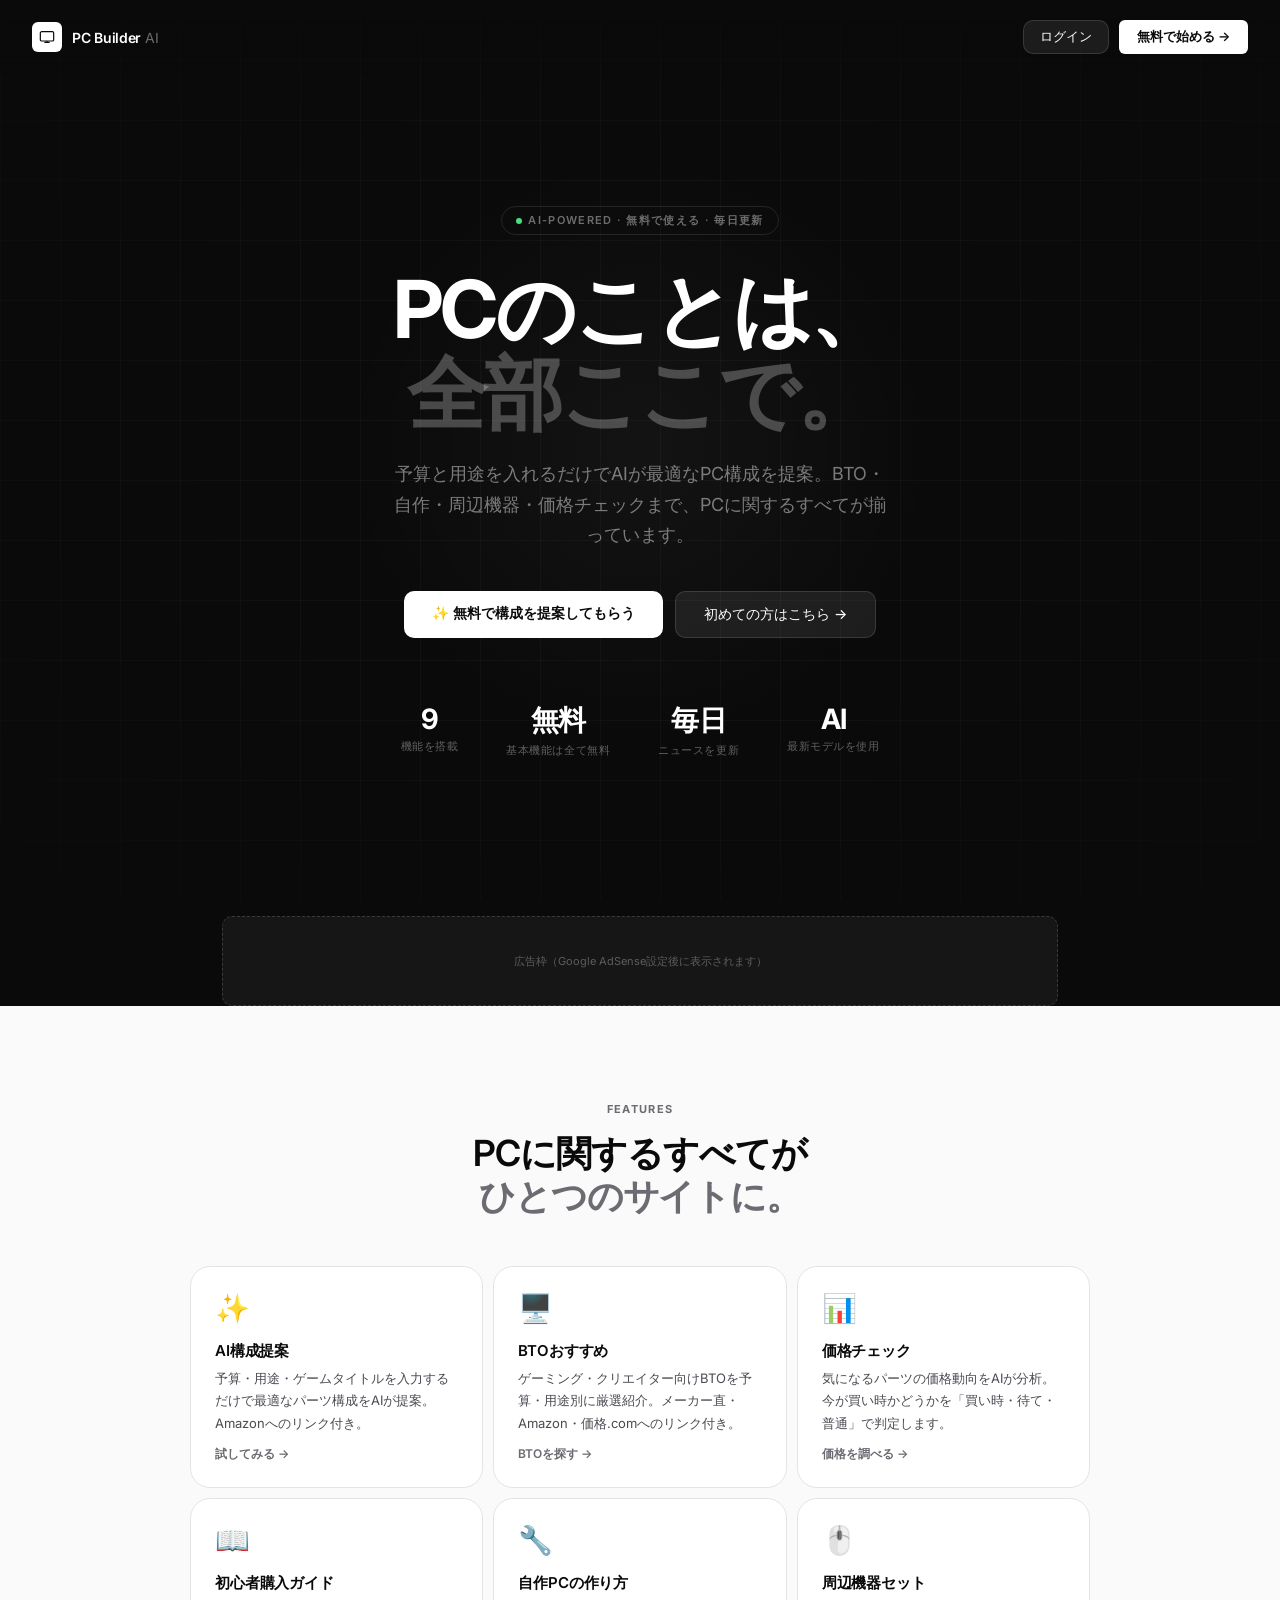
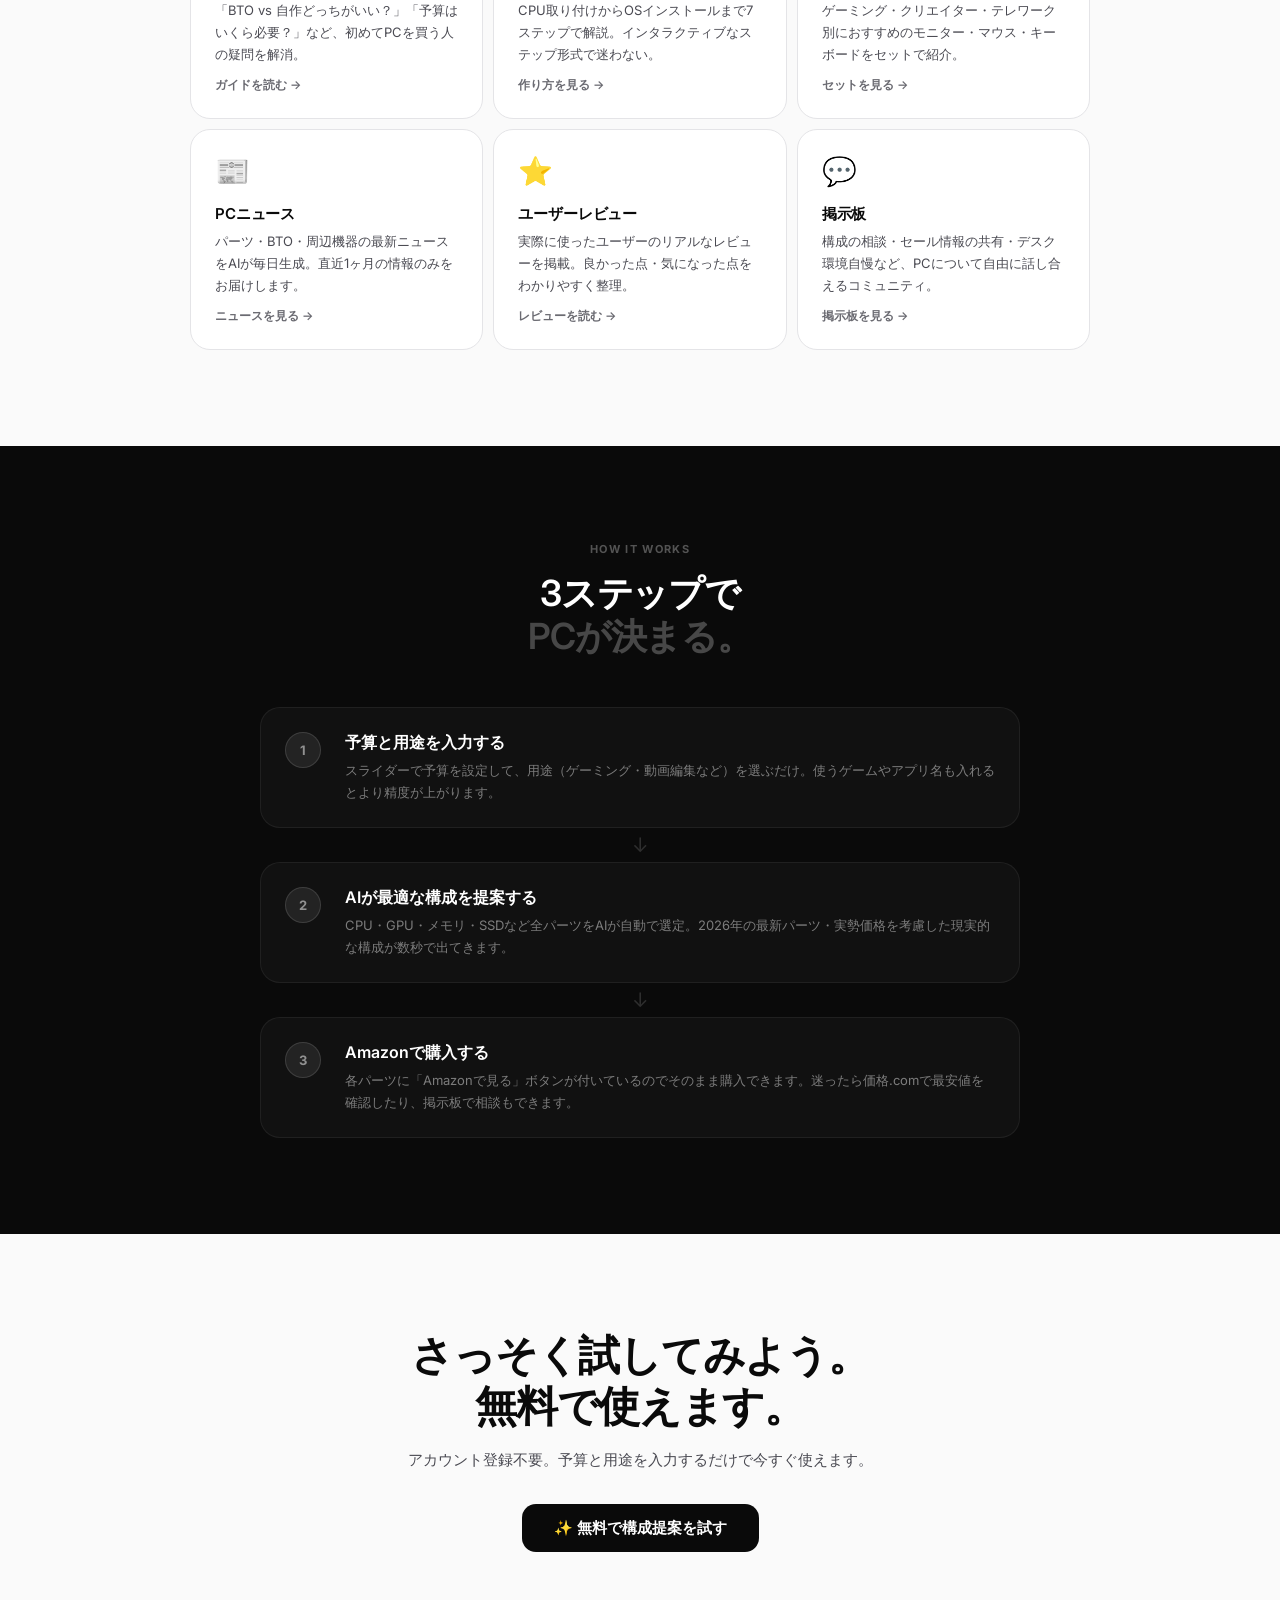
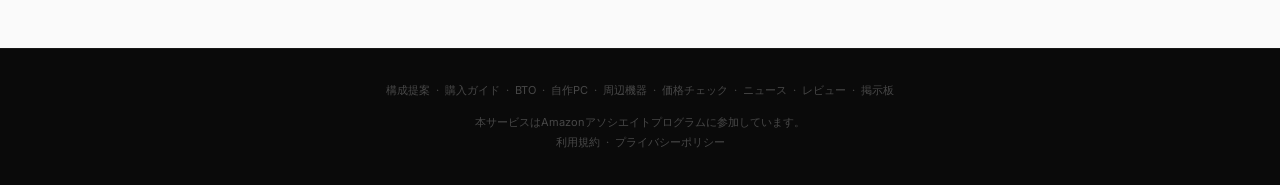
<file: home.html>
<!DOCTYPE html>
<html lang="ja">
<head>
  <meta charset="UTF-8">
  <meta name="viewport" content="width=device-width, initial-scale=1.0">
  <title>PC Builder AI — AIが最適なPCを提案する</title>
  <meta name="description" content="予算と用途を入れるだけでAIが最適なPC構成・BTOを提案。価格チェック・自作ガイド・掲示板まで、PCのことならここで全部解決。">
  <link rel="preconnect" href="https://fonts.googleapis.com">
  <link href="https://fonts.googleapis.com/css2?family=Inter:wght@300;400;500;600;700&display=swap" rel="stylesheet">
  <style>
    *, *::before, *::after { box-sizing: border-box; margin: 0; padding: 0; }
    :root {
      --black: #0a0a0a; --white: #ffffff;
      --gray-50: #fafafa; --gray-100: #f4f4f5; --gray-200: #e4e4e7;
      --gray-300: #d1d1d6; --gray-400: #6b6b72; --gray-500: #4a4a52;
      --gray-700: #3f3f46;
      --r-sm: 6px; --r-md: 10px; --r-lg: 14px; --r-xl: 20px;
    }
    html { scroll-behavior: smooth; }
    body { font-family: 'Inter', -apple-system, BlinkMacSystemFont, 'Hiragino Sans', 'Noto Sans JP', sans-serif; background: var(--black); color: var(--white); min-height: 100vh; -webkit-font-smoothing: antialiased; overflow-x: hidden; }

    /* ── Header ── */
    header { position: fixed; top: 0; left: 0; right: 0; z-index: 100; padding: 1.25rem 2rem; display: flex; align-items: center; justify-content: space-between; background: linear-gradient(to bottom, rgba(10,10,10,0.9), transparent); }
    .logo { display: flex; align-items: center; gap: 10px; text-decoration: none; color: var(--white); }
    .logo-mark { width: 30px; height: 30px; background: var(--white); border-radius: var(--r-sm); display: flex; align-items: center; justify-content: center; }
    .logo-mark svg { width: 16px; height: 16px; fill: none; stroke: var(--black); stroke-width: 1.8; }
    .logo-text { font-size: 14px; font-weight: 600; letter-spacing: -0.02em; }
    .logo-text span { color: rgba(255,255,255,0.4); font-weight: 400; }
    .header-right { display: flex; align-items: center; gap: 10px; }
    .btn-enter { font-size: 13px; font-weight: 600; padding: 8px 18px; border-radius: var(--r-sm); background: var(--white); color: var(--black); border: none; cursor: pointer; text-decoration: none; transition: opacity 0.15s; }
    .btn-enter:hover { opacity: 0.85; }

    /* ── Hero ── */
    .hero { min-height: 100vh; display: flex; flex-direction: column; align-items: center; justify-content: center; text-align: center; padding: 8rem 2rem 4rem; position: relative; overflow: hidden; }

    /* グリッド背景 */
    .hero::before {
      content: '';
      position: absolute; inset: 0;
      background-image: linear-gradient(rgba(255,255,255,0.03) 1px, transparent 1px), linear-gradient(90deg, rgba(255,255,255,0.03) 1px, transparent 1px);
      background-size: 60px 60px;
      mask-image: radial-gradient(ellipse 80% 80% at 50% 50%, black 40%, transparent 100%);
    }

    /* グロー */
    .hero::after {
      content: '';
      position: absolute;
      width: 600px; height: 600px;
      background: radial-gradient(circle, rgba(255,255,255,0.04) 0%, transparent 70%);
      top: 50%; left: 50%;
      transform: translate(-50%, -50%);
      pointer-events: none;
    }

    .hero-content { position: relative; z-index: 1; max-width: 800px; }

    .hero-badge { display: inline-flex; align-items: center; gap: 6px; font-size: 11px; font-weight: 600; letter-spacing: 0.12em; text-transform: uppercase; color: rgba(255,255,255,0.4); border: 1px solid rgba(255,255,255,0.1); padding: 6px 14px; border-radius: 20px; margin-bottom: 2rem; }
    .hero-badge::before { content: ''; width: 6px; height: 6px; border-radius: 50%; background: #4ade80; animation: blink 2s infinite; }
    @keyframes blink { 0%,100%{opacity:1;} 50%{opacity:0.3;} }

    .hero h1 { font-size: clamp(40px, 8vw, 80px); font-weight: 700; letter-spacing: -0.04em; line-height: 1.05; margin-bottom: 1.5rem; }
    .hero h1 .line1 { display: block; }
    .hero h1 .line2 { display: block; color: rgba(255,255,255,0.25); }

    .hero-sub { font-size: clamp(15px, 2vw, 18px); color: rgba(255,255,255,0.45); line-height: 1.7; margin-bottom: 2.5rem; max-width: 500px; margin-left: auto; margin-right: auto; }

    .hero-cta { display: flex; gap: 12px; justify-content: center; flex-wrap: wrap; margin-bottom: 4rem; }
    .cta-primary { font-size: 14px; font-weight: 600; padding: 13px 28px; border-radius: var(--r-md); background: var(--white); color: var(--black); text-decoration: none; transition: opacity 0.15s, transform 0.1s; }
    .cta-primary:hover { opacity: 0.9; transform: translateY(-1px); }
    .cta-secondary { font-size: 14px; font-weight: 500; padding: 13px 28px; border-radius: var(--r-md); background: rgba(255,255,255,0.08); color: var(--white); text-decoration: none; border: 1px solid rgba(255,255,255,0.12); transition: background 0.15s; }
    .cta-secondary:hover { background: rgba(255,255,255,0.12); }

    /* スタッツ */
    .hero-stats { display: flex; gap: 3rem; justify-content: center; flex-wrap: wrap; }
    .stat { text-align: center; }
    .stat-num { font-size: 28px; font-weight: 700; letter-spacing: -0.03em; color: var(--white); }
    .stat-label { font-size: 11px; color: rgba(255,255,255,0.35); font-weight: 500; letter-spacing: 0.05em; margin-top: 3px; }

    /* ── 機能一覧 ── */
    .features { background: var(--gray-50); color: var(--black); padding: 6rem 2rem; }
    .features-inner { max-width: 900px; margin: 0 auto; }
    .section-eyebrow { font-size: 11px; font-weight: 700; letter-spacing: 0.12em; text-transform: uppercase; color: var(--gray-400); margin-bottom: 1rem; text-align: center; }
    .section-title { font-size: clamp(24px, 4vw, 36px); font-weight: 600; letter-spacing: -0.03em; color: var(--black); margin-bottom: 3rem; text-align: center; line-height: 1.2; }
    .section-title em { font-style: normal; color: var(--gray-400); }

    .features-grid { display: grid; grid-template-columns: repeat(3, 1fr); gap: 10px; }
    .feature-card { background: var(--white); border: 1px solid var(--gray-200); border-radius: var(--r-xl); padding: 1.5rem; transition: border-color 0.15s, transform 0.15s; text-decoration: none; color: inherit; display: block; }
    .feature-card:hover { border-color: var(--gray-400); transform: translateY(-2px); }
    .feature-icon { font-size: 28px; margin-bottom: 1rem; }
    .feature-name { font-size: 15px; font-weight: 600; color: var(--black); margin-bottom: 6px; letter-spacing: -0.01em; }
    .feature-desc { font-size: 13px; color: var(--gray-500); line-height: 1.7; }
    .feature-link { font-size: 12px; font-weight: 600; color: var(--gray-400); margin-top: 12px; display: inline-flex; align-items: center; gap: 4px; }

    /* ── フロー ── */
    .flow { background: var(--black); color: var(--white); padding: 6rem 2rem; }
    .flow-inner { max-width: 760px; margin: 0 auto; }
    .flow-steps { display: flex; flex-direction: column; gap: 1px; margin-top: 3rem; }
    .flow-step { display: flex; gap: 1.5rem; align-items: flex-start; padding: 1.5rem; background: rgba(255,255,255,0.03); border: 1px solid rgba(255,255,255,0.06); border-radius: var(--r-xl); }
    .flow-num { width: 36px; height: 36px; border-radius: 50%; background: rgba(255,255,255,0.08); border: 1px solid rgba(255,255,255,0.12); display: flex; align-items: center; justify-content: center; font-size: 13px; font-weight: 700; color: rgba(255,255,255,0.5); flex-shrink: 0; }
    .flow-content { flex: 1; }
    .flow-title { font-size: 16px; font-weight: 600; color: var(--white); margin-bottom: 5px; }
    .flow-desc { font-size: 13px; color: rgba(255,255,255,0.45); line-height: 1.7; }
    .flow-arrow { display: flex; justify-content: center; color: rgba(255,255,255,0.15); font-size: 20px; padding: 4px 0; }

    /* ── CTA最終 ── */
    .final-cta { background: var(--gray-50); padding: 6rem 2rem; text-align: center; }
    .final-cta-inner { max-width: 600px; margin: 0 auto; }
    .final-cta h2 { font-size: clamp(28px, 5vw, 42px); font-weight: 700; letter-spacing: -0.03em; color: var(--black); margin-bottom: 1rem; line-height: 1.2; }
    .final-cta p { font-size: 15px; color: var(--gray-500); margin-bottom: 2rem; line-height: 1.7; }
    .final-cta-btn { display: inline-flex; align-items: center; gap: 8px; font-size: 15px; font-weight: 600; padding: 14px 32px; border-radius: var(--r-lg); background: var(--black); color: var(--white); text-decoration: none; transition: opacity 0.15s, transform 0.1s; }
    .final-cta-btn:hover { opacity: 0.85; transform: translateY(-1px); }

    /* Footer */
    footer { background: var(--black); padding: 2rem; text-align: center; font-size: 11px; color: rgba(255,255,255,0.25); line-height: 1.8; border-top: 1px solid rgba(255,255,255,0.06); }
    footer a { color: rgba(255,255,255,0.25); text-decoration: none; }
    footer a:hover { color: rgba(255,255,255,0.5); }

    @media (max-width: 640px) {
      header { padding: 1rem 1.25rem; }
      .hero { padding: 7rem 1.25rem 3rem; }
      .features-grid { grid-template-columns: 1fr; }
      .hero-stats { gap: 1.5rem; }
      .features, .flow, .final-cta { padding: 4rem 1.25rem; }
    }
    @media (max-width: 900px) {
      .features-grid { grid-template-columns: 1fr 1fr; }
    }
  </style>
  <script async src="https://pagead2.googlesyndication.com/pagead/js/adsbygoogle.js?client=ca-pub-2996318130032504" crossorigin="anonymous"></script>
  <!-- Google Analytics -->
  <script async src="https://www.googletagmanager.com/gtag/js?id=G-GL3F4HVTTF"></script>
  <script>
    window.dataLayer = window.dataLayer || [];
    function gtag(){dataLayer.push(arguments);}
    gtag('js', new Date());
    gtag('config', 'G-GL3F4HVTTF');
  </script>
</head>
<body>

<header>
  <a class="logo" href="home.html">
    <div class="logo-mark">
      <svg viewBox="0 0 24 24"><rect x="2" y="4" width="20" height="14" rx="2"/><path d="M8 20h8M12 18v2"/></svg>
    </div>
    <span class="logo-text">PC Builder <span>AI</span></span>
  </a>
  <div class="header-right">
    <a class="cta-secondary" href="index.html" style="padding:7px 16px;font-size:13px;">ログイン</a>
    <a class="btn-enter" href="index.html">無料で始める →</a>
  </div>
</header>

<!-- Hero -->
<section class="hero">
  <div class="hero-content">
    <div class="hero-badge">AI-Powered · 無料で使える · 毎日更新</div>
    <h1>
      <span class="line1">PCのことは、</span>
      <span class="line2">全部ここで。</span>
    </h1>
    <p class="hero-sub">予算と用途を入れるだけでAIが最適なPC構成を提案。BTO・自作・周辺機器・価格チェックまで、PCに関するすべてが揃っています。</p>
    <div class="hero-cta">
      <a class="cta-primary" href="index.html">✨ 無料で構成を提案してもらう</a>
      <a class="cta-secondary" href="guide.html">初めての方はこちら →</a>
    </div>
    <div class="hero-stats">
      <div class="stat"><div class="stat-num">9</div><div class="stat-label">機能を搭載</div></div>
      <div class="stat"><div class="stat-num">無料</div><div class="stat-label">基本機能は全て無料</div></div>
      <div class="stat"><div class="stat-num">毎日</div><div class="stat-label">ニュースを更新</div></div>
      <div class="stat"><div class="stat-num">AI</div><div class="stat-label">最新モデルを使用</div></div>
    </div>
  </div>
</section>

<!-- 機能一覧 -->

<!-- 広告枠（Google AdSense審査通過後に有効化） -->
<div style="max-width:900px;margin:1rem auto 0;padding:0 2rem;">
  <!-- <ins class="adsbygoogle" style="display:block" data-ad-client="ca-pub-XXXXXXXXXXXXXXXX" data-ad-slot="XXXXXXXXXX" data-ad-format="auto" data-full-width-responsive="true"></ins>
  <script>(adsbygoogle = window.adsbygoogle || []).push({});</script> -->
  <div style="background:rgba(255,255,255,0.05);border:1px dashed rgba(255,255,255,0.15);border-radius:10px;padding:12px;text-align:center;font-size:11px;color:rgba(255,255,255,0.3);min-height:90px;display:flex;align-items:center;justify-content:center;">広告枠（Google AdSense設定後に表示されます）</div>
</div>
<section class="features">
  <div class="features-inner">
    <div class="section-eyebrow">Features</div>
    <div class="section-title">PCに関するすべてが<br><em>ひとつのサイトに。</em></div>
    <div class="features-grid">
      <a class="feature-card" href="index.html">
        <div class="feature-icon">✨</div>
        <div class="feature-name">AI構成提案</div>
        <div class="feature-desc">予算・用途・ゲームタイトルを入力するだけで最適なパーツ構成をAIが提案。Amazonへのリンク付き。</div>
        <div class="feature-link">試してみる →</div>
      </a>
      <a class="feature-card" href="bto.html">
        <div class="feature-icon">🖥️</div>
        <div class="feature-name">BTOおすすめ</div>
        <div class="feature-desc">ゲーミング・クリエイター向けBTOを予算・用途別に厳選紹介。メーカー直・Amazon・価格.comへのリンク付き。</div>
        <div class="feature-link">BTOを探す →</div>
      </a>
      <a class="feature-card" href="price.html">
        <div class="feature-icon">📊</div>
        <div class="feature-name">価格チェック</div>
        <div class="feature-desc">気になるパーツの価格動向をAIが分析。今が買い時かどうかを「買い時・待て・普通」で判定します。</div>
        <div class="feature-link">価格を調べる →</div>
      </a>
      <a class="feature-card" href="guide.html">
        <div class="feature-icon">📖</div>
        <div class="feature-name">初心者購入ガイド</div>
        <div class="feature-desc">「BTO vs 自作どっちがいい？」「予算はいくら必要？」など、初めてPCを買う人の疑問を解消。</div>
        <div class="feature-link">ガイドを読む →</div>
      </a>
      <a class="feature-card" href="build.html">
        <div class="feature-icon">🔧</div>
        <div class="feature-name">自作PCの作り方</div>
        <div class="feature-desc">CPU取り付けからOSインストールまで7ステップで解説。インタラクティブなステップ形式で迷わない。</div>
        <div class="feature-link">作り方を見る →</div>
      </a>
      <a class="feature-card" href="peripherals.html">
        <div class="feature-icon">🖱️</div>
        <div class="feature-name">周辺機器セット</div>
        <div class="feature-desc">ゲーミング・クリエイター・テレワーク別におすすめのモニター・マウス・キーボードをセットで紹介。</div>
        <div class="feature-link">セットを見る →</div>
      </a>
      <a class="feature-card" href="news.html">
        <div class="feature-icon">📰</div>
        <div class="feature-name">PCニュース</div>
        <div class="feature-desc">パーツ・BTO・周辺機器の最新ニュースをAIが毎日生成。直近1ヶ月の情報のみをお届けします。</div>
        <div class="feature-link">ニュースを見る →</div>
      </a>
      <a class="feature-card" href="reviews.html">
        <div class="feature-icon">⭐</div>
        <div class="feature-name">ユーザーレビュー</div>
        <div class="feature-desc">実際に使ったユーザーのリアルなレビューを掲載。良かった点・気になった点をわかりやすく整理。</div>
        <div class="feature-link">レビューを読む →</div>
      </a>
      <a class="feature-card" href="board.html">
        <div class="feature-icon">💬</div>
        <div class="feature-name">掲示板</div>
        <div class="feature-desc">構成の相談・セール情報の共有・デスク環境自慢など、PCについて自由に話し合えるコミュニティ。</div>
        <div class="feature-link">掲示板を見る →</div>
      </a>
    </div>
  </div>
</section>

<!-- 使い方フロー -->
<section class="flow">
  <div class="flow-inner">
    <div class="section-eyebrow" style="color:rgba(255,255,255,0.3);">How it works</div>
    <div class="section-title" style="color:var(--white);">3ステップで<br><em style="color:rgba(255,255,255,0.25);">PCが決まる。</em></div>
    <div class="flow-steps">
      <div class="flow-step">
        <div class="flow-num">1</div>
        <div class="flow-content">
          <div class="flow-title">予算と用途を入力する</div>
          <div class="flow-desc">スライダーで予算を設定して、用途（ゲーミング・動画編集など）を選ぶだけ。使うゲームやアプリ名も入れるとより精度が上がります。</div>
        </div>
      </div>
      <div class="flow-arrow">↓</div>
      <div class="flow-step">
        <div class="flow-num">2</div>
        <div class="flow-content">
          <div class="flow-title">AIが最適な構成を提案する</div>
          <div class="flow-desc">CPU・GPU・メモリ・SSDなど全パーツをAIが自動で選定。2026年の最新パーツ・実勢価格を考慮した現実的な構成が数秒で出てきます。</div>
        </div>
      </div>
      <div class="flow-arrow">↓</div>
      <div class="flow-step">
        <div class="flow-num">3</div>
        <div class="flow-content">
          <div class="flow-title">Amazonで購入する</div>
          <div class="flow-desc">各パーツに「Amazonで見る」ボタンが付いているのでそのまま購入できます。迷ったら価格.comで最安値を確認したり、掲示板で相談もできます。</div>
        </div>
      </div>
    </div>
  </div>
</section>

<!-- 最終CTA -->
<section class="final-cta">
  <div class="final-cta-inner">
    <h2>さっそく試してみよう。<br>無料で使えます。</h2>
    <p>アカウント登録不要。予算と用途を入力するだけで今すぐ使えます。</p>
    <a class="final-cta-btn" href="index.html">
      ✨ 無料で構成提案を試す
    </a>
  </div>
</section>

<footer>
  <p>
    <a href="index.html">構成提案</a> &nbsp;·&nbsp;
    <a href="guide.html">購入ガイド</a> &nbsp;·&nbsp;
    <a href="bto.html">BTO</a> &nbsp;·&nbsp;
    <a href="build.html">自作PC</a> &nbsp;·&nbsp;
    <a href="peripherals.html">周辺機器</a> &nbsp;·&nbsp;
    <a href="price.html">価格チェック</a> &nbsp;·&nbsp;
    <a href="news.html">ニュース</a> &nbsp;·&nbsp;
    <a href="reviews.html">レビュー</a> &nbsp;·&nbsp;
    <a href="board.html">掲示板</a>
  </p>
  <p style="margin-top:12px;">
    本サービスはAmazonアソシエイトプログラムに参加しています。<br>
    <a href="legal.html">利用規約</a> &nbsp;·&nbsp; <a href="legal.html">プライバシーポリシー</a>
  </p>
</footer>

</body>
</html>
</file>
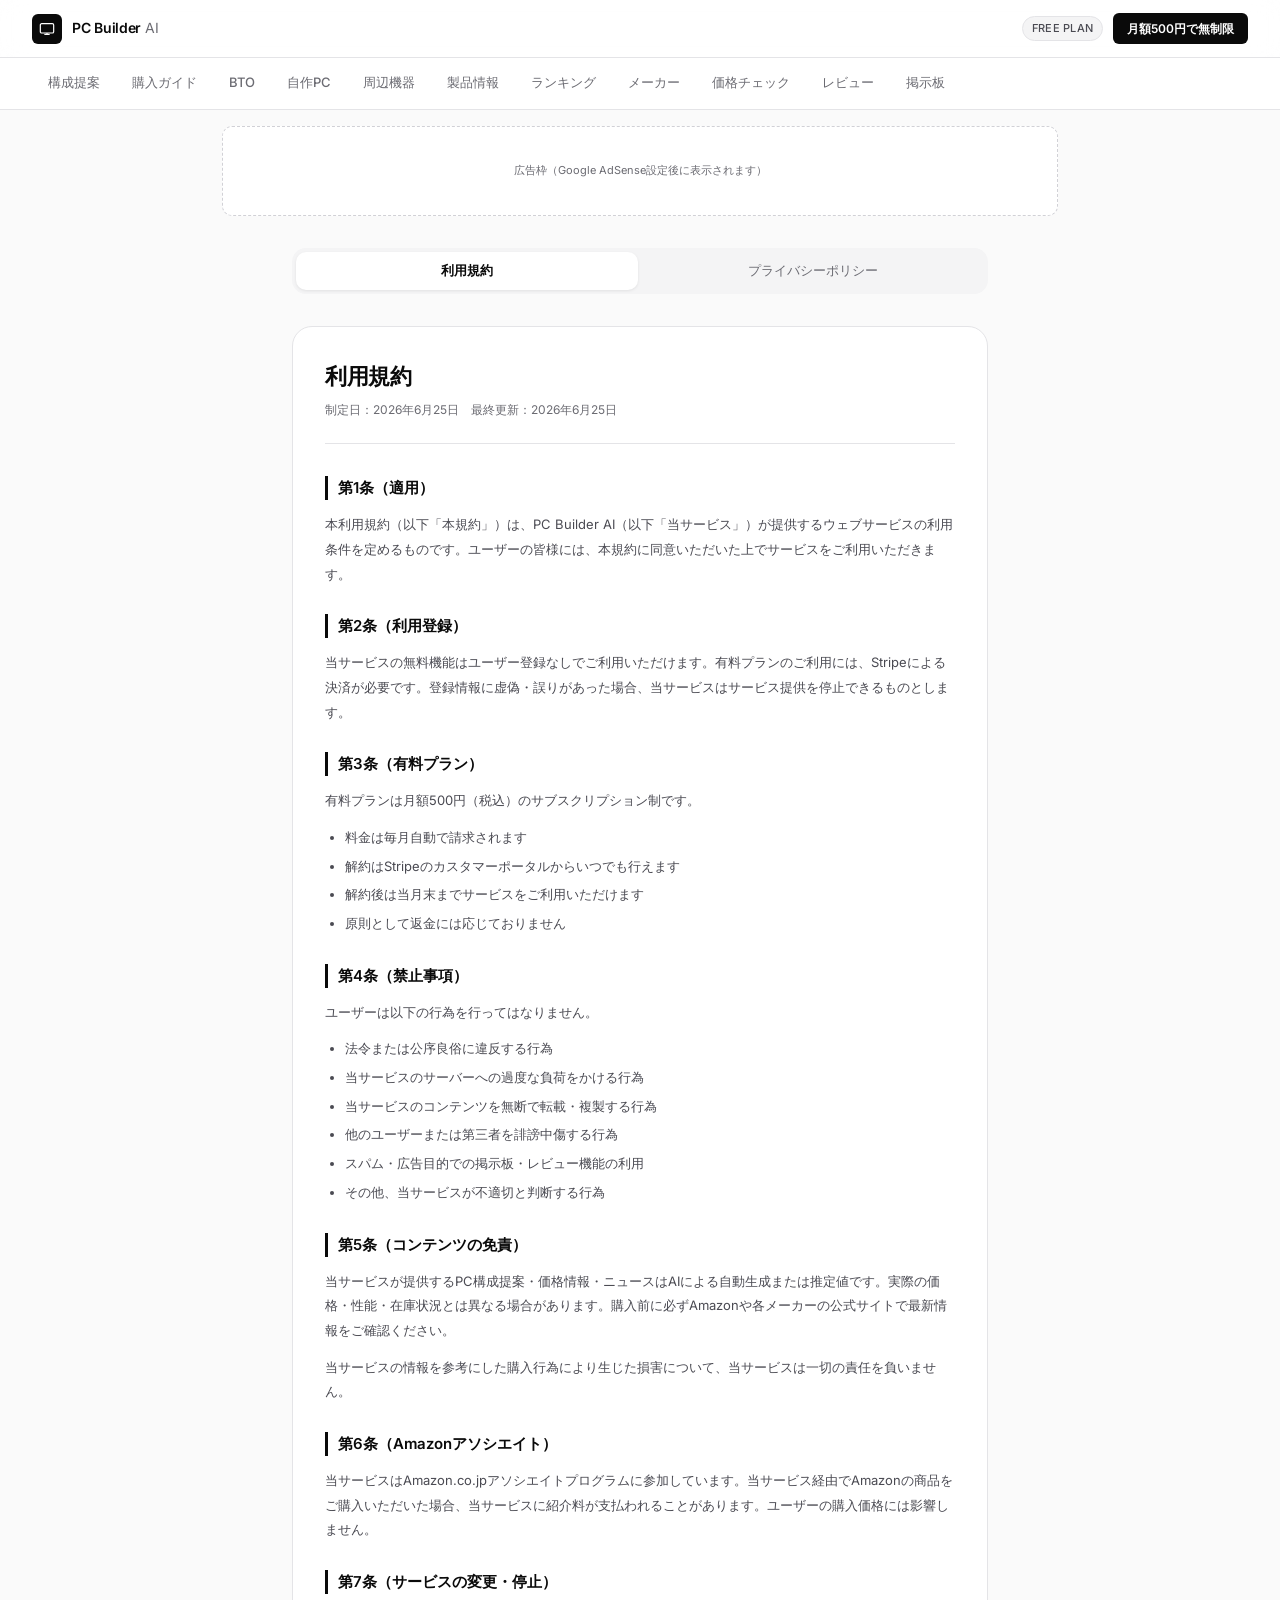
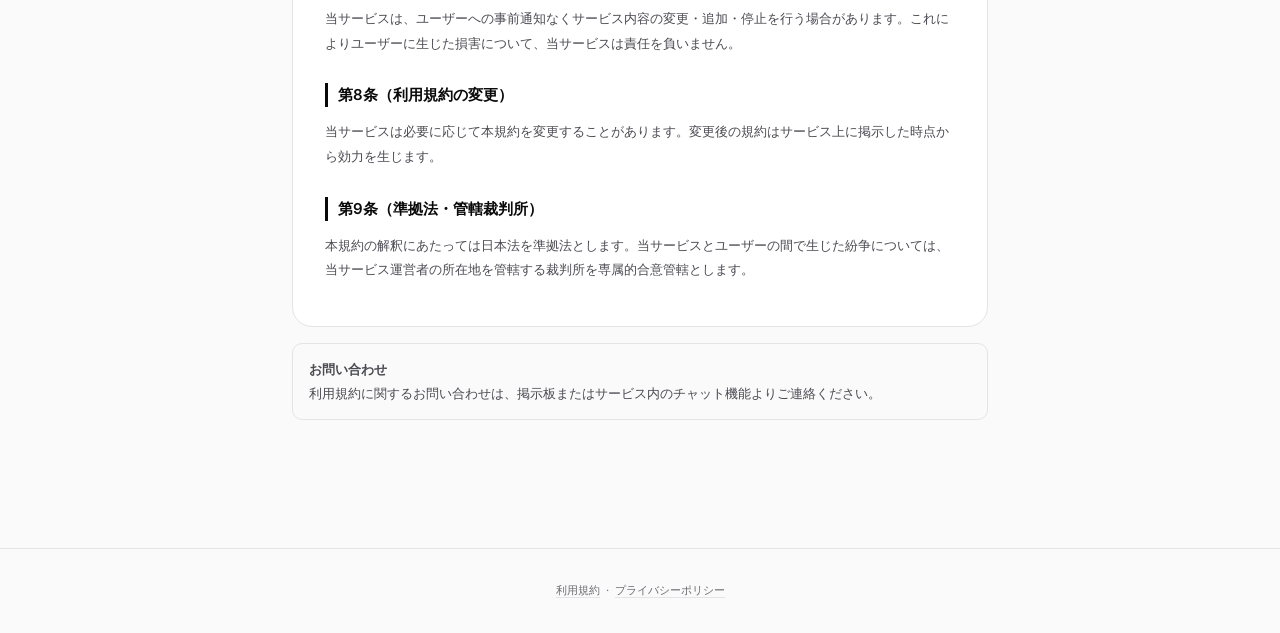
<file: legal.html>
<!DOCTYPE html>
<html lang="ja">
<head>
  <meta charset="UTF-8">
  <meta name="viewport" content="width=device-width, initial-scale=1.0">
  <title>利用規約・プライバシーポリシー — PC Builder AI</title>
  <link rel="preconnect" href="https://fonts.googleapis.com">
  <link href="https://fonts.googleapis.com/css2?family=Inter:wght@300;400;500;600&display=swap" rel="stylesheet">
  <link rel="stylesheet" href="style.css">
  <style>
    .legal-wrap { max-width: 760px; margin: 0 auto; padding: 2rem 2rem 6rem; }
    .tab-wrap { display: flex; gap: 4px; background: var(--gray-100); border-radius: var(--r-lg); padding: 4px; margin-bottom: 2rem; }
    .tab { flex: 1; padding: 10px; border-radius: var(--r-md); font-size: 13px; font-weight: 500; cursor: pointer; background: none; border: none; color: var(--gray-400); font-family: inherit; transition: all 0.15s; text-align: center; }
    .tab.active { background: var(--white); color: var(--black); font-weight: 600; box-shadow: 0 1px 3px rgba(0,0,0,0.08); }
    .legal-section { display: none; }
    .legal-section.visible { display: block; }
    .legal-card { background: var(--white); border: 1px solid var(--gray-200); border-radius: var(--r-xl); padding: 2rem; }
    .legal-title { font-size: 22px; font-weight: 700; letter-spacing: -0.02em; color: var(--black); margin-bottom: 6px; }
    .legal-date { font-size: 12px; color: var(--gray-400); margin-bottom: 2rem; padding-bottom: 1.5rem; border-bottom: 1px solid var(--gray-200); }
    .legal-h2 { font-size: 15px; font-weight: 600; color: var(--black); margin: 1.75rem 0 0.75rem; padding-left: 10px; border-left: 3px solid var(--black); }
    .legal-p { font-size: 13px; color: var(--gray-500); line-height: 1.9; margin-bottom: 0.75rem; }
    .legal-ul { padding-left: 1.25rem; margin-bottom: 0.75rem; }
    .legal-ul li { font-size: 13px; color: var(--gray-500); line-height: 1.9; margin-bottom: 4px; }
    .legal-contact { background: var(--gray-50); border: 1px solid var(--gray-200); border-radius: var(--r-md); padding: 14px 16px; font-size: 13px; color: var(--gray-500); line-height: 1.8; margin-top: 1rem; }
    @media (max-width: 520px) { .legal-wrap { padding-left: 1.25rem; padding-right: 1.25rem; } }
  </style>
  <script async src="https://pagead2.googlesyndication.com/pagead/js/adsbygoogle.js?client=ca-pub-2996318130032504" crossorigin="anonymous"></script>
  <!-- Google Analytics -->
  <script async src="https://www.googletagmanager.com/gtag/js?id=G-GL3F4HVTTF"></script>
  <script>
    window.dataLayer = window.dataLayer || [];
    function gtag(){dataLayer.push(arguments);}
    gtag('js', new Date());
    gtag('config', 'G-GL3F4HVTTF');
  </script>
</head>
<body>

<header>
  <a class="logo" href="home.html">
    <div class="logo-mark">
      <svg viewBox="0 0 24 24"><rect x="2" y="4" width="20" height="14" rx="2"/><path d="M8 20h8M12 18v2"/></svg>
    </div>
    <span class="logo-text">PC Builder <span>AI</span></span>
  </a>
  <div class="header-right">
    <span class="badge-free">FREE PLAN</span>
    <a class="btn-upgrade" href="https://buy.stripe.com/7sY4gyaxT7gEacWfFicQU00" target="_blank" rel="noopener">月額500円で無制限</a>
  </div>
</header>

<nav>
  <a class="nav-item" href="index.html">構成提案</a>
  <a class="nav-item" href="guide.html">購入ガイド</a>
  <a class="nav-item" href="bto.html">BTO</a>
  <a class="nav-item" href="build.html">自作PC</a>
  <a class="nav-item" href="peripherals.html">周辺機器</a>
  <a class="nav-item" href="product.html">製品情報</a>
  <a class="nav-item" href="ranking.html">ランキング</a>
  <a class="nav-item" href="maker.html">メーカー</a>
  <a class="nav-item" href="price.html">価格チェック</a>
  <a class="nav-item" href="reviews.html">レビュー</a>
  <a class="nav-item" href="board.html">掲示板</a>
</nav>
<!-- 広告枠（Google AdSense審査通過後に有効化） -->
<div style="max-width:900px;margin:1rem auto 0;padding:0 2rem;">
  <!-- <ins class="adsbygoogle" style="display:block" data-ad-client="ca-pub-XXXXXXXXXXXXXXXX" data-ad-slot="XXXXXXXXXX" data-ad-format="auto" data-full-width-responsive="true"></ins>
  <script>(adsbygoogle = window.adsbygoogle || []).push({});</script> -->
  <div style="background:var(--white,#fff);border:1px dashed #d1d1d6;border-radius:10px;padding:12px;text-align:center;font-size:11px;color:#6b6b72;min-height:90px;display:flex;align-items:center;justify-content:center;">広告枠（Google AdSense設定後に表示されます）</div>
</div>

<div class="legal-wrap">
  <div class="tab-wrap">
    <button class="tab active" onclick="switchTab('terms', this)">利用規約</button>
    <button class="tab" onclick="switchTab('privacy', this)">プライバシーポリシー</button>
  </div>

  <!-- 利用規約 -->
  <div class="legal-section visible" id="tab-terms">
    <div class="legal-card">
      <div class="legal-title">利用規約</div>
      <div class="legal-date">制定日：2026年6月25日　最終更新：2026年6月25日</div>

      <div class="legal-h2">第1条（適用）</div>
      <p class="legal-p">本利用規約（以下「本規約」）は、PC Builder AI（以下「当サービス」）が提供するウェブサービスの利用条件を定めるものです。ユーザーの皆様には、本規約に同意いただいた上でサービスをご利用いただきます。</p>

      <div class="legal-h2">第2条（利用登録）</div>
      <p class="legal-p">当サービスの無料機能はユーザー登録なしでご利用いただけます。有料プランのご利用には、Stripeによる決済が必要です。登録情報に虚偽・誤りがあった場合、当サービスはサービス提供を停止できるものとします。</p>

      <div class="legal-h2">第3条（有料プラン）</div>
      <p class="legal-p">有料プランは月額500円（税込）のサブスクリプション制です。</p>
      <ul class="legal-ul">
        <li>料金は毎月自動で請求されます</li>
        <li>解約はStripeのカスタマーポータルからいつでも行えます</li>
        <li>解約後は当月末までサービスをご利用いただけます</li>
        <li>原則として返金には応じておりません</li>
      </ul>

      <div class="legal-h2">第4条（禁止事項）</div>
      <p class="legal-p">ユーザーは以下の行為を行ってはなりません。</p>
      <ul class="legal-ul">
        <li>法令または公序良俗に違反する行為</li>
        <li>当サービスのサーバーへの過度な負荷をかける行為</li>
        <li>当サービスのコンテンツを無断で転載・複製する行為</li>
        <li>他のユーザーまたは第三者を誹謗中傷する行為</li>
        <li>スパム・広告目的での掲示板・レビュー機能の利用</li>
        <li>その他、当サービスが不適切と判断する行為</li>
      </ul>

      <div class="legal-h2">第5条（コンテンツの免責）</div>
      <p class="legal-p">当サービスが提供するPC構成提案・価格情報・ニュースはAIによる自動生成または推定値です。実際の価格・性能・在庫状況とは異なる場合があります。購入前に必ずAmazonや各メーカーの公式サイトで最新情報をご確認ください。</p>
      <p class="legal-p">当サービスの情報を参考にした購入行為により生じた損害について、当サービスは一切の責任を負いません。</p>

      <div class="legal-h2">第6条（Amazonアソシエイト）</div>
      <p class="legal-p">当サービスはAmazon.co.jpアソシエイトプログラムに参加しています。当サービス経由でAmazonの商品をご購入いただいた場合、当サービスに紹介料が支払われることがあります。ユーザーの購入価格には影響しません。</p>

      <div class="legal-h2">第7条（サービスの変更・停止）</div>
      <p class="legal-p">当サービスは、ユーザーへの事前通知なくサービス内容の変更・追加・停止を行う場合があります。これによりユーザーに生じた損害について、当サービスは責任を負いません。</p>

      <div class="legal-h2">第8条（利用規約の変更）</div>
      <p class="legal-p">当サービスは必要に応じて本規約を変更することがあります。変更後の規約はサービス上に掲示した時点から効力を生じます。</p>

      <div class="legal-h2">第9条（準拠法・管轄裁判所）</div>
      <p class="legal-p">本規約の解釈にあたっては日本法を準拠法とします。当サービスとユーザーの間で生じた紛争については、当サービス運営者の所在地を管轄する裁判所を専属的合意管轄とします。</div>

      <div class="legal-contact">
        <strong>お問い合わせ</strong><br>
        利用規約に関するお問い合わせは、掲示板またはサービス内のチャット機能よりご連絡ください。
      </div>
    </div>
  </div>

  <!-- プライバシーポリシー -->
  <div class="legal-section" id="tab-privacy">
    <div class="legal-card">
      <div class="legal-title">プライバシーポリシー</div>
      <div class="legal-date">制定日：2026年6月25日　最終更新：2026年6月25日</div>

      <div class="legal-h2">第1条（取得する情報）</div>
      <p class="legal-p">当サービスは以下の情報を取得します。</p>
      <ul class="legal-ul">
        <li><strong>決済情報：</strong>有料プランご利用時にStripeが取得するメールアドレス・カード情報（当サービスはカード番号を保持しません）</li>
        <li><strong>利用情報：</strong>ブラウザのlocalStorageに保存される利用回数・生成したニュース記事（端末内のみ・当サービスのサーバーには送信されません）</li>
        <li><strong>アクセスログ：</strong>Vercelのサーバーログ（IPアドレス・アクセス日時・ブラウザ情報等）</li>
        <li><strong>入力内容：</strong>構成提案・価格チェックに入力した予算・用途・製品名（AIへの問い合わせに使用後、当サービスには保存されません）</li>
      </ul>

      <div class="legal-h2">第2条（情報の利用目的）</div>
      <ul class="legal-ul">
        <li>サービスの提供・改善のため</li>
        <li>有料プランの管理・請求のため</li>
        <li>不正利用の防止のため</li>
        <li>サービスの利用状況の把握のため</li>
      </ul>

      <div class="legal-h2">第3条（第三者提供）</div>
      <p class="legal-p">当サービスは、以下の場合を除きユーザーの個人情報を第三者に提供しません。</p>
      <ul class="legal-ul">
        <li>ユーザーの同意がある場合</li>
        <li>法令に基づく場合</li>
        <li>生命・身体・財産の保護に必要な場合</li>
      </ul>

      <div class="legal-h2">第4条（外部サービスの利用）</div>
      <p class="legal-p">当サービスは以下の外部サービスを利用しています。</p>
      <ul class="legal-ul">
        <li><strong>OpenAI API：</strong>AI構成提案・チャット機能に使用。入力内容がOpenAIのサーバーに送信されます</li>
        <li><strong>Stripe：</strong>決済処理に使用。Stripeのプライバシーポリシーが適用されます</li>
        <li><strong>Vercel：</strong>ホスティングに使用。アクセスログが記録されます</li>
        <li><strong>Amazon：</strong>アソシエイトリンク経由の購入情報がAmazonに共有されます</li>
      </ul>

      <div class="legal-h2">第5条（Cookieについて）</div>
      <p class="legal-p">当サービスはCookieおよびlocalStorageを使用して、利用回数・ニュース履歴などをお使いの端末に保存します。これらはサービスの機能提供に必要なものです。ブラウザの設定から削除できます。</p>

      <div class="legal-h2">第6条（情報の管理）</div>
      <p class="legal-p">当サービスはユーザーの個人情報を適切に管理し、不正アクセス・紛失・改ざん・漏えいの防止に努めます。ただし、インターネット上での完全な安全性を保証するものではありません。</p>

      <div class="legal-h2">第7条（ユーザーの権利）</div>
      <p class="legal-p">ユーザーは以下の権利を有します。</p>
      <ul class="legal-ul">
        <li>保有する個人情報の開示・訂正・削除の請求</li>
        <li>有料プランの解約（Stripeカスタマーポータルから）</li>
        <li>localStorageの削除（ブラウザの設定から）</li>
      </ul>

      <div class="legal-h2">第8条（プライバシーポリシーの変更）</div>
      <p class="legal-p">当サービスは必要に応じてプライバシーポリシーを変更することがあります。重要な変更がある場合はサービス上でお知らせします。</p>

      <div class="legal-contact">
        <strong>お問い合わせ</strong><br>
        個人情報の取り扱いに関するお問い合わせは、掲示板またはサービス内のチャット機能よりご連絡ください。
      </div>
    </div>
  </div>
</div>

<footer>
  <p><a href="legal.html">利用規約</a> &nbsp;·&nbsp; <a href="legal.html#privacy">プライバシーポリシー</a></p>
</footer>

<script>
function switchTab(id, el) {
  document.querySelectorAll('.legal-section').forEach(s => s.classList.remove('visible'));
  document.querySelectorAll('.tab').forEach(t => t.classList.remove('active'));
  document.getElementById('tab-' + id).classList.add('visible');
  el.classList.add('active');
}
</script>
</body>
</html>
</file>
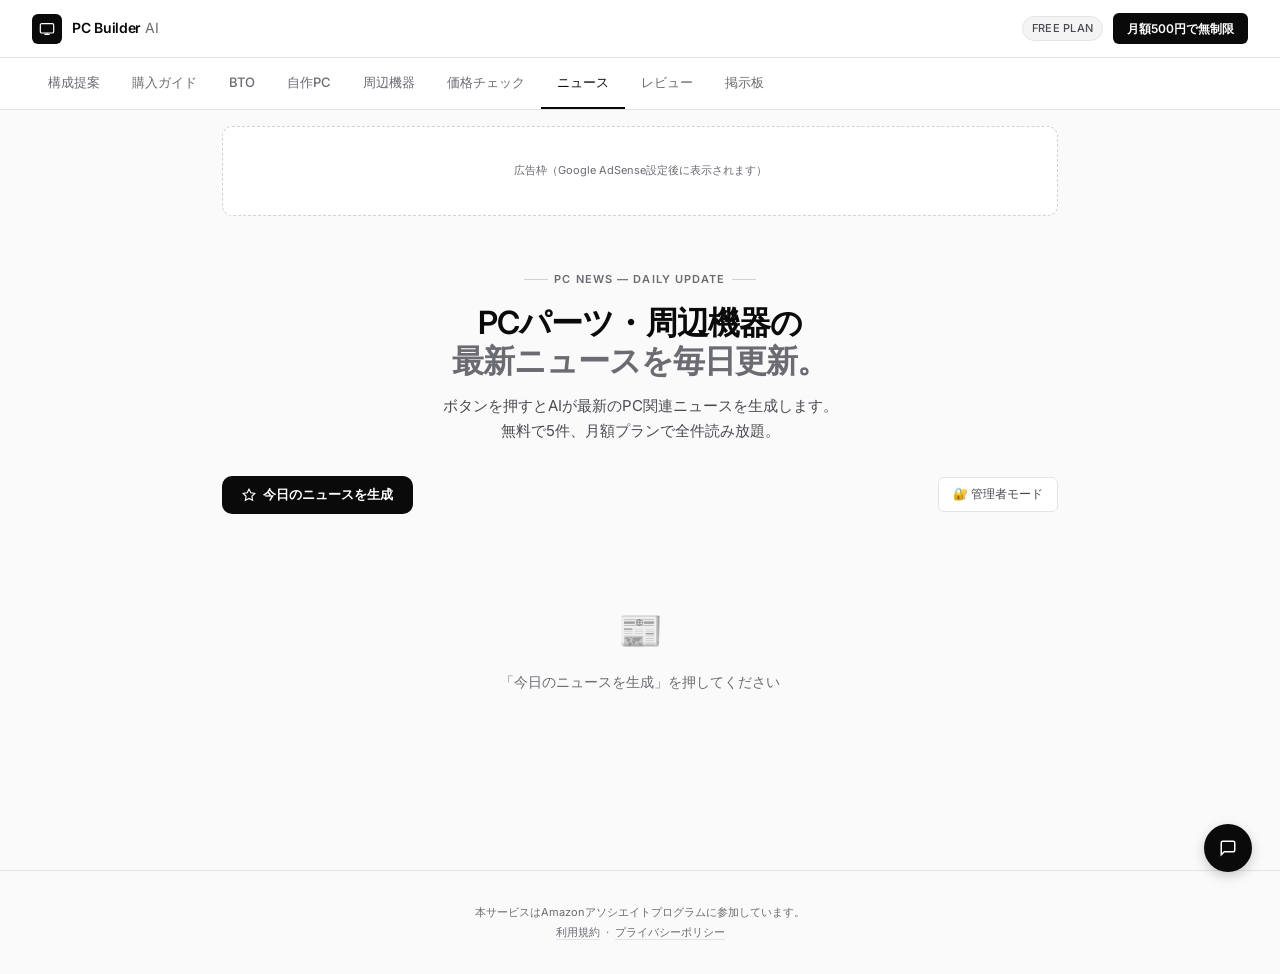
<file: news.html>
<!DOCTYPE html>
<html lang="ja">
<head>
  <meta charset="UTF-8">
  <meta name="viewport" content="width=device-width, initial-scale=1.0">
  <title>PCニュース — PC Builder AI</title>
  <link rel="preconnect" href="https://fonts.googleapis.com">
  <link href="https://fonts.googleapis.com/css2?family=Inter:wght@300;400;500;600&display=swap" rel="stylesheet">
  <link rel="stylesheet" href="style.css">
  <script async src="https://www.googletagmanager.com/gtag/js?id=G-GL3F4HVTTF"></script>
  <script>window.dataLayer=window.dataLayer||[];function gtag(){dataLayer.push(arguments);}gtag('js',new Date());gtag('config','G-GL3F4HVTTF');</script>
  <style>
    .hero { max-width: 900px; margin: 0 auto; padding: 3rem 2rem 2rem; text-align: center; }
    .hero-eyebrow { display: inline-flex; align-items: center; gap: 6px; font-size: 11px; font-weight: 600; letter-spacing: 0.1em; text-transform: uppercase; color: var(--gray-400); margin-bottom: 1rem; }
    .hero-eyebrow::before, .hero-eyebrow::after { content: ''; width: 24px; height: 1px; background: var(--gray-300); }
    .hero h1 { font-size: 32px; font-weight: 600; letter-spacing: -0.03em; line-height: 1.2; margin-bottom: 0.75rem; }
    .hero h1 em { font-style: normal; color: var(--gray-400); }
    .hero p { font-size: 15px; color: var(--gray-500); line-height: 1.7; }
    .controls { max-width: 900px; margin: 0 auto; padding: 0 2rem 1.5rem; display: flex; gap: 10px; align-items: center; flex-wrap: wrap; justify-content: space-between; }
    .gen-btn { display: flex; align-items: center; gap: 7px; padding: 10px 20px; border-radius: var(--r-md); background: var(--black); color: var(--white); border: none; cursor: pointer; font-size: 13px; font-weight: 600; font-family: inherit; transition: background 0.15s; }
    .gen-btn:hover { background: var(--gray-700); }
    .gen-btn:disabled { background: var(--gray-300); cursor: not-allowed; }
    .admin-btn { font-size: 12px; padding: 8px 14px; border-radius: var(--r-sm); border: 1px solid var(--gray-200); background: var(--white); cursor: pointer; color: var(--gray-500); font-family: inherit; }
    .admin-btn.on { background: var(--black); color: var(--white); border-color: var(--black); }
    .news-wrap { max-width: 900px; margin: 0 auto; padding: 0 2rem 5rem; display: flex; flex-direction: column; gap: 10px; }
    .news-card { background: var(--white); border: 1px solid var(--gray-200); border-radius: var(--r-xl); overflow: hidden; transition: border-color 0.15s; }
    .news-card.featured { border-color: var(--black); }
    .news-inner { padding: 1.25rem 1.5rem; }
    .news-meta { display: flex; align-items: center; gap: 8px; margin-bottom: 10px; flex-wrap: wrap; }
    .news-cat { font-size: 10px; font-weight: 700; letter-spacing: 0.08em; text-transform: uppercase; padding: 3px 8px; border-radius: 20px; }
    .cat-parts { background: var(--black); color: var(--white); }
    .cat-bto { background: var(--gray-100); color: var(--gray-700); }
    .cat-peripheral { background: #dbeafe; color: #1e40af; }
    .cat-sale { background: #dcfce7; color: #166534; }
    .news-new { font-size: 10px; font-weight: 700; color: #ef4444; }
    .news-date { font-size: 11px; color: var(--gray-400); }
    .news-title { font-size: 16px; font-weight: 600; color: var(--black); margin-bottom: 8px; line-height: 1.4; }
    .news-preview { font-size: 13px; color: var(--gray-500); line-height: 1.8; }
    .news-full { font-size: 13px; color: var(--gray-500); line-height: 1.8; display: none; }
    .news-footer { display: flex; align-items: center; justify-content: space-between; padding-top: 12px; margin-top: 10px; border-top: 1px solid var(--gray-200); flex-wrap: wrap; gap: 8px; }
    .news-source { font-size: 11px; color: var(--gray-400); }
    .news-actions { display: flex; gap: 8px; align-items: center; }
    .expand-btn { font-size: 12px; font-weight: 500; color: var(--black); background: none; border: none; cursor: pointer; font-family: inherit; padding: 4px 8px; border-radius: var(--r-sm); border: 1px solid var(--gray-200); }
    .expand-btn:hover { background: var(--gray-50); }
    .del-btn { font-size: 11px; padding: 4px 8px; border-radius: var(--r-sm); border: 1px solid #fecdd3; background: #fff1f2; cursor: pointer; color: #dc2626; font-family: inherit; display: none; }
    .premium-box { background: var(--gray-50); border-top: 1px solid var(--gray-200); padding: 1rem 1.5rem; text-align: center; }
    .premium-box p { font-size: 13px; color: var(--gray-500); margin-bottom: 8px; }
    .premium-box a { display: inline-block; padding: 8px 20px; background: var(--black); color: var(--white); border-radius: var(--r-md); font-size: 13px; font-weight: 600; text-decoration: none; }
    .loading-card { background: var(--white); border: 1px solid var(--gray-200); border-radius: var(--r-xl); padding: 1.25rem 1.5rem; }
    .loading-line { height: 12px; background: var(--gray-100); border-radius: 6px; margin-bottom: 8px; animation: shimmer 1.5s infinite; }
    .loading-line.s { width: 35%; }
    .loading-line.m { width: 65%; }
    @keyframes shimmer { 0%,100%{opacity:0.5;} 50%{opacity:1;} }
    .empty-box { text-align: center; padding: 4rem 2rem; color: var(--gray-400); }
    .empty-box p { font-size: 14px; margin-top: 12px; }
    @media (max-width: 520px) { header { padding: 0 1.25rem; } nav { padding: 0 1rem; } .hero, .controls, .news-wrap { padding-left: 1.25rem; padding-right: 1.25rem; } .hero h1 { font-size: 24px; } }
  </style>
  <script async src="https://pagead2.googlesyndication.com/pagead/js/adsbygoogle.js?client=ca-pub-2996318130032504" crossorigin="anonymous"></script>
</head>
<body>

<header>
  <a class="logo" href="home.html">
    <div class="logo-mark"><svg viewBox="0 0 24 24"><rect x="2" y="4" width="20" height="14" rx="2"/><path d="M8 20h8M12 18v2"/></svg></div>
    <span class="logo-text">PC Builder <span>AI</span></span>
  </a>
  <div class="header-right">
    <span class="badge-free">FREE PLAN</span>
    <a class="btn-upgrade" href="https://buy.stripe.com/7sY4gyaxT7gEacWfFicQU00" target="_blank" rel="noopener">月額500円で無制限</a>
  </div>
</header>

<nav>
  <a class="nav-item" href="index.html">構成提案</a>
  <a class="nav-item" href="guide.html">購入ガイド</a>
  <a class="nav-item" href="bto.html">BTO</a>
  <a class="nav-item" href="build.html">自作PC</a>
  <a class="nav-item" href="peripherals.html">周辺機器</a>
  <a class="nav-item" href="price.html">価格チェック</a>
  <a class="nav-item active" href="news.html">ニュース</a>
  <a class="nav-item" href="reviews.html">レビュー</a>
  <a class="nav-item" href="board.html">掲示板</a>
</nav>
<!-- 広告枠（Google AdSense審査通過後に有効化） -->
<div style="max-width:900px;margin:1rem auto 0;padding:0 2rem;">
  <!-- <ins class="adsbygoogle" style="display:block" data-ad-client="ca-pub-XXXXXXXXXXXXXXXX" data-ad-slot="XXXXXXXXXX" data-ad-format="auto" data-full-width-responsive="true"></ins>
  <script>(adsbygoogle = window.adsbygoogle || []).push({});</script> -->
  <div style="background:var(--white,#fff);border:1px dashed #d1d1d6;border-radius:10px;padding:12px;text-align:center;font-size:11px;color:#6b6b72;min-height:90px;display:flex;align-items:center;justify-content:center;">広告枠（Google AdSense設定後に表示されます）</div>
</div>

<div class="hero">
  <div class="hero-eyebrow">PC News — Daily Update</div>
  <h1>PCパーツ・周辺機器の<br><em>最新ニュースを毎日更新。</em></h1>
  <p>ボタンを押すとAIが最新のPC関連ニュースを生成します。<br>無料で5件、月額プランで全件読み放題。</p>
</div>

<div class="controls">
  <button class="gen-btn" id="gen-btn">
    <svg width="14" height="14" viewBox="0 0 24 24" fill="none" stroke="currentColor" stroke-width="2"><path d="M12 2l3.09 6.26L22 9.27l-5 4.87 1.18 6.88L12 17.77l-6.18 3.25L7 14.14 2 9.27l6.91-1.01L12 2z"/></svg>
    今日のニュースを生成
  </button>
  <button class="admin-btn" id="admin-btn">🔐 管理者モード</button>
</div>

<div class="news-wrap" id="news-wrap">
  <div class="empty-box">
    <div style="font-size:36px;">📰</div>
    <p>「今日のニュースを生成」を押してください</p>
  </div>
</div>

<footer>
  <p>本サービスはAmazonアソシエイトプログラムに参加しています。<br>
  <a href="legal.html">利用規約</a> &nbsp;·&nbsp; <a href="legal.html">プライバシーポリシー</a></p>
</footer>

<button class="chat-fab" id="chat-fab">
  <svg width="18" height="18" viewBox="0 0 24 24" fill="none" stroke="currentColor" stroke-width="2"><path d="M21 15a2 2 0 01-2 2H7l-4 4V5a2 2 0 012-2h14a2 2 0 012 2z"/></svg>
</button>
<div class="chat-window" id="chat-window" style="display:none;">
  <div class="chat-header"><span>PC相談 — AI Assistant</span><button class="chat-close" id="chat-close">✕</button></div>
  <div class="chat-messages" id="chat-messages"><div class="msg bot">こんにちは！PCについてなんでも聞いてください。</div></div>
  <div class="chat-input-row"><input type="text" class="chat-input" id="chat-input" placeholder="質問を入力..."><button class="chat-send" id="chat-send">送信</button></div>
</div>

<script>
const FREE_LIMIT = 5;
const ADMIN_PW = 'pcbuilder2026';
const STRIPE_URL = 'https://buy.stripe.com/7sY4gyaxT7gEacWfFicQU00';

let newsList = JSON.parse(localStorage.getItem('pc_news2') || '[]');
let isAdmin = false;

function todayStr() {
  return new Date().toLocaleDateString('ja-JP', {year:'numeric',month:'long',day:'numeric'});
}

function catClass(cat) {
  return {parts:'cat-parts',bto:'cat-bto',peripheral:'cat-peripheral',sale:'cat-sale'}[cat] || 'cat-parts';
}
function catLabel(cat) {
  return {parts:'パーツ',bto:'BTO',peripheral:'周辺機器',sale:'セール'}[cat] || cat;
}

function renderAll() {
  const wrap = document.getElementById('news-wrap');
  if (newsList.length === 0) {
    wrap.innerHTML = '<div class="empty-box"><div style="font-size:36px;">📰</div><p>「今日のニュースを生成」を押してください</p></div>';
    return;
  }

  // 管理者は全件、無料は5件、以降は有料プロモ
  wrap.innerHTML = newsList.map(function(n, i) {
    const premium = !isAdmin && i >= FREE_LIMIT;
    const featured = i === 0 ? 'featured' : '';
    const isNew = n.date === todayStr() ? '<span class="news-new">NEW</span>' : '';

    if (premium) {
      return '<div class="news-card ' + featured + '">' +
        '<div class="news-inner">' +
          '<div class="news-meta"><span class="news-cat ' + catClass(n.cat) + '">' + catLabel(n.cat) + '</span>' + isNew + '<span class="news-date">' + n.date + '</span></div>' +
          '<div class="news-title">' + n.title + '</div>' +
          '<div class="news-preview" style="filter:blur(3px);user-select:none;">' + n.body + '</div>' +
        '</div>' +
        '<div class="premium-box"><p>続きは月額プランで読み放題</p><a href="' + STRIPE_URL + '" target="_blank" rel="noopener">月額500円で無制限</a></div>' +
      '</div>';
    }

    return '<div class="news-card ' + featured + '" data-id="' + n.id + '">' +
      '<div class="news-inner">' +
        '<div class="news-meta"><span class="news-cat ' + catClass(n.cat) + '">' + catLabel(n.cat) + '</span>' + isNew + '<span class="news-date">' + n.date + '</span></div>' +
        '<div class="news-title">' + n.title + '</div>' +
        '<div class="news-preview">' + n.body.slice(0, 80) + (n.body.length > 80 ? '...' : '') + '</div>' +
        '<div class="news-full">' + n.body + '</div>' +
        '<div class="news-footer">' +
          '<span class="news-source">📰 ' + (n.source || 'PC Builder AI') + '</span>' +
          '<div class="news-actions">' +
            '<button class="expand-btn" onclick="toggleNews(this)">▼ 続きを読む</button>' +
            '<button class="del-btn" onclick="delNews(\'' + n.id + '\')">🗑️ 削除</button>' +
          '</div>' +
        '</div>' +
      '</div>' +
    '</div>';
  }).join('');

  // 管理者モードのとき削除ボタンを表示
  if (isAdmin) {
    document.querySelectorAll('.del-btn').forEach(function(btn) {
      btn.style.display = 'block';
    });
  }
}

function toggleNews(btn) {
  const card = btn.closest('.news-card');
  const preview = card.querySelector('.news-preview');
  const full = card.querySelector('.news-full');
  const isOpen = full.style.display === 'block';
  if (isOpen) {
    full.style.display = 'none';
    preview.style.display = 'block';
    btn.textContent = '▼ 続きを読む';
  } else {
    full.style.display = 'block';
    preview.style.display = 'none';
    btn.textContent = '▲ 閉じる';
  }
}

function delNews(id) {
  if (!confirm('このニュースを削除しますか？')) return;
  newsList = newsList.filter(function(n) { return n.id !== id; });
  localStorage.setItem('pc_news2', JSON.stringify(newsList));
  renderAll();
}

// 生成ボタン
document.getElementById('gen-btn').addEventListener('click', async function() {
  const btn = document.getElementById('gen-btn');
  btn.disabled = true;
  btn.innerHTML = '🔄 生成中...';

  const wrap = document.getElementById('news-wrap');
  wrap.innerHTML = [1,2,3,4,5].map(function() {
    return '<div class="loading-card"><div class="loading-line s"></div><div class="loading-line m"></div><div class="loading-line"></div><div class="loading-line m"></div></div>';
  }).join('');

  const now = new Date();
  const ym = now.getFullYear() + '年' + (now.getMonth()+1) + '月';

  const prompt = 'あなたはPC・テクノロジー専門のニュースライターです。' + ym + 'の日本のPC市場における最新ニュースを5件生成してください。\n\n以下のカテゴリからバランスよく選んでください：\n- parts（CPU・GPU・メモリ・SSDなどのパーツ情報）\n- bto（BTOパソコンの新モデル・キャンペーン情報）\n- peripheral（モニター・マウス・キーボード・ヘッドセットなどの周辺機器）\n- sale（Amazonや各ショップのセール・値下げ情報）\n\nRTX 50シリーズ・Ryzen 9000シリーズ・DDR5高騰・円安など2026年の市場状況を反映させてください。\n\n必ず以下のJSON形式のみで返答してください（```や説明文は不要）：\n[\n  {\n    "cat": "parts",\n    "title": "タイトル（30文字以内）",\n    "body": "本文（150〜200文字）",\n    "source": "情報源"\n  }\n]';

  try {
    const res = await fetch('/api/chat', {
      method: 'POST',
      headers: {'Content-Type': 'application/json'},
      body: JSON.stringify({
        max_tokens: 2000,
        messages: [{role: 'user', content: prompt}]
      })
    });

    if (!res.ok) throw new Error('HTTP ' + res.status);
    const data = await res.json();
    const raw = (data.content && data.content[0] && data.content[0].text) || '';
    if (!raw) throw new Error('empty');

    const clean = raw.replace(/^```json\s*/,'').replace(/^```\s*/,'').replace(/```\s*$/,'').trim();
    const parsed = JSON.parse(clean);

    const date = todayStr();
    const items = parsed.map(function(n, i) {
      return {id: String(Date.now() + i), cat: n.cat, title: n.title, body: n.body, source: n.source, date: date};
    });

    newsList = items.concat(newsList).slice(0, 30);
    localStorage.setItem('pc_news2', JSON.stringify(newsList));
    renderAll();

  } catch(e) {
    console.error('news error:', e);
    wrap.innerHTML = '<div class="empty-box"><div style="font-size:36px;">⚠️</div><p>生成に失敗しました。しばらく待ってから再度お試しください。</p></div>';
  }

  btn.disabled = false;
  btn.innerHTML = '<svg width="14" height="14" viewBox="0 0 24 24" fill="none" stroke="currentColor" stroke-width="2"><path d="M12 2l3.09 6.26L22 9.27l-5 4.87 1.18 6.88L12 17.77l-6.18 3.25L7 14.14 2 9.27l6.91-1.01L12 2z"/></svg>今日のニュースを生成';
});

// 管理者ボタン
document.getElementById('admin-btn').addEventListener('click', function() {
  if (isAdmin) {
    isAdmin = false;
    this.textContent = '🔐 管理者モード';
    this.classList.remove('on');
  } else {
    const pw = prompt('管理者パスワードを入力:');
    if (pw === ADMIN_PW) {
      isAdmin = true;
      this.textContent = '✅ 管理者モード中';
      this.classList.add('on');
    } else if (pw !== null) {
      alert('パスワードが違います');
    }
  }
  renderAll();
});

// チャット
(function() {
  const fab = document.getElementById('chat-fab');
  const win = document.getElementById('chat-window');
  const msgs = document.getElementById('chat-messages');
  const input = document.getElementById('chat-input');
  let h = [];
  fab.addEventListener('click', function() {
    const open = win.style.display !== 'none';
    win.style.display = open ? 'none' : 'flex';
    win.style.flexDirection = 'column';
    if (!open) input.focus();
  });
  document.getElementById('chat-close').addEventListener('click', function() { win.style.display = 'none'; });
  function addMsg(t, r) { const d = document.createElement('div'); d.className = 'msg ' + r; d.textContent = t; msgs.appendChild(d); msgs.scrollTop = msgs.scrollHeight; return d; }
  async function send() {
    const t = input.value.trim(); if (!t) return;
    input.value = ''; addMsg(t, 'user'); h.push({role:'user',content:t});
    const th = addMsg('考え中...', 'thinking-msg');
    try {
      const res = await fetch('/api/chat', {method:'POST',headers:{'Content-Type':'application/json'},body:JSON.stringify({max_tokens:600,system:'あなたはPCパーツ・自作PCの専門家です。日本語で簡潔に答えてください。',messages:h})});
      const data = await res.json();
      const reply = (data.content && data.content[0] && data.content[0].text) || 'エラーが発生しました。';
      h.push({role:'assistant',content:reply}); th.remove(); addMsg(reply,'bot');
    } catch(e) { th.remove(); addMsg('エラーが発生しました。','bot'); }
  }
  document.getElementById('chat-send').addEventListener('click', send);
  input.addEventListener('keydown', function(e) { if (e.key==='Enter') send(); });
})();

renderAll();
</script>
</body>
</html>
</file>
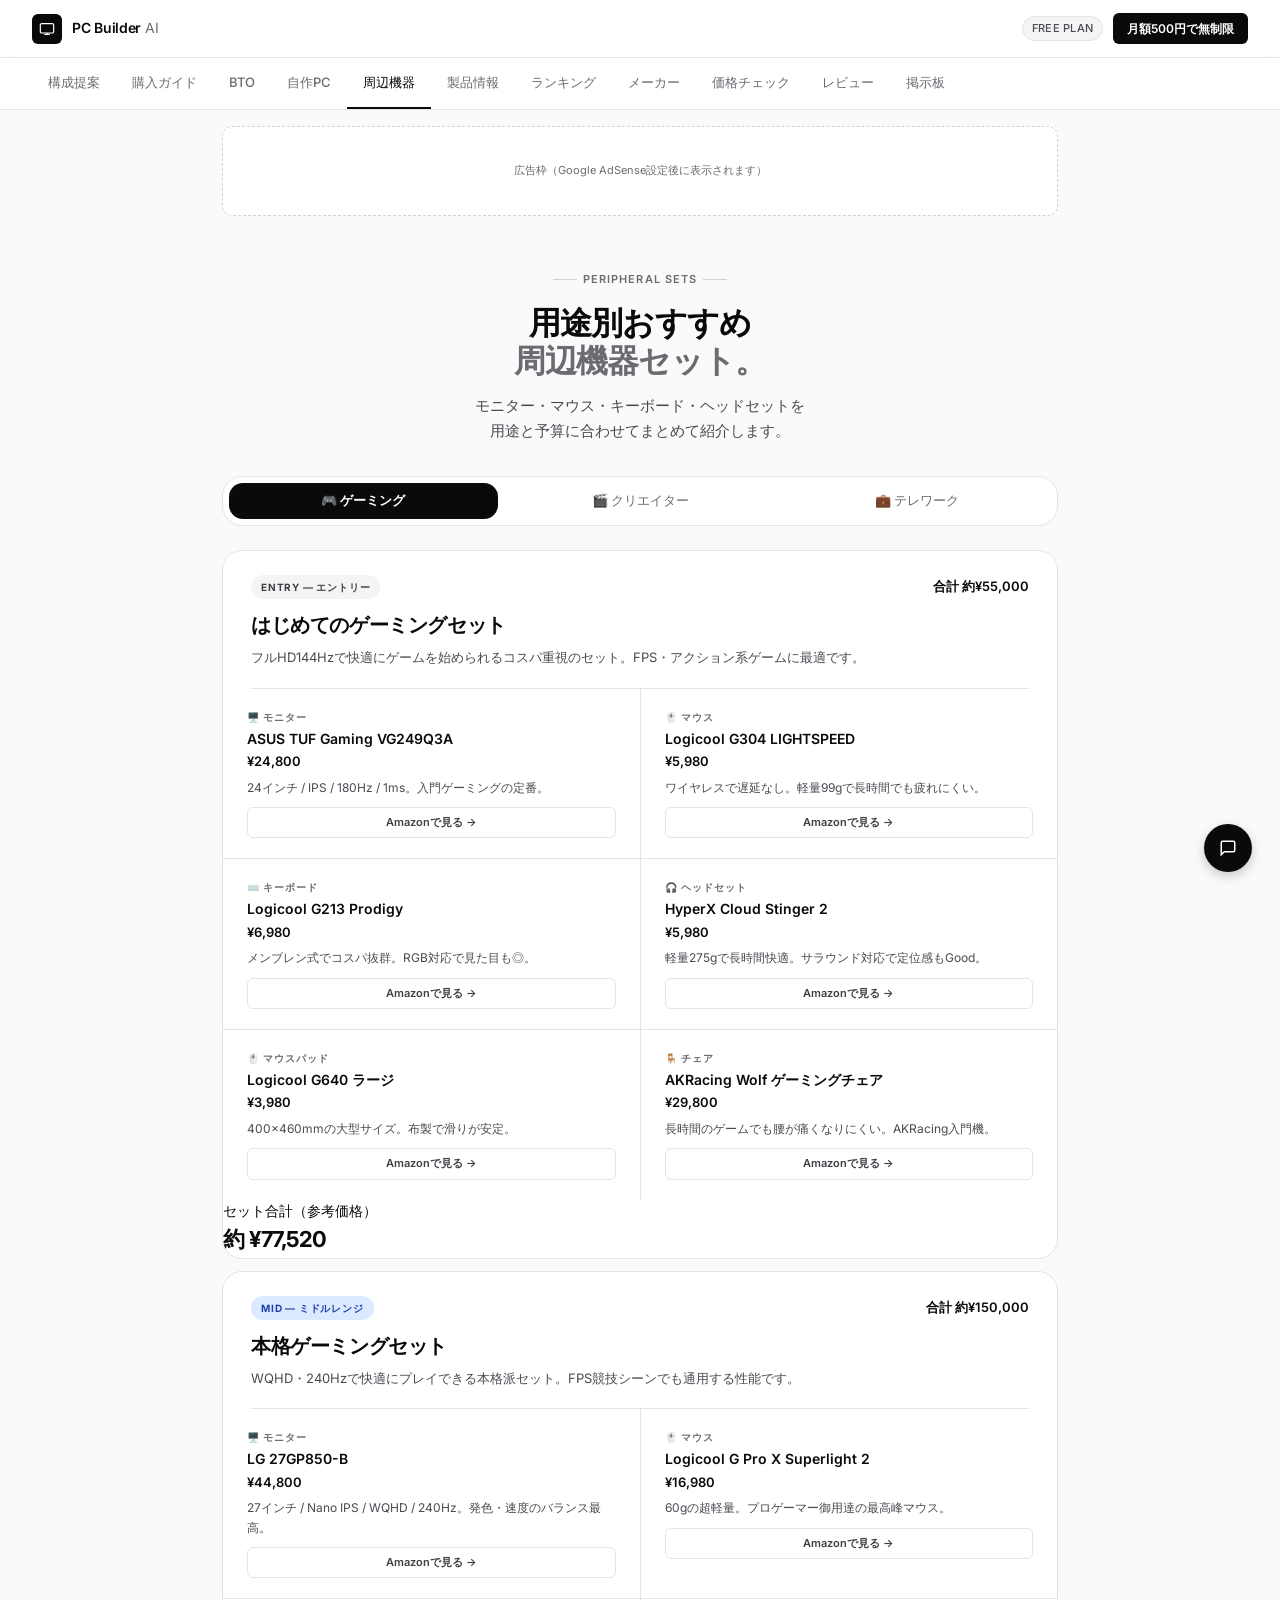
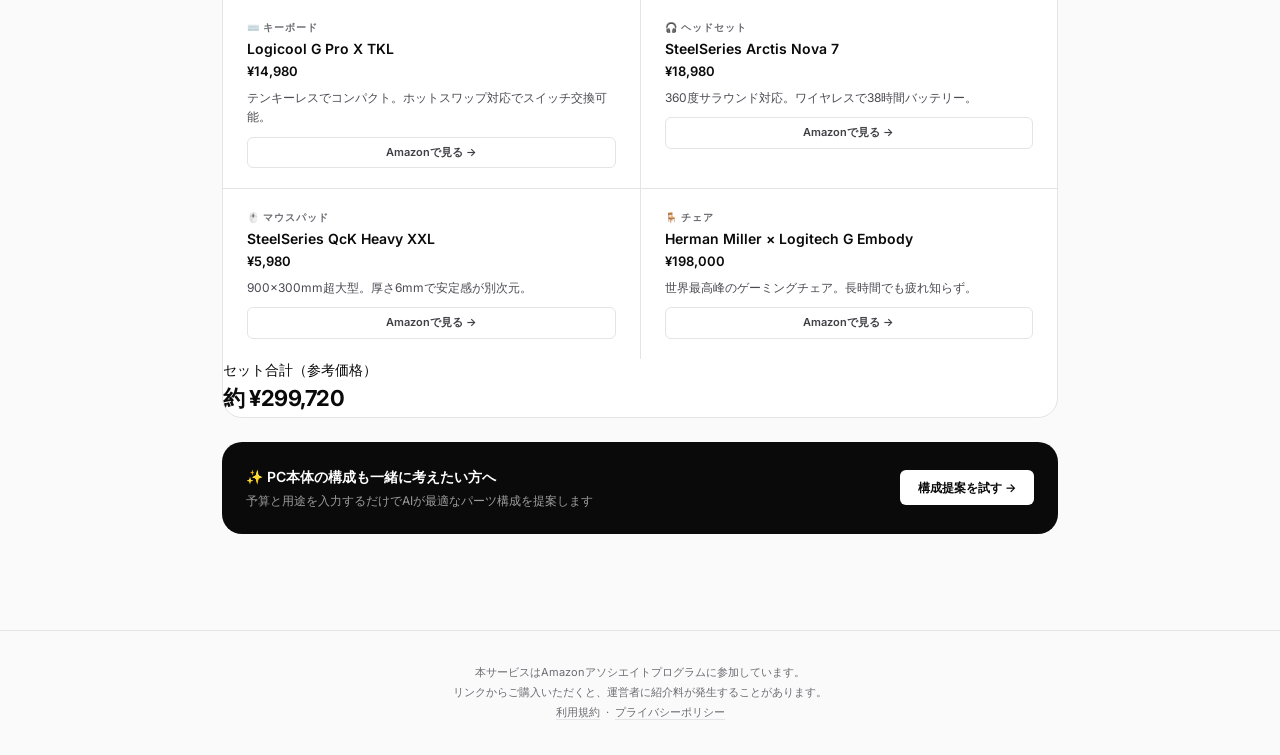
<file: peripherals.html>
<!DOCTYPE html>
<html lang="ja">
<head>
  <meta charset="UTF-8">
  <meta name="viewport" content="width=device-width, initial-scale=1.0">
  <title>おすすめ周辺機器セット — PC Builder AI</title>
  <meta name="description" content="ゲーミング・クリエイター・テレワーク向けのおすすめ周辺機器セット。モニター・マウス・キーボード・ヘッドセットをまとめて紹介。">
  <link rel="preconnect" href="https://fonts.googleapis.com">
  <link href="https://fonts.googleapis.com/css2?family=Inter:wght@300;400;500;600&display=swap" rel="stylesheet">
  <link rel="stylesheet" href="style.css">
  <style>
    
    
    

    
    
    
    
    
    
    
    
    

    
    
    
    

    .hero { max-width: 900px; margin: 0 auto; padding: 3rem 2rem 2rem; text-align: center; }
    .hero-eyebrow { display: inline-flex; align-items: center; gap: 6px; font-size: 11px; font-weight: 600; letter-spacing: 0.1em; text-transform: uppercase; color: var(--gray-400); margin-bottom: 1rem; }
    .hero-eyebrow::before, .hero-eyebrow::after { content: ''; width: 24px; height: 1px; background: var(--gray-300); }
    .hero h1 { font-size: 32px; font-weight: 600; letter-spacing: -0.03em; line-height: 1.2; margin-bottom: 0.75rem; }
    .hero h1 em { font-style: normal; color: var(--gray-400); }
    .hero p { font-size: 15px; color: var(--gray-500); line-height: 1.7; }

    /* タブ */
    .tab-wrap { max-width: 900px; margin: 0 auto; padding: 0 2rem 1.5rem; }
    .tabs { display: flex; gap: 8px; background: var(--white); border: 1px solid var(--gray-200); border-radius: var(--r-xl); padding: 6px; }
    .tab { flex: 1; padding: 9px; border-radius: var(--r-lg); font-size: 13px; font-weight: 500; cursor: pointer; background: none; border: none; color: var(--gray-400); font-family: inherit; transition: all 0.15s; text-align: center; }
    .tab.active { background: var(--black); color: var(--white); font-weight: 600; }

    /* セットカード */
    .sets-wrap { max-width: 900px; margin: 0 auto; padding: 0 2rem 4rem; display: flex; flex-direction: column; gap: 12px; }

    .set-section { display: none; }
    .set-section.visible { display: flex; flex-direction: column; gap: 12px; }

    .set-card { background: var(--white); border: 1px solid var(--gray-200); border-radius: var(--r-xl); overflow: hidden; }
    .set-header { padding: 1.5rem 1.75rem 0; }
    .set-tier { display: flex; align-items: center; justify-content: space-between; margin-bottom: 10px; }
    .tier-badge { font-size: 10px; font-weight: 700; letter-spacing: 0.08em; text-transform: uppercase; padding: 4px 10px; border-radius: 20px; }
    .tier-entry { background: var(--gray-100); color: var(--gray-700); }
    .tier-mid { background: #dbeafe; color: #1e40af; }
    .tier-high { background: #f3e8ff; color: #6b21a8; }
    .set-total { font-size: 13px; font-weight: 600; color: var(--black); }
    .set-name { font-size: 20px; font-weight: 600; letter-spacing: -0.02em; margin-bottom: 6px; }
    .set-desc { font-size: 13px; color: var(--gray-500); line-height: 1.6; padding-bottom: 1.25rem; border-bottom: 1px solid var(--gray-200); }

    /* アイテムグリッド */
    .items-grid { display: grid; grid-template-columns: 1fr 1fr; gap: 1px; background: var(--gray-200); }
    .item-cell { background: var(--white); padding: 1.25rem 1.5rem; }
    .item-cat { font-size: 10px; font-weight: 700; letter-spacing: 0.1em; text-transform: uppercase; color: var(--gray-400); margin-bottom: 5px; display: flex; align-items: center; gap: 5px; }
    .item-name { font-size: 14px; font-weight: 600; color: var(--black); margin-bottom: 3px; line-height: 1.3; }
    .item-price { font-size: 13px; font-weight: 600; color: var(--black); margin-bottom: 6px; }
    .item-point { font-size: 12px; color: var(--gray-500); line-height: 1.6; margin-bottom: 10px; }
    .item-btn { display: flex; align-items: center; justify-content: center; gap: 4px; font-size: 11px; font-weight: 600; padding: 6px 12px; border-radius: var(--r-sm); border: 1px solid var(--gray-200); color: var(--gray-700); background: var(--white); text-decoration: none; transition: all 0.15s; }
    .item-btn:hover { background: var(--black); color: var(--white); border-color: var(--black); }

    .set-
    .set-total-price { font-size: 11px; color: var(--gray-400); }
    .set-total-num { font-size: 22px; font-weight: 700; color: var(--black); letter-spacing: -0.02em; }

    /* AI相談バナー */
    .ai-banner { background: var(--black); border-radius: var(--r-xl); padding: 1.5rem; display: flex; align-items: center; justify-content: space-between; gap: 1rem; margin-top: 12px; }
    .ai-banner-text { color: var(--white); }
    .ai-banner-title { font-size: 14px; font-weight: 600; margin-bottom: 3px; }
    .ai-banner-sub { font-size: 12px; color: rgba(255,255,255,0.6); }
    .ai-banner-btn { flex-shrink: 0; font-size: 12px; font-weight: 600; padding: 8px 18px; border-radius: var(--r-sm); background: var(--white); color: var(--black); text-decoration: none; white-space: nowrap; }

    @media (max-width: 600px) {
      header { padding: 0 1.25rem; }
      nav { padding: 0 1rem; }
      .hero, .tab-wrap, .sets-wrap { padding-left: 1.25rem; padding-right: 1.25rem; }
      .hero h1 { font-size: 24px; }
      .items-grid { grid-template-columns: 1fr; }
      .tabs { flex-direction: column; }
    }

    
    

    /* チャットボット共通 */
    .chat-fab { position: fixed; bottom: 28px; right: 28px; width: 48px; height: 48px; border-radius: 50%; background: var(--black); color: var(--white); border: none; cursor: pointer; display: flex; align-items: center; justify-content: center; z-index: 300; transition: transform 0.15s, background 0.15s; box-shadow: 0 4px 12px rgba(0,0,0,0.2); }
    .chat-fab:hover { transform: scale(1.08); background: var(--gray-700); }
    .chat-window { position: fixed; bottom: 88px; right: 28px; width: 340px; max-height: 460px; background: var(--white); border: 1px solid var(--gray-200); border-radius: var(--r-xl); display: flex; flex-direction: column; z-index: 300; overflow: hidden; }
    .chat-header { padding: 14px 18px; background: var(--black); color: var(--white); font-size: 13px; font-weight: 600; display: flex; justify-content: space-between; align-items: center; }
    .chat-close { background: rgba(255,255,255,0.15); border: none; color: var(--white); font-size: 14px; cursor: pointer; width: 24px; height: 24px; border-radius: 50%; display: flex; align-items: center; justify-content: center; transition: background 0.15s; }
    .chat-close:hover { background: rgba(255,255,255,0.3); }
    .chat-messages { flex: 1; overflow-y: auto; padding: 14px; display: flex; flex-direction: column; gap: 10px; }
    .msg { max-width: 86%; padding: 9px 13px; border-radius: 14px; font-size: 12px; line-height: 1.65; }
    .msg.bot { background: var(--gray-100); color: var(--black); align-self: flex-start; border-bottom-left-radius: 4px; }
    .msg.user { background: var(--black); color: var(--white); align-self: flex-end; border-bottom-right-radius: 4px; }
    .msg.thinking-msg { background: var(--gray-100); color: var(--gray-400); align-self: flex-start; font-style: italic; }
    .chat-input-row { display: flex; gap: 8px; padding: 10px 12px; border-top: 1px solid var(--gray-200); background: var(--white); }
    .chat-input { flex: 1; padding: 8px 13px; border: 1px solid var(--gray-200); border-radius: 20px; font-size: 12px; outline: none; font-family: inherit; background: var(--gray-50); color: var(--black); transition: border-color 0.15s; }
    .chat-input:focus { border-color: var(--black); background: var(--white); }
    .chat-send { padding: 8px 14px; background: var(--black); color: var(--white); border: none; border-radius: 20px; cursor: pointer; font-size: 12px; font-weight: 600; font-family: inherit; transition: background 0.15s; }
    .chat-send:hover { background: var(--gray-700); }
  </style>
  <script async src="https://pagead2.googlesyndication.com/pagead/js/adsbygoogle.js?client=ca-pub-2996318130032504" crossorigin="anonymous"></script>
  <!-- Google Analytics -->
  <script async src="https://www.googletagmanager.com/gtag/js?id=G-GL3F4HVTTF"></script>
  <script>
    window.dataLayer = window.dataLayer || [];
    function gtag(){dataLayer.push(arguments);}
    gtag('js', new Date());
    gtag('config', 'G-GL3F4HVTTF');
  </script>
</head>
<body>

<header>
  <a class="logo" href="home.html">
    <div class="logo-mark">
      <svg viewBox="0 0 24 24"><rect x="2" y="4" width="20" height="14" rx="2"/><path d="M8 20h8M12 18v2"/></svg>
    </div>
    <span class="logo-text">PC Builder <span>AI</span></span>
  </a>
  <div class="header-right">
    <span class="badge-free">FREE PLAN</span>
    <a class="btn-upgrade" href="https://buy.stripe.com/7sY4gyaxT7gEacWfFicQU00" target="_blank" rel="noopener">月額500円で無制限</a>
  </div>
</header>

<nav>
  <a class="nav-item" href="index.html">構成提案</a>
  <a class="nav-item" href="guide.html">購入ガイド</a>
  <a class="nav-item" href="bto.html">BTO</a>
  <a class="nav-item" href="build.html">自作PC</a>
  <a class="nav-item active" href="peripherals.html">周辺機器</a>
  <a class="nav-item" href="product.html">製品情報</a>
  <a class="nav-item" href="ranking.html">ランキング</a>
  <a class="nav-item" href="maker.html">メーカー</a>
  <a class="nav-item" href="price.html">価格チェック</a>
  <a class="nav-item" href="reviews.html">レビュー</a>
  <a class="nav-item" href="board.html">掲示板</a>
</nav>
<!-- 広告枠（Google AdSense審査通過後に有効化） -->
<div style="max-width:900px;margin:1rem auto 0;padding:0 2rem;">
  <!-- <ins class="adsbygoogle" style="display:block" data-ad-client="ca-pub-XXXXXXXXXXXXXXXX" data-ad-slot="XXXXXXXXXX" data-ad-format="auto" data-full-width-responsive="true"></ins>
  <script>(adsbygoogle = window.adsbygoogle || []).push({});</script> -->
  <div style="background:var(--white,#fff);border:1px dashed #d1d1d6;border-radius:10px;padding:12px;text-align:center;font-size:11px;color:#6b6b72;min-height:90px;display:flex;align-items:center;justify-content:center;">広告枠（Google AdSense設定後に表示されます）</div>
</div>

<div class="hero">
  <div class="hero-eyebrow">Peripheral Sets</div>
  <h1>用途別おすすめ<br><em>周辺機器セット。</em></h1>
  <p>モニター・マウス・キーボード・ヘッドセットを<br>用途と予算に合わせてまとめて紹介します。</p>
</div>

<div class="tab-wrap">
  <div class="tabs">
    <button class="tab active" onclick="switchTab('gaming')">🎮 ゲーミング</button>
    <button class="tab" onclick="switchTab('creator')">🎬 クリエイター</button>
    <button class="tab" onclick="switchTab('work')">💼 テレワーク</button>
  </div>
</div>

<div class="sets-wrap">

  <!-- ゲーミング -->
  <div class="set-section visible" id="tab-gaming">

    <!-- エントリー -->
    <div class="set-card">
      <div class="set-header">
        <div class="set-tier">
          <span class="tier-badge tier-entry">Entry — エントリー</span>
          <span class="set-total">合計 約¥55,000</span>
        </div>
        <div class="set-name">はじめてのゲーミングセット</div>
        <div class="set-desc">フルHD144Hzで快適にゲームを始められるコスパ重視のセット。FPS・アクション系ゲームに最適です。</div>
      </div>
      <div class="items-grid">
        <div class="item-cell">
          <div class="item-cat">🖥️ モニター</div>
          <div class="item-name">ASUS TUF Gaming VG249Q3A</div>
          <div class="item-price">¥24,800</div>
          <div class="item-point">24インチ / IPS / 180Hz / 1ms。入門ゲーミングの定番。</div>
          <a class="item-btn" href="https://www.amazon.co.jp/s?k=ASUS+TUF+Gaming+VG249Q3A&tag=pcbuilderai-22" target="_blank" rel="noopener sponsored">Amazonで見る →</a>
        </div>
        <div class="item-cell">
          <div class="item-cat">🖱️ マウス</div>
          <div class="item-name">Logicool G304 LIGHTSPEED</div>
          <div class="item-price">¥5,980</div>
          <div class="item-point">ワイヤレスで遅延なし。軽量99gで長時間でも疲れにくい。</div>
          <a class="item-btn" href="https://www.amazon.co.jp/s?k=Logicool+G304+LIGHTSPEED&tag=pcbuilderai-22" target="_blank" rel="noopener sponsored">Amazonで見る →</a>
        </div>
        <div class="item-cell">
          <div class="item-cat">⌨️ キーボード</div>
          <div class="item-name">Logicool G213 Prodigy</div>
          <div class="item-price">¥6,980</div>
          <div class="item-point">メンブレン式でコスパ抜群。RGB対応で見た目も◎。</div>
          <a class="item-btn" href="https://www.amazon.co.jp/s?k=Logicool+G213&tag=pcbuilderai-22" target="_blank" rel="noopener sponsored">Amazonで見る →</a>
        </div>
        <div class="item-cell">
          <div class="item-cat">🎧 ヘッドセット</div>
          <div class="item-name">HyperX Cloud Stinger 2</div>
          <div class="item-price">¥5,980</div>
          <div class="item-point">軽量275gで長時間快適。サラウンド対応で定位感もGood。</div>
          <a class="item-btn" href="https://www.amazon.co.jp/s?k=HyperX+Cloud+Stinger+2&tag=pcbuilderai-22" target="_blank" rel="noopener sponsored">Amazonで見る →</a>
        </div>
        <div class="item-cell">
          <div class="item-cat">🖱️ マウスパッド</div>
          <div class="item-name">Logicool G640 ラージ</div>
          <div class="item-price">¥3,980</div>
          <div class="item-point">400×460mmの大型サイズ。布製で滑りが安定。</div>
          <a class="item-btn" href="https://www.amazon.co.jp/s?k=Logicool+G640&tag=pcbuilderai-22" target="_blank" rel="noopener sponsored">Amazonで見る →</a>
        </div>
        <div class="item-cell">
          <div class="item-cat">🪑 チェア</div>
          <div class="item-name">AKRacing Wolf ゲーミングチェア</div>
          <div class="item-price">¥29,800</div>
          <div class="item-point">長時間のゲームでも腰が痛くなりにくい。AKRacing入門機。</div>
          <a class="item-btn" href="https://www.amazon.co.jp/s?k=AKRacing+Wolf+ゲーミングチェア&tag=pcbuilderai-22" target="_blank" rel="noopener sponsored">Amazonで見る →</a>
        </div>
      </div>
      <div class="set-footer">
        <div><div class="set-total-price">セット合計（参考価格）</div><div class="set-total-num">約 ¥77,520</div></div>
      </div>
    </div>

    <!-- ミドル -->
    <div class="set-card">
      <div class="set-header">
        <div class="set-tier">
          <span class="tier-badge tier-mid">Mid — ミドルレンジ</span>
          <span class="set-total">合計 約¥150,000</span>
        </div>
        <div class="set-name">本格ゲーミングセット</div>
        <div class="set-desc">WQHD・240Hzで快適にプレイできる本格派セット。FPS競技シーンでも通用する性能です。</div>
      </div>
      <div class="items-grid">
        <div class="item-cell">
          <div class="item-cat">🖥️ モニター</div>
          <div class="item-name">LG 27GP850-B</div>
          <div class="item-price">¥44,800</div>
          <div class="item-point">27インチ / Nano IPS / WQHD / 240Hz。発色・速度のバランス最高。</div>
          <a class="item-btn" href="https://www.amazon.co.jp/s?k=LG+27GP850-B&tag=pcbuilderai-22" target="_blank" rel="noopener sponsored">Amazonで見る →</a>
        </div>
        <div class="item-cell">
          <div class="item-cat">🖱️ マウス</div>
          <div class="item-name">Logicool G Pro X Superlight 2</div>
          <div class="item-price">¥16,980</div>
          <div class="item-point">60gの超軽量。プロゲーマー御用達の最高峰マウス。</div>
          <a class="item-btn" href="https://www.amazon.co.jp/s?k=Logicool+G+Pro+X+Superlight+2&tag=pcbuilderai-22" target="_blank" rel="noopener sponsored">Amazonで見る →</a>
        </div>
        <div class="item-cell">
          <div class="item-cat">⌨️ キーボード</div>
          <div class="item-name">Logicool G Pro X TKL</div>
          <div class="item-price">¥14,980</div>
          <div class="item-point">テンキーレスでコンパクト。ホットスワップ対応でスイッチ交換可能。</div>
          <a class="item-btn" href="https://www.amazon.co.jp/s?k=Logicool+G+Pro+X+TKL&tag=pcbuilderai-22" target="_blank" rel="noopener sponsored">Amazonで見る →</a>
        </div>
        <div class="item-cell">
          <div class="item-cat">🎧 ヘッドセット</div>
          <div class="item-name">SteelSeries Arctis Nova 7</div>
          <div class="item-price">¥18,980</div>
          <div class="item-point">360度サラウンド対応。ワイヤレスで38時間バッテリー。</div>
          <a class="item-btn" href="https://www.amazon.co.jp/s?k=SteelSeries+Arctis+Nova+7&tag=pcbuilderai-22" target="_blank" rel="noopener sponsored">Amazonで見る →</a>
        </div>
        <div class="item-cell">
          <div class="item-cat">🖱️ マウスパッド</div>
          <div class="item-name">SteelSeries QcK Heavy XXL</div>
          <div class="item-price">¥5,980</div>
          <div class="item-point">900×300mm超大型。厚さ6mmで安定感が別次元。</div>
          <a class="item-btn" href="https://www.amazon.co.jp/s?k=SteelSeries+QcK+Heavy+XXL&tag=pcbuilderai-22" target="_blank" rel="noopener sponsored">Amazonで見る →</a>
        </div>
        <div class="item-cell">
          <div class="item-cat">🪑 チェア</div>
          <div class="item-name">Herman Miller × Logitech G Embody</div>
          <div class="item-price">¥198,000</div>
          <div class="item-point">世界最高峰のゲーミングチェア。長時間でも疲れ知らず。</div>
          <a class="item-btn" href="https://www.amazon.co.jp/s?k=Herman+Miller+Logitech+Embody&tag=pcbuilderai-22" target="_blank" rel="noopener sponsored">Amazonで見る →</a>
        </div>
      </div>
      <div class="set-footer">
        <div><div class="set-total-price">セット合計（参考価格）</div><div class="set-total-num">約 ¥299,720</div></div>
      </div>
    </div>

  </div>

  <!-- クリエイター -->
  <div class="set-section" id="tab-creator">

    <div class="set-card">
      <div class="set-header">
        <div class="set-tier">
          <span class="tier-badge tier-mid">Creator — クリエイター</span>
          <span class="set-total">合計 約¥130,000</span>
        </div>
        <div class="set-name">動画編集・デザイン向けセット</div>
        <div class="set-desc">色精度と作業効率を重視した構成。4K動画編集・グラフィックデザイン・イラスト制作に最適です。</div>
      </div>
      <div class="items-grid">
        <div class="item-cell">
          <div class="item-cat">🖥️ モニター</div>
          <div class="item-name">BenQ SW271C</div>
          <div class="item-price">¥89,800</div>
          <div class="item-point">27インチ / 4K / IPS / 99% AdobeRGB対応。色精度が別次元のプロ向けモニター。</div>
          <a class="item-btn" href="https://www.amazon.co.jp/s?k=BenQ+SW271C&tag=pcbuilderai-22" target="_blank" rel="noopener sponsored">Amazonで見る →</a>
        </div>
        <div class="item-cell">
          <div class="item-cat">🖱️ マウス</div>
          <div class="item-name">Logicool MX Master 3S</div>
          <div class="item-price">¥14,800</div>
          <div class="item-point">クリエイター向けの定番。電磁気スクロールホイールが超快適。</div>
          <a class="item-btn" href="https://www.amazon.co.jp/s?k=Logicool+MX+Master+3S&tag=pcbuilderai-22" target="_blank" rel="noopener sponsored">Amazonで見る →</a>
        </div>
        <div class="item-cell">
          <div class="item-cat">⌨️ キーボード</div>
          <div class="item-name">Logicool MX Keys S</div>
          <div class="item-price">¥15,980</div>
          <div class="item-point">静音・打鍵感良好。バックライト付きで暗い環境でも快適。</div>
          <a class="item-btn" href="https://www.amazon.co.jp/s?k=Logicool+MX+Keys+S&tag=pcbuilderai-22" target="_blank" rel="noopener sponsored">Amazonで見る →</a>
        </div>
        <div class="item-cell">
          <div class="item-cat">🎙️ マイク</div>
          <div class="item-name">Blue Yeti X</div>
          <div class="item-price">¥19,800</div>
          <div class="item-point">配信・ナレーション向けの高音質USBマイク。4つの指向性モードを搭載。</div>
          <a class="item-btn" href="https://www.amazon.co.jp/s?k=Blue+Yeti+X+マイク&tag=pcbuilderai-22" target="_blank" rel="noopener sponsored">Amazonで見る →</a>
        </div>
        <div class="item-cell">
          <div class="item-cat">🖊️ ペンタブ</div>
          <div class="item-name">Wacom Intuos Pro M</div>
          <div class="item-price">¥34,800</div>
          <div class="item-point">8192段階の筆圧感知。イラスト・写真レタッチに必須のプロ向けペンタブ。</div>
          <a class="item-btn" href="https://www.amazon.co.jp/s?k=Wacom+Intuos+Pro+M&tag=pcbuilderai-22" target="_blank" rel="noopener sponsored">Amazonで見る →</a>
        </div>
        <div class="item-cell">
          <div class="item-cat">🎧 ヘッドフォン</div>
          <div class="item-name">Sony WH-1000XM5</div>
          <div class="item-price">¥39,800</div>
          <div class="item-point">業界最高クラスのノイキャン。集中して作業できる静寂を作り出す。</div>
          <a class="item-btn" href="https://www.amazon.co.jp/s?k=Sony+WH-1000XM5&tag=pcbuilderai-22" target="_blank" rel="noopener sponsored">Amazonで見る →</a>
        </div>
      </div>
      <div class="set-footer">
        <div><div class="set-total-price">セット合計（参考価格）</div><div class="set-total-num">約 ¥214,980</div></div>
      </div>
    </div>

  </div>

  <!-- テレワーク -->
  <div class="set-section" id="tab-work">

    <div class="set-card">
      <div class="set-header">
        <div class="set-tier">
          <span class="tier-badge tier-entry">Work — テレワーク</span>
          <span class="set-total">合計 約¥80,000</span>
        </div>
        <div class="set-name">快適テレワーク・作業効率セット</div>
        <div class="set-desc">長時間の作業でも疲れにくく、Web会議も快適にこなせる実用重視のセットです。</div>
      </div>
      <div class="items-grid">
        <div class="item-cell">
          <div class="item-cat">🖥️ モニター</div>
          <div class="item-name">Dell U2723D UltraSharp</div>
          <div class="item-price">¥54,800</div>
          <div class="item-point">27インチ / 4K / IPS / USB-C給電対応。色精度が高くテレワークでも大活躍。</div>
          <a class="item-btn" href="https://www.amazon.co.jp/s?k=Dell+U2723D&tag=pcbuilderai-22" target="_blank" rel="noopener sponsored">Amazonで見る →</a>
        </div>
        <div class="item-cell">
          <div class="item-cat">🖱️ マウス</div>
          <div class="item-name">Logicool MX Anywhere 3S</div>
          <div class="item-price">¥8,980</div>
          <div class="item-point">コンパクトで持ち運びしやすい。どんな面でも動作するマルチサーフェス対応。</div>
          <a class="item-btn" href="https://www.amazon.co.jp/s?k=Logicool+MX+Anywhere+3S&tag=pcbuilderai-22" target="_blank" rel="noopener sponsored">Amazonで見る →</a>
        </div>
        <div class="item-cell">
          <div class="item-cat">⌨️ キーボード</div>
          <div class="item-name">HHKB Professional HYBRID Type-S</div>
          <div class="item-price">¥36,850</div>
          <div class="item-point">静電容量無接点方式の最高峰。一度使うと戻れない打鍵感。</div>
          <a class="item-btn" href="https://www.amazon.co.jp/s?k=HHKB+Professional+HYBRID+Type-S&tag=pcbuilderai-22" target="_blank" rel="noopener sponsored">Amazonで見る →</a>
        </div>
        <div class="item-cell">
          <div class="item-cat">🎙️ Webカメラ</div>
          <div class="item-name">Logicool BRIO 505</div>
          <div class="item-price">¥16,800</div>
          <div class="item-point">フルHD / オートフォーカス対応。Web会議でくっきり映る高画質カメラ。</div>
          <a class="item-btn" href="https://www.amazon.co.jp/s?k=Logicool+BRIO+505&tag=pcbuilderai-22" target="_blank" rel="noopener sponsored">Amazonで見る →</a>
        </div>
        <div class="item-cell">
          <div class="item-cat">🎧 イヤホン</div>
          <div class="item-name">Apple AirPods Pro 2</div>
          <div class="item-price">¥39,800</div>
          <div class="item-point">ノイキャン性能トップクラス。会議中の雑音をカットして集中できる。</div>
          <a class="item-btn" href="https://www.amazon.co.jp/s?k=Apple+AirPods+Pro+第2世代&tag=pcbuilderai-22" target="_blank" rel="noopener sponsored">Amazonで見る →</a>
        </div>
        <div class="item-cell">
          <div class="item-cat">🖥️ モニターアーム</div>
          <div class="item-name">Ergotron LX モニターアーム</div>
          <div class="item-price">¥15,800</div>
          <div class="item-point">デスクを広く使える定番アーム。高さ・角度を自由に調整可能。</div>
          <a class="item-btn" href="https://www.amazon.co.jp/s?k=Ergotron+LX+モニターアーム&tag=pcbuilderai-22" target="_blank" rel="noopener sponsored">Amazonで見る →</a>
        </div>
      </div>
      <div class="set-footer">
        <div><div class="set-total-price">セット合計（参考価格）</div><div class="set-total-num">約 ¥173,030</div></div>
      </div>
    </div>

  </div>

  <!-- AIバナー -->
  <div class="ai-banner">
    <div class="ai-banner-text">
      <div class="ai-banner-title">✨ PC本体の構成も一緒に考えたい方へ</div>
      <div class="ai-banner-sub">予算と用途を入力するだけでAIが最適なパーツ構成を提案します</div>
    </div>
    <a class="ai-banner-btn" href="index.html">構成提案を試す →</a>
  </div>

</div>

<!-- チャットボット -->
<button class="chat-fab" id="chat-fab" title="PCについて質問する">
  <svg width="18" height="18" viewBox="0 0 24 24" fill="none" stroke="currentColor" stroke-width="2"><path d="M21 15a2 2 0 01-2 2H7l-4 4V5a2 2 0 012-2h14a2 2 0 012 2z"/></svg>
</button>
<div class="chat-window" id="chat-window" style="display:none;">
  <div class="chat-header">
    <span>🖥️ PC相談 — AI Assistant</span>
    <button class="chat-close" id="chat-close">✕</button>
  </div>
  <div class="chat-messages" id="chat-messages">
    <div class="msg bot">こんにちは！PCパーツや自作PC、構成についてなんでも聞いてください。</div>
  </div>
  <div class="chat-input-row">
    <input type="text" class="chat-input" id="chat-input" placeholder="質問を入力...">
    <button class="chat-send" id="chat-send">送信</button>
  </div>
</div>

<footer>
  <p>本サービスはAmazonアソシエイトプログラムに参加しています。<br>
  リンクからご購入いただくと、運営者に紹介料が発生することがあります。<br>
  <a href="legal.html">利用規約</a> &nbsp;·&nbsp; <a href="legal.html">プライバシーポリシー</a></p>
</footer>

<script>
function switchTab(tab) {
  document.querySelectorAll('.set-section').forEach(s => s.classList.remove('visible'));
  document.querySelectorAll('.tab').forEach(t => t.classList.remove('active'));
  document.getElementById('tab-' + tab).classList.add('visible');
  event.target.classList.add('active');
}

// チャットボット
(function() {
  const fab = document.getElementById('chat-fab');
  const win = document.getElementById('chat-window');
  const msgs = document.getElementById('chat-messages');
  const input = document.getElementById('chat-input');
  let history = [];

  fab.addEventListener('click', () => {
    const open = win.style.display !== 'none';
    win.style.display = open ? 'none' : 'flex';
    win.style.flexDirection = 'column';
    if (!open) input.focus();
  });
  document.getElementById('chat-close').addEventListener('click', () => { win.style.display = 'none'; });

  function addMsg(text, role) {
    const d = document.createElement('div');
    d.className = 'msg ' + role;
    d.textContent = text;
    msgs.appendChild(d);
    msgs.scrollTop = msgs.scrollHeight;
    return d;
  }

  async function send() {
    const text = input.value.trim();
    if (!text) return;
    input.value = '';
    addMsg(text, 'user');
    history.push({ role: 'user', content: text });
    const thinking = addMsg('考え中...', 'thinking-msg');
    try {
      const res = await fetch('/api/chat', {
        method: 'POST',
        headers: { 'Content-Type': 'application/json' },
        body: JSON.stringify({
          system: 'あなたは2026年6月現在の日本市場に精通したPCパーツ・自作PCの専門家です。質問に日本語で簡潔に3〜5文で答えてください。RTX 50シリーズ・Ryzen 9000シリーズ・DDR5高騰などの最新状況を踏まえて回答してください。',
          messages: history,
          max_tokens: 600
        })
      });
      const data = await res.json();
      const reply = data.choices?.[0]?.message?.content
        || data.content?.map(b => b.text||'').join('')
        || 'エラーが発生しました。';
      history.push({ role: 'assistant', content: reply });
      thinking.remove();
      addMsg(reply, 'bot');
    } catch(e) {
      thinking.remove();
      addMsg('エラーが発生しました。', 'bot');
    }
  }

  document.getElementById('chat-send').addEventListener('click', send);
  input.addEventListener('keydown', e => { if (e.key === 'Enter') send(); });
})();
</script>
</body>
</html>
</file>
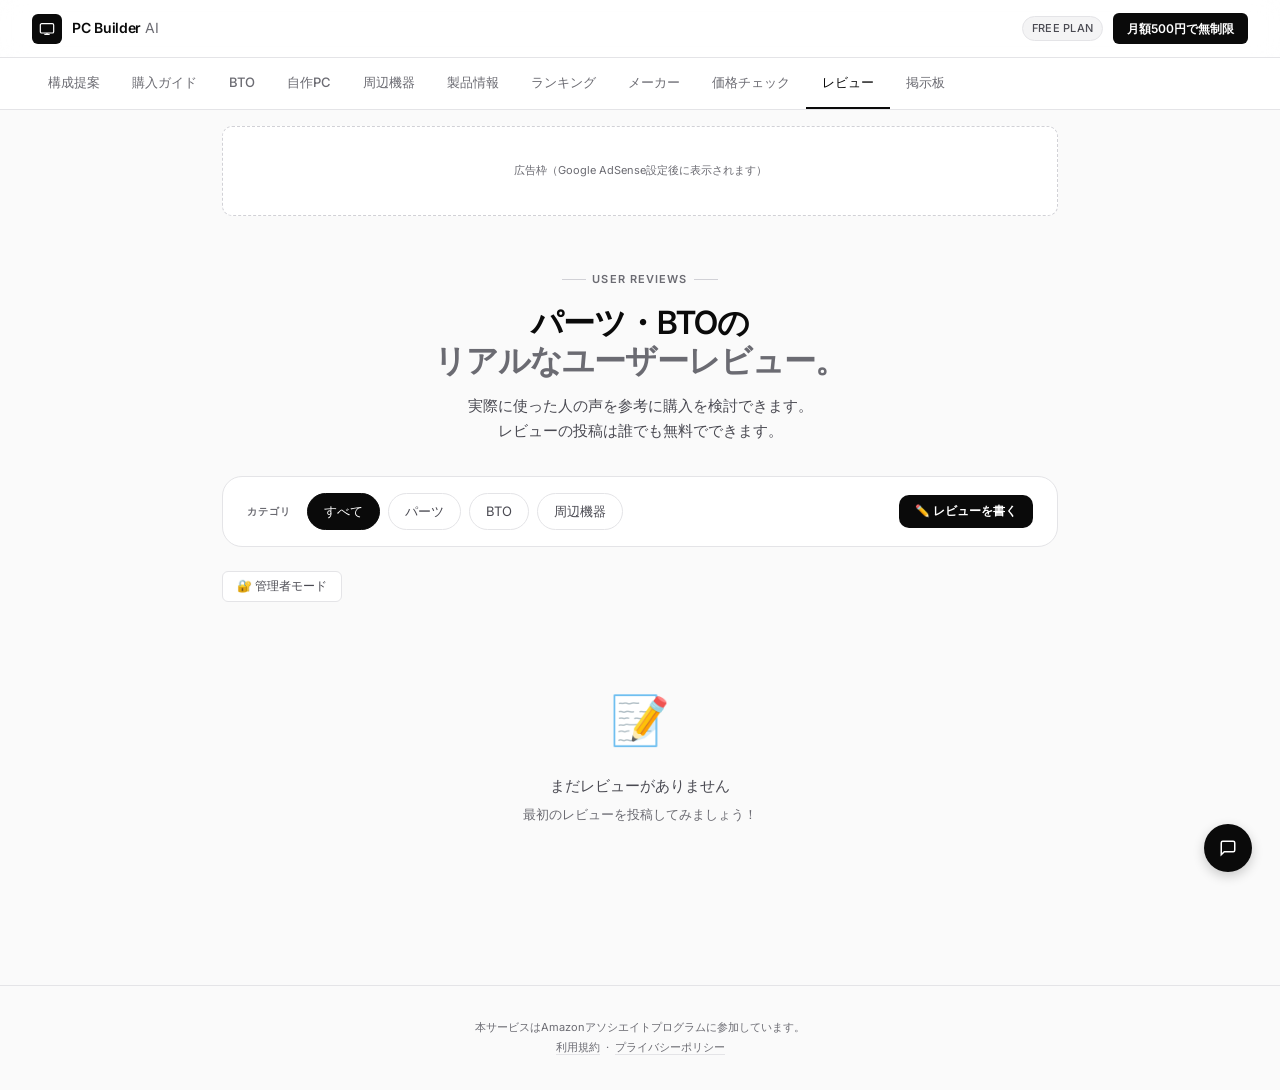
<file: reviews.html>
<!DOCTYPE html>
<html lang="ja">
<head>
  <meta charset="UTF-8">
  <meta name="viewport" content="width=device-width, initial-scale=1.0">
  <title>レビュー — PC Builder AI</title>
  <meta name="description" content="PCパーツ・BTOパソコンのユーザーレビュー。実際に使った人の声を参考に購入を検討できます。">
  <link rel="preconnect" href="https://fonts.googleapis.com">
  <link href="https://fonts.googleapis.com/css2?family=Inter:wght@300;400;500;600&display=swap" rel="stylesheet">
  <link rel="stylesheet" href="style.css">
  <script async src="https://pagead2.googlesyndication.com/pagead/js/adsbygoogle.js?client=ca-pub-2996318130032504" crossorigin="anonymous"></script>
  <!-- Google Analytics -->
  <script async src="https://www.googletagmanager.com/gtag/js?id=G-GL3F4HVTTF"></script>
  <script>window.dataLayer=window.dataLayer||[];function gtag(){dataLayer.push(arguments);}gtag('js',new Date());gtag('config','G-GL3F4HVTTF');</script>
  <style>
    .hero { max-width: 900px; margin: 0 auto; padding: 3rem 2rem 2rem; text-align: center; }
    .hero-eyebrow { display: inline-flex; align-items: center; gap: 6px; font-size: 11px; font-weight: 600; letter-spacing: 0.1em; text-transform: uppercase; color: var(--gray-400); margin-bottom: 1rem; }
    .hero-eyebrow::before, .hero-eyebrow::after { content: ''; width: 24px; height: 1px; background: var(--gray-300); }
    .hero h1 { font-size: 32px; font-weight: 600; letter-spacing: -0.03em; line-height: 1.2; margin-bottom: 0.75rem; }
    .hero h1 em { font-style: normal; color: var(--gray-400); }
    .hero p { font-size: 15px; color: var(--gray-500); line-height: 1.7; }
    .filter-wrap { max-width: 900px; margin: 0 auto; padding: 0 2rem 1.5rem; }
    .filter-inner { background: var(--white); border: 1px solid var(--gray-200); border-radius: var(--r-xl); padding: 1rem 1.5rem; display: flex; align-items: center; gap: 1rem; flex-wrap: wrap; justify-content: space-between; }
    .filter-left { display: flex; align-items: center; gap: 1rem; flex-wrap: wrap; }
    .filter-label { font-size: 10px; font-weight: 700; letter-spacing: 0.1em; text-transform: uppercase; color: var(--gray-400); white-space: nowrap; }
    .write-btn { flex-shrink: 0; font-size: 12px; font-weight: 600; padding: 8px 16px; border-radius: var(--r-md); background: var(--black); color: var(--white); border: none; cursor: pointer; font-family: inherit; white-space: nowrap; }
    .reviews-wrap { max-width: 900px; margin: 0 auto; padding: 0 2rem 4rem; display: flex; flex-direction: column; gap: 10px; }
    .review-card { background: var(--white); border: 1px solid var(--gray-200); border-radius: var(--r-xl); padding: 1.5rem; transition: border-color 0.15s; }
    .review-header { display: flex; align-items: flex-start; justify-content: space-between; gap: 1rem; margin-bottom: 12px; }
    .review-product { flex: 1; }
    .review-cat { font-size: 10px; font-weight: 700; letter-spacing: 0.08em; text-transform: uppercase; padding: 3px 8px; border-radius: 20px; margin-bottom: 6px; display: inline-block; }
    .cat-parts { background: var(--black); color: var(--white); }
    .cat-bto { background: var(--gray-100); color: var(--gray-700); }
    .cat-peripheral { background: #dbeafe; color: #1e40af; }
    .review-product-name { font-size: 15px; font-weight: 600; color: var(--black); line-height: 1.3; letter-spacing: -0.01em; }
    .review-rating { display: flex; align-items: center; gap: 6px; flex-shrink: 0; }
    .stars { display: flex; gap: 2px; }
    .star { font-size: 14px; }
    .rating-num { font-size: 16px; font-weight: 700; color: var(--black); }
    .review-meta { display: flex; align-items: center; gap: 10px; margin-bottom: 12px; flex-wrap: wrap; }
    .reviewer { font-size: 12px; font-weight: 500; color: var(--black); }
    .review-date { font-size: 11px; color: var(--gray-400); }
    .review-use { font-size: 11px; color: var(--gray-500); background: var(--gray-100); padding: 2px 8px; border-radius: 20px; }
    .review-title { font-size: 14px; font-weight: 600; color: var(--black); margin-bottom: 8px; }
    .review-body { font-size: 13px; color: var(--gray-500); line-height: 1.8; margin-bottom: 14px; }
    .review-pros-cons { display: grid; grid-template-columns: 1fr 1fr; gap: 10px; margin-bottom: 14px; }
    .pros { padding: 10px 12px; background: #f0fdf4; border: 1px solid #bbf7d0; border-radius: var(--r-md); }
    .cons { padding: 10px 12px; background: #fff1f2; border: 1px solid #fecdd3; border-radius: var(--r-md); }
    .pros-title { font-size: 10px; font-weight: 700; color: #166534; letter-spacing: 0.06em; text-transform: uppercase; margin-bottom: 5px; }
    .cons-title { font-size: 10px; font-weight: 700; color: #9f1239; letter-spacing: 0.06em; text-transform: uppercase; margin-bottom: 5px; }
    .pros ul, .cons ul { list-style: none; }
    .pros li::before { content: '✓ '; color: #16a34a; font-weight: 600; }
    .cons li::before { content: '✗ '; color: #dc2626; font-weight: 600; }
    .pros li, .cons li { font-size: 12px; line-height: 1.7; }
    .review-footer { display: flex; align-items: center; justify-content: space-between; padding-top: 12px; border-top: 1px solid var(--gray-200); flex-wrap: wrap; gap: 8px; }
    .helpful { font-size: 12px; color: var(--gray-400); display: flex; align-items: center; gap: 8px; }
    .helpful-btn { font-size: 11px; padding: 4px 10px; border-radius: var(--r-sm); border: 1px solid var(--gray-200); background: var(--white); cursor: pointer; color: var(--gray-500); font-family: inherit; transition: all 0.15s; }
    .helpful-btn:hover { border-color: var(--black); color: var(--black); }
    .amazon-btn { font-size: 11px; font-weight: 600; padding: 6px 12px; border-radius: var(--r-sm); background: var(--black); color: var(--white); text-decoration: none; }
    .admin-btns { display: flex; gap: 6px; }
    .admin-edit-btn { font-size: 11px; padding: 4px 10px; border-radius: var(--r-sm); border: 1px solid var(--gray-200); background: var(--white); cursor: pointer; color: var(--gray-500); font-family: inherit; }
    .admin-del-btn { font-size: 11px; padding: 4px 10px; border-radius: var(--r-sm); border: 1px solid #fecdd3; background: #fff1f2; cursor: pointer; color: #dc2626; font-family: inherit; }
    .modal-overlay { position: fixed; inset: 0; background: rgba(0,0,0,0.4); z-index: 300; display: flex; align-items: center; justify-content: center; padding: 1.5rem; }
    .modal { background: var(--white); border-radius: var(--r-xl); width: 100%; max-width: 540px; max-height: 90vh; overflow-y: auto; }
    .modal-header { padding: 1.25rem 1.5rem; border-bottom: 1px solid var(--gray-200); display: flex; align-items: center; justify-content: space-between; position: sticky; top: 0; background: var(--white); }
    .modal-title { font-size: 15px; font-weight: 600; }
    .modal-close { background: none; border: none; font-size: 18px; cursor: pointer; color: var(--gray-400); width: 28px; height: 28px; border-radius: 50%; display: flex; align-items: center; justify-content: center; }
    .modal-body { padding: 1.5rem; display: flex; flex-direction: column; gap: 1rem; }
    .form-group { display: flex; flex-direction: column; gap: 6px; }
    .form-label { font-size: 12px; font-weight: 600; color: var(--gray-500); }
    .form-input, .form-select, .form-textarea { width: 100%; padding: 10px 12px; border: 1px solid var(--gray-200); border-radius: var(--r-md); font-size: 13px; color: var(--black); background: var(--gray-50); font-family: inherit; outline: none; }
    .form-input:focus, .form-select:focus, .form-textarea:focus { border-color: var(--black); background: var(--white); }
    .form-textarea { min-height: 100px; resize: vertical; line-height: 1.6; }
    .star-select { display: flex; gap: 6px; }
    .star-btn { font-size: 22px; cursor: pointer; opacity: 0.3; transition: opacity 0.15s; background: none; border: none; padding: 0; }
    .star-btn.active { opacity: 1; }
    .form-row { display: grid; grid-template-columns: 1fr 1fr; gap: 10px; }
    .modal-footer { padding: 1rem 1.5rem; border-top: 1px solid var(--gray-200); display: flex; gap: 8px; justify-content: flex-end; }
    .cancel-btn { padding: 9px 18px; border-radius: var(--r-md); border: 1px solid var(--gray-200); background: var(--white); color: var(--gray-500); font-size: 13px; cursor: pointer; font-family: inherit; }
    .submit-btn { padding: 9px 24px; border-radius: var(--r-md); background: var(--black); color: var(--white); border: none; font-size: 13px; font-weight: 600; cursor: pointer; font-family: inherit; }
    .premium-notice { background: var(--gray-50); border: 1px solid var(--gray-200); border-radius: var(--r-md); padding: 12px 14px; font-size: 12px; color: var(--gray-500); line-height: 1.6; text-align: center; }
    .premium-notice strong { color: var(--black); display: block; margin-bottom: 4px; font-size: 13px; }
    .admin-bar { max-width: 900px; margin: 0 auto; padding: 0 2rem 1rem; }
    .admin-toggle { font-size: 12px; padding: 6px 14px; border-radius: var(--r-sm); border: 1px solid var(--gray-200); background: var(--white); cursor: pointer; color: var(--gray-500); font-family: inherit; }
    .admin-toggle.active { background: var(--black); color: var(--white); border-color: var(--black); }
    .empty-state { text-align: center; padding: 4rem 2rem; color: var(--gray-400); }
    .empty-state-icon { font-size: 48px; margin-bottom: 1rem; }
    .empty-state-text { font-size: 15px; margin-bottom: 6px; color: var(--gray-500); }
    .empty-state-sub { font-size: 13px; color: var(--gray-400); }
    @media (max-width: 520px) { .review-pros-cons { grid-template-columns: 1fr; } .form-row { grid-template-columns: 1fr; } .hero, .filter-wrap, .reviews-wrap, .admin-bar { padding-left: 1.25rem; padding-right: 1.25rem; } }
  </style>
</head>
<body>
<header>
  <a class="logo" href="home.html">
    <div class="logo-mark"><svg viewBox="0 0 24 24"><rect x="2" y="4" width="20" height="14" rx="2"/><path d="M8 20h8M12 18v2"/></svg></div>
    <span class="logo-text">PC Builder <span>AI</span></span>
  </a>
  <div class="header-right">
    <span class="badge-free">FREE PLAN</span>
    <a class="btn-upgrade" href="https://buy.stripe.com/7sY4gyaxT7gEacWfFicQU00" target="_blank" rel="noopener">月額500円で無制限</a>
  </div>
</header>
<nav>
  <a class="nav-item" href="index.html">構成提案</a>
  <a class="nav-item" href="guide.html">購入ガイド</a>
  <a class="nav-item" href="bto.html">BTO</a>
  <a class="nav-item" href="build.html">自作PC</a>
  <a class="nav-item" href="peripherals.html">周辺機器</a>
  <a class="nav-item" href="product.html">製品情報</a>
  <a class="nav-item" href="ranking.html">ランキング</a>
  <a class="nav-item" href="maker.html">メーカー</a>
  <a class="nav-item" href="price.html">価格チェック</a>
  <a class="nav-item active" href="reviews.html">レビュー</a>
  <a class="nav-item" href="board.html">掲示板</a>
</nav>
<!-- 広告枠（Google AdSense審査通過後に有効化） -->
<div style="max-width:900px;margin:1rem auto 0;padding:0 2rem;">
  <!-- <ins class="adsbygoogle" style="display:block" data-ad-client="ca-pub-XXXXXXXXXXXXXXXX" data-ad-slot="XXXXXXXXXX" data-ad-format="auto" data-full-width-responsive="true"></ins>
  <script>(adsbygoogle = window.adsbygoogle || []).push({});</script> -->
  <div style="background:var(--white,#fff);border:1px dashed #d1d1d6;border-radius:10px;padding:12px;text-align:center;font-size:11px;color:#6b6b72;min-height:90px;display:flex;align-items:center;justify-content:center;">広告枠（Google AdSense設定後に表示されます）</div>
</div>

<div class="hero">
  <div class="hero-eyebrow">User Reviews</div>
  <h1>パーツ・BTOの<br><em>リアルなユーザーレビュー。</em></h1>
  <p>実際に使った人の声を参考に購入を検討できます。<br>レビューの投稿は誰でも無料でできます。</p>
</div>

<div class="filter-wrap">
  <div class="filter-inner">
    <div class="filter-left">
      <div class="filter-label">カテゴリ</div>
      <div class="chips" id="chips-cat">
        <div class="chip active" data-val="all">すべて</div>
        <div class="chip" data-val="parts">パーツ</div>
        <div class="chip" data-val="bto">BTO</div>
        <div class="chip" data-val="peripheral">周辺機器</div>
      </div>
    </div>
    <button class="write-btn" id="write-btn">✏️ レビューを書く</button>
  </div>
</div>

<div class="admin-bar">
  <button class="admin-toggle" id="admin-toggle">🔐 管理者モード</button>
</div>

<div class="reviews-wrap" id="reviews-wrap">
  <div class="empty-state">
    <div class="empty-state-icon">📝</div>
    <div class="empty-state-text">まだレビューがありません</div>
    <div class="empty-state-sub">最初のレビューを投稿してみましょう！</div>
  </div>
</div>

<footer>
  <p>本サービスはAmazonアソシエイトプログラムに参加しています。<br>
  <a href="legal.html">利用規約</a> &nbsp;·&nbsp; <a href="legal.html">プライバシーポリシー</a></p>
</footer>

<!-- 投稿モーダル -->
<div class="modal-overlay" id="modal" style="display:none;">
  <div class="modal">
    <div class="modal-header">
      <span class="modal-title" id="modal-title-text">レビューを書く</span>
      <button class="modal-close" id="modal-close">✕</button>
    </div>
    <div class="modal-body">
      <div class="form-group">
        <div class="form-label">カテゴリ</div>
        <select class="form-select" id="f-cat">
          <option value="parts">パーツ</option>
          <option value="bto">BTO</option>
          <option value="peripheral">周辺機器</option>
        </select>
      </div>
      <div class="form-group">
        <div class="form-label">製品名</div>
        <input type="text" class="form-input" id="f-product" placeholder="例: NVIDIA GeForce RTX 5070">
      </div>
      <div class="form-row">
        <div class="form-group">
          <div class="form-label">ニックネーム</div>
          <input type="text" class="form-input" id="f-name" placeholder="例: ゲーマー太郎">
        </div>
        <div class="form-group">
          <div class="form-label">用途</div>
          <input type="text" class="form-input" id="f-use" placeholder="例: ゲーミング">
        </div>
      </div>
      <div class="form-group">
        <div class="form-label">評価</div>
        <div class="star-select" id="star-select">
          <button class="star-btn" data-val="1">★</button>
          <button class="star-btn" data-val="2">★</button>
          <button class="star-btn" data-val="3">★</button>
          <button class="star-btn" data-val="4">★</button>
          <button class="star-btn" data-val="5">★</button>
        </div>
      </div>
      <div class="form-group">
        <div class="form-label">タイトル</div>
        <input type="text" class="form-input" id="f-title" placeholder="例: 期待以上のパフォーマンスで大満足">
      </div>
      <div class="form-group">
        <div class="form-label">レビュー本文</div>
        <textarea class="form-textarea" id="f-body" placeholder="使用感・性能・コスパなど詳しく教えてください"></textarea>
      </div>
      <div class="form-row">
        <div class="form-group">
          <div class="form-label">良かった点（1行ずつ）</div>
          <textarea class="form-textarea" id="f-pros" placeholder="フレームレートが向上&#10;静音性が高い" style="min-height:70px;"></textarea>
        </div>
        <div class="form-group">
          <div class="form-label">気になった点（1行ずつ）</div>
          <textarea class="form-textarea" id="f-cons" placeholder="価格が高め&#10;消費電力が大きい" style="min-height:70px;"></textarea>
        </div>
      </div>
    </div>
    <div class="modal-footer">
      <button class="cancel-btn" id="cancel-btn">キャンセル</button>
      <button class="submit-btn" id="submit-btn">投稿する</button>
    </div>
  </div>
</div>

<!-- 管理者パスワードモーダル -->
<div class="modal-overlay" id="admin-modal" style="display:none;">
  <div class="modal" style="max-width:360px;">
    <div class="modal-header">
      <span class="modal-title">🔐 管理者ログイン</span>
      <button class="modal-close" onclick="document.getElementById('admin-modal').style.display='none'">✕</button>
    </div>
    <div class="modal-body">
      <div class="form-group">
        <div class="form-label">管理者パスワード</div>
        <input type="password" class="form-input" id="admin-pw" placeholder="パスワードを入力">
      </div>
    </div>
    <div class="modal-footer">
      <button class="cancel-btn" onclick="document.getElementById('admin-modal').style.display='none'">キャンセル</button>
      <button class="submit-btn" id="admin-login-btn">ログイン</button>
    </div>
  </div>
</div>

<!-- チャットボット -->
<button class="chat-fab" id="chat-fab" title="PCについて質問する">
  <svg width="18" height="18" viewBox="0 0 24 24" fill="none" stroke="currentColor" stroke-width="2"><path d="M21 15a2 2 0 01-2 2H7l-4 4V5a2 2 0 012-2h14a2 2 0 012 2z"/></svg>
</button>
<div class="chat-window" id="chat-window" style="display:none;">
  <div class="chat-header">
    <span>PC相談 — AI Assistant</span>
    <button class="chat-close" id="chat-close">✕</button>
  </div>
  <div class="chat-messages" id="chat-messages">
    <div class="msg bot">こんにちは！PCパーツや自作PC、構成についてなんでも聞いてください。</div>
  </div>
  <div class="chat-input-row">
    <input type="text" class="chat-input" id="chat-input" placeholder="質問を入力...">
    <button class="chat-send" id="chat-send">送信</button>
  </div>
</div>

<script>
const AMAZON_TAG = 'pcbuilderai-22';
const ADMIN_PASSWORD = 'pcbuilder2026';
let filterCat = 'all';
let selectedRating = 0;
let isAdmin = false;
let editingId = null;
let reviews = JSON.parse(localStorage.getItem('reviews') || '[]');
let helpfulCounts = JSON.parse(localStorage.getItem('helpful') || '{}');

function catClass(cat) { return { parts:'cat-parts', bto:'cat-bto', peripheral:'cat-peripheral' }[cat]||''; }
function catLabel(cat) { return { parts:'パーツ', bto:'BTO', peripheral:'周辺機器' }[cat]||''; }
function stars(r) { return Array.from({length:5},(_,i)=>`<span class="star">${i<r?'★':'☆'}</span>`).join(''); }

function renderReviews() {
  const wrap = document.getElementById('reviews-wrap');
  const filtered = filterCat==='all' ? reviews : reviews.filter(r=>r.cat===filterCat);
  if (filtered.length===0) {
    wrap.innerHTML = `<div class="empty-state"><div class="empty-state-icon">📝</div><div class="empty-state-text">まだレビューがありません</div><div class="empty-state-sub">最初のレビューを投稿してみましょう！</div></div>`;
    return;
  }
  wrap.innerHTML = filtered.map(r => {
    const helpful = helpfulCounts[r.id] !== undefined ? helpfulCounts[r.id] : (r.helpful||0);
    return `
    <div class="review-card" id="review-${r.id}">
      <div class="review-header">
        <div class="review-product">
          <span class="review-cat ${catClass(r.cat)}">${catLabel(r.cat)}</span>
          <div class="review-product-name">${r.product}</div>
        </div>
        <div class="review-rating">
          <div class="stars">${stars(r.rating)}</div>
          <span class="rating-num">${r.rating}.0</span>
        </div>
      </div>
      <div class="review-meta">
        <span class="reviewer">👤 ${r.reviewer}</span>
        <span class="review-date">${r.date}</span>
        <span class="review-use">${r.use}</span>
      </div>
      <div class="review-title">${r.title}</div>
      <div class="review-body">${r.body}</div>
      <div class="review-pros-cons">
        <div class="pros"><div class="pros-title">Good</div><ul>${r.pros.map(p=>`<li>${p}</li>`).join('')}</ul></div>
        <div class="cons"><div class="cons-title">Bad</div><ul>${r.cons.map(c=>`<li>${c}</li>`).join('')}</ul></div>
      </div>
      <div class="review-footer">
        <div class="helpful">
          <span>参考になった: ${helpful}件</span>
          <button class="helpful-btn" onclick="markHelpful('${r.id}')">👍 参考になった</button>
        </div>
        <div style="display:flex;gap:8px;align-items:center;">
          <a class="amazon-btn" href="https://www.amazon.co.jp/s?k=${encodeURIComponent(r.product)}&tag=${AMAZON_TAG}" target="_blank" rel="noopener sponsored">Amazonで見る →</a>
          ${isAdmin ? `<div class="admin-btns"><button class="admin-edit-btn" onclick="openEdit('${r.id}')">✏️ 編集</button><button class="admin-del-btn" onclick="deleteReview('${r.id}')">🗑️ 削除</button></div>` : ''}
        </div>
      </div>
    </div>`;
  }).join('');
}

function markHelpful(id) {
  helpfulCounts[id] = (helpfulCounts[id] !== undefined ? helpfulCounts[id] : 0) + 1;
  localStorage.setItem('helpful', JSON.stringify(helpfulCounts));
  renderReviews();
}

function deleteReview(id) {
  if (!confirm('このレビューを削除しますか？')) return;
  reviews = reviews.filter(r => r.id !== id);
  localStorage.setItem('reviews', JSON.stringify(reviews));
  renderReviews();
}

function openEdit(id) {
  const r = reviews.find(r => r.id === id);
  if (!r) return;
  editingId = id;
  document.getElementById('modal-title-text').textContent = 'レビューを編集';
  document.getElementById('f-cat').value = r.cat;
  document.getElementById('f-product').value = r.product;
  document.getElementById('f-name').value = r.reviewer;
  document.getElementById('f-use').value = r.use;
  document.getElementById('f-title').value = r.title;
  document.getElementById('f-body').value = r.body;
  document.getElementById('f-pros').value = r.pros.join('\n');
  document.getElementById('f-cons').value = r.cons.join('\n');
  selectedRating = r.rating;
  document.querySelectorAll('.star-btn').forEach((b,i) => b.classList.toggle('active', i < selectedRating));
  document.getElementById('modal').style.display = 'flex';
}

document.querySelectorAll('.chip[data-val]').forEach(chip => {
  chip.addEventListener('click', function() {
    filterCat = this.dataset.val;
    document.querySelectorAll('.chip[data-val]').forEach(c => c.classList.remove('active'));
    this.classList.add('active');
    renderReviews();
  });
});

document.getElementById('write-btn').addEventListener('click', () => {
  editingId = null;
  document.getElementById('modal-title-text').textContent = 'レビューを書く';
  document.getElementById('f-product').value = '';
  document.getElementById('f-name').value = '';
  document.getElementById('f-use').value = '';
  document.getElementById('f-title').value = '';
  document.getElementById('f-body').value = '';
  document.getElementById('f-pros').value = '';
  document.getElementById('f-cons').value = '';
  selectedRating = 0;
  document.querySelectorAll('.star-btn').forEach(b => b.classList.remove('active'));
  document.getElementById('modal').style.display = 'flex';
});
document.getElementById('modal-close').addEventListener('click', () => { document.getElementById('modal').style.display = 'none'; });
document.getElementById('cancel-btn').addEventListener('click', () => { document.getElementById('modal').style.display = 'none'; });

document.querySelectorAll('.star-btn').forEach(btn => {
  btn.addEventListener('click', function() {
    selectedRating = parseInt(this.dataset.val);
    document.querySelectorAll('.star-btn').forEach((b,i) => b.classList.toggle('active', i < selectedRating));
  });
});

document.getElementById('submit-btn').addEventListener('click', () => {
  const product = document.getElementById('f-product').value.trim();
  const name = document.getElementById('f-name').value.trim();
  const title = document.getElementById('f-title').value.trim();
  const body = document.getElementById('f-body').value.trim();
  const cat = document.getElementById('f-cat').value;
  const use = document.getElementById('f-use').value.trim();
  const pros = document.getElementById('f-pros').value.trim().split('\n').filter(Boolean);
  const cons = document.getElementById('f-cons').value.trim().split('\n').filter(Boolean);
  if (!product || !name || !title || !body || selectedRating === 0) {
    alert('製品名・ニックネーム・評価・タイトル・本文は必須です。');
    return;
  }
  if (editingId) {
    const idx = reviews.findIndex(r => r.id === editingId);
    if (idx !== -1) {
      reviews[idx] = { ...reviews[idx], cat, product, reviewer: name, use: use||'用途未記入', rating: selectedRating, title, body, pros: pros.length?pros:['記載なし'], cons: cons.length?cons:['記載なし'] };
    }
  } else {
    reviews.unshift({ id: Date.now().toString(), cat, product, reviewer: name, date: new Date().toLocaleDateString('ja-JP',{year:'numeric',month:'long',day:'numeric'}), use: use||'用途未記入', rating: selectedRating, title, body, pros: pros.length?pros:['記載なし'], cons: cons.length?cons:['記載なし'], helpful: 0 });
  }
  localStorage.setItem('reviews', JSON.stringify(reviews));
  document.getElementById('modal').style.display = 'none';
  renderReviews();
});

// 管理者モード
document.getElementById('admin-toggle').addEventListener('click', () => {
  if (isAdmin) {
    isAdmin = false;
    document.getElementById('admin-toggle').classList.remove('active');
    document.getElementById('admin-toggle').textContent = '🔐 管理者モード';
    renderReviews();
  } else {
    document.getElementById('admin-modal').style.display = 'flex';
  }
});

document.getElementById('admin-login-btn').addEventListener('click', () => {
  const pw = document.getElementById('admin-pw').value;
  if (pw === ADMIN_PASSWORD) {
    isAdmin = true;
    document.getElementById('admin-modal').style.display = 'none';
    document.getElementById('admin-toggle').classList.add('active');
    document.getElementById('admin-toggle').textContent = '✅ 管理者モード中';
    document.getElementById('admin-pw').value = '';
    renderReviews();
  } else {
    alert('パスワードが違います。');
  }
});

// チャット
(function() {
  const fab = document.getElementById('chat-fab');
  const win = document.getElementById('chat-window');
  const msgs = document.getElementById('chat-messages');
  const input = document.getElementById('chat-input');
  let history = [];
  fab.addEventListener('click', () => { const open = win.style.display!=='none'; win.style.display=open?'none':'flex'; win.style.flexDirection='column'; if(!open)input.focus(); });
  document.getElementById('chat-close').addEventListener('click', () => { win.style.display='none'; });
  function addMsg(text,role){const d=document.createElement('div');d.className='msg '+role;d.textContent=text;msgs.appendChild(d);msgs.scrollTop=msgs.scrollHeight;return d;}
  async function send(){const text=input.value.trim();if(!text)return;input.value='';addMsg(text,'user');history.push({role:'user',content:text});const t=addMsg('考え中...','thinking-msg');try{const res=await fetch('/api/chat',{method:'POST',headers:{'Content-Type':'application/json'},body:JSON.stringify({model:'gpt-4o',max_tokens:600,system:'あなたはPCパーツ・自作PCの専門家です。質問に日本語で簡潔に答えてください。',messages:history})});const data=await res.json();const reply=data.choices?.[0]?.message?.content||data.content?.map(b=>b.text||'').join('')||'エラーが発生しました。';history.push({role:'assistant',content:reply});t.remove();addMsg(reply,'bot');}catch(e){t.remove();addMsg('エラーが発生しました。','bot');}}
  document.getElementById('chat-send').addEventListener('click',send);
  input.addEventListener('keydown',e=>{if(e.key==='Enter')send();});
})();

renderReviews();
</script>
</body>
</html>
</file>
<file: style.css>
/* ============================================
   PC Builder AI — 共通スタイルシート
   ============================================ */

*, *::before, *::after { box-sizing: border-box; margin: 0; padding: 0; }

:root {
  --black: #0a0a0a; --white: #ffffff;
  --gray-50: #fafafa; --gray-100: #f4f4f5; --gray-200: #e4e4e7;
  --gray-300: #d1d1d6; --gray-400: #6b6b72; --gray-500: #4a4a52;
  --gray-700: #3f3f46; --gray-900: #18181b;
  --r-sm: 6px; --r-md: 10px; --r-lg: 14px; --r-xl: 20px;
}

html { scroll-behavior: smooth; }

body {
  font-family: 'Inter', -apple-system, BlinkMacSystemFont, 'Hiragino Sans', 'Noto Sans JP', sans-serif;
  background: var(--gray-50);
  color: var(--black);
  min-height: 100vh;
  font-size: 14px;
  line-height: 1.6;
  -webkit-font-smoothing: antialiased;
}

/* ── Header ── */
header {
  background: rgba(255,255,255,0.85);
  backdrop-filter: blur(12px);
  border-bottom: 1px solid var(--gray-200);
  height: 58px;
  display: flex;
  align-items: center;
  justify-content: space-between;
  padding: 0 2rem;
  position: sticky;
  top: 0;
  z-index: 200;
}
.logo { display: flex; align-items: center; gap: 10px; text-decoration: none; color: var(--black); }
.logo-mark { width: 30px; height: 30px; background: var(--black); border-radius: var(--r-sm); display: flex; align-items: center; justify-content: center; }
.logo-mark svg { width: 16px; height: 16px; fill: none; stroke: #fff; stroke-width: 1.8; }
.logo-text { font-size: 14px; font-weight: 600; letter-spacing: -0.02em; }
.logo-text span { color: var(--gray-400); font-weight: 400; }
.header-right { display: flex; align-items: center; gap: 10px; }
.badge-free { font-size: 11px; font-weight: 500; padding: 3px 9px; border-radius: 20px; background: var(--gray-100); color: var(--gray-500); border: 1px solid var(--gray-200); letter-spacing: 0.02em; }
.btn-upgrade { font-size: 12px; font-weight: 600; padding: 6px 14px; border-radius: var(--r-sm); background: var(--black); color: var(--white); border: none; cursor: pointer; text-decoration: none; transition: background 0.15s; }
.btn-upgrade:hover { background: var(--gray-700); }

/* ── Nav ── */
nav { background: var(--white); border-bottom: 1px solid var(--gray-200); padding: 0 2rem; display: flex; overflow-x: auto; }
.nav-item { font-size: 13px; font-weight: 500; padding: 14px 16px; color: var(--gray-400); text-decoration: none; white-space: nowrap; border-bottom: 2px solid transparent; transition: all 0.15s; }
.nav-item:hover { color: var(--black); }
.nav-item.active { color: var(--black); border-bottom-color: var(--black); }

/* ── Hero（共通） ── */
.hero { max-width: 900px; margin: 0 auto; padding: 3rem 2rem 2rem; text-align: center; }
.hero-eyebrow { display: inline-flex; align-items: center; gap: 6px; font-size: 11px; font-weight: 600; letter-spacing: 0.1em; text-transform: uppercase; color: var(--gray-400); margin-bottom: 1rem; }
.hero-eyebrow::before, .hero-eyebrow::after { content: ''; width: 24px; height: 1px; background: var(--gray-300); }
.hero h1 { font-size: 32px; font-weight: 600; letter-spacing: -0.03em; line-height: 1.2; margin-bottom: 0.75rem; }
.hero h1 em { font-style: normal; color: var(--gray-400); }
.hero p { font-size: 15px; color: var(--gray-500); line-height: 1.7; }

/* ── カード共通 ── */
.card { background: var(--white); border: 1px solid var(--gray-200); border-radius: var(--r-xl); padding: 1.5rem; margin-bottom: 1.25rem; }

/* ── チップ共通 ── */
.chips { display: flex; flex-wrap: wrap; gap: 8px; }
.chip { padding: 7px 16px; border-radius: 20px; border: 1px solid var(--gray-200); font-size: 13px; cursor: pointer; background: var(--white); color: var(--gray-500); transition: all 0.15s; user-select: none; }
.chip:hover { border-color: var(--gray-400); color: var(--black); }
.chip.active { background: var(--black); border-color: var(--black); color: var(--white); font-weight: 500; }

/* ── フォーム要素共通 ── */
select, input[type="text"], input[type="range"], textarea {
  font-family: inherit;
}
select, input[type="text"], textarea {
  width: 100%; padding: 9px 12px; border: 1px solid var(--gray-200);
  border-radius: var(--r-md); font-size: 14px; color: var(--black);
  background: var(--gray-50); appearance: none; outline: none;
  transition: border-color 0.15s, background 0.15s;
}
select:focus, input[type="text"]:focus, textarea:focus { border-color: var(--black); background: var(--white); }
input[type="range"] { width: 100%; height: 2px; appearance: none; background: var(--gray-200); border-radius: 2px; outline: none; cursor: pointer; accent-color: var(--black); }
input[type="range"]::-webkit-slider-thumb { appearance: none; width: 18px; height: 18px; border-radius: 50%; background: var(--black); border: 3px solid var(--white); box-shadow: 0 0 0 1px var(--gray-300); cursor: pointer; transition: box-shadow 0.15s; }
input[type="range"]::-webkit-slider-thumb:hover { box-shadow: 0 0 0 1px var(--black); }

/* ── ボタン共通 ── */
.btn-primary { width: 100%; padding: 13px; font-size: 15px; font-weight: 600; border-radius: var(--r-md); background: var(--black); color: var(--white); border: none; cursor: pointer; transition: opacity 0.15s, transform 0.1s; font-family: inherit; display: flex; align-items: center; justify-content: center; gap: 8px; }
.btn-primary:hover { opacity: 0.9; }
.btn-primary:active { transform: scale(0.99); }
.btn-primary:disabled { opacity: 0.4; cursor: not-allowed; transform: none; }
.btn-outline { padding: 7px 16px; border-radius: var(--r-md); border: 1px solid var(--gray-200); background: var(--white); color: var(--gray-700); font-size: 13px; cursor: pointer; font-family: inherit; transition: all 0.15s; text-decoration: none; display: inline-flex; align-items: center; justify-content: center; gap: 5px; }
.btn-outline:hover { background: var(--black); color: var(--white); border-color: var(--black); }

/* ── ローディングドット共通 ── */
.thinking { display: flex; align-items: center; gap: 10px; color: var(--gray-400); font-size: 14px; padding: 1rem 0; }
.dot { width: 7px; height: 7px; border-radius: 50%; background: var(--black); animation: pulse 1.2s infinite; }
.dot:nth-child(2) { animation-delay: 0.2s; }
.dot:nth-child(3) { animation-delay: 0.4s; }
@keyframes pulse { 0%,100%{opacity:0.2;transform:scale(0.8);} 50%{opacity:1;transform:scale(1);} }

/* ── Usage bar ── */
.usage-bar { display: flex; align-items: center; justify-content: space-between; font-size: 13px; color: var(--gray-500); margin-bottom: 1.5rem; padding: 10px 14px; background: var(--white); border-radius: var(--r-sm); border: 1px solid var(--gray-200); }
.usage-dot { width: 10px; height: 10px; border-radius: 50%; background: var(--gray-200); }
.usage-dot.used { background: var(--black); }

/* ── コメント・ポイントボックス ── */
.comment-box { margin-top: 1rem; padding: 12px 14px; background: var(--gray-50); border-left: 3px solid var(--black); border-radius: 0 var(--r-sm) var(--r-sm) 0; font-size: 13px; color: var(--gray-500); line-height: 1.7; }
.warn-box { background: #fffbeb; border: 1px solid #fde68a; border-radius: var(--r-md); padding: 12px 16px; font-size: 13px; color: #78350f; line-height: 1.7; margin: 1rem 0; }
.warn-box strong { display: block; margin-bottom: 4px; }
.point-box { background: var(--gray-50); border-left: 3px solid var(--black); border-radius: 0 var(--r-md) var(--r-md) 0; padding: 14px 16px; margin: 1rem 0; font-size: 13px; color: var(--gray-500); line-height: 1.7; }
.point-box strong { color: var(--black); }

/* ── Upgrade・Premium box ── */
.upgrade-box { margin-top: 1rem; padding: 1.25rem; background: var(--gray-50); border-radius: var(--r-md); text-align: center; border: 1px solid var(--gray-200); }
.upgrade-box p { font-size: 13px; color: var(--gray-500); margin-bottom: 12px; line-height: 1.7; }
.upgrade-box-btn { padding: 9px 24px; font-size: 13px; font-weight: 600; border-radius: var(--r-sm); background: var(--black); color: var(--white); border: none; cursor: pointer; font-family: inherit; transition: background 0.15s; }
.upgrade-box-btn:hover { background: var(--gray-700); }

/* ── チャットボット ── */
.chat-fab { position: fixed; bottom: 28px; right: 28px; width: 48px; height: 48px; border-radius: 50%; background: var(--black); color: var(--white); border: none; cursor: pointer; font-size: 18px; display: flex; align-items: center; justify-content: center; z-index: 300; transition: transform 0.15s, background 0.15s; box-shadow: 0 4px 12px rgba(0,0,0,0.2); }
.chat-fab:hover { transform: scale(1.08); background: var(--gray-700); }
.chat-window { position: fixed; bottom: 88px; right: 28px; width: 340px; max-height: 460px; background: var(--white); border: 1px solid var(--gray-200); border-radius: var(--r-xl); display: flex; flex-direction: column; z-index: 300; overflow: hidden; }
.chat-header { padding: 14px 18px; background: var(--black); color: var(--white); font-size: 13px; font-weight: 600; display: flex; justify-content: space-between; align-items: center; }
.chat-close { background: rgba(255,255,255,0.15); border: none; color: var(--white); font-size: 14px; cursor: pointer; width: 24px; height: 24px; border-radius: 50%; display: flex; align-items: center; justify-content: center; transition: background 0.15s; }
.chat-close:hover { background: rgba(255,255,255,0.3); }
.chat-messages { flex: 1; overflow-y: auto; padding: 14px; display: flex; flex-direction: column; gap: 10px; }
.msg { max-width: 86%; padding: 9px 13px; border-radius: 14px; font-size: 12px; line-height: 1.65; }
.msg.bot { background: var(--gray-100); color: var(--black); align-self: flex-start; border-bottom-left-radius: 4px; }
.msg.user { background: var(--black); color: var(--white); align-self: flex-end; border-bottom-right-radius: 4px; }
.msg.thinking-msg { background: var(--gray-100); color: var(--gray-400); align-self: flex-start; font-style: italic; }
.chat-input-row { display: flex; gap: 8px; padding: 10px 12px; border-top: 1px solid var(--gray-200); background: var(--white); }
.chat-input { flex: 1; padding: 8px 13px; border: 1px solid var(--gray-200); border-radius: 20px; font-size: 12px; outline: none; font-family: inherit; background: var(--gray-50); color: var(--black); transition: border-color 0.15s; }
.chat-input:focus { border-color: var(--black); background: var(--white); }
.chat-send { padding: 8px 14px; background: var(--black); color: var(--white); border: none; border-radius: 20px; cursor: pointer; font-size: 12px; font-weight: 600; font-family: inherit; transition: background 0.15s; }
.chat-send:hover { background: var(--gray-700); }

/* ── セクションラベル共通 ── */
.section-label { font-size: 10px; font-weight: 700; letter-spacing: 0.12em; text-transform: uppercase; color: var(--gray-400); margin-bottom: 1rem; }

/* ── モーダル共通 ── */
.modal-overlay { position: fixed; inset: 0; background: rgba(0,0,0,0.4); z-index: 300; display: flex; align-items: center; justify-content: center; padding: 1.5rem; }
.modal { background: var(--white); border-radius: var(--r-xl); width: 100%; max-width: 500px; max-height: 90vh; overflow-y: auto; }
.modal-header { padding: 1.25rem 1.5rem; border-bottom: 1px solid var(--gray-200); display: flex; align-items: center; justify-content: space-between; position: sticky; top: 0; background: var(--white); }
.modal-title { font-size: 15px; font-weight: 600; }
.modal-close { background: none; border: none; font-size: 18px; cursor: pointer; color: var(--gray-400); width: 28px; height: 28px; border-radius: 50%; display: flex; align-items: center; justify-content: center; transition: background 0.15s; }
.modal-close:hover { background: var(--gray-100); color: var(--black); }
.modal-body { padding: 1.5rem; display: flex; flex-direction: column; gap: 10px; }
.modal-footer { padding: 1rem 1.5rem; border-top: 1px solid var(--gray-200); display: flex; gap: 8px; justify-content: flex-end; }
.cancel-btn { padding: 9px 18px; border-radius: var(--r-md); border: 1px solid var(--gray-200); background: var(--white); color: var(--gray-500); font-size: 13px; cursor: pointer; font-family: inherit; }
.submit-btn { padding: 9px 24px; border-radius: var(--r-md); background: var(--black); color: var(--white); border: none; font-size: 13px; font-weight: 600; cursor: pointer; font-family: inherit; transition: background 0.15s; }
.submit-btn:hover { background: var(--gray-700); }

/* ── フォームラベル共通 ── */
.form-label { font-size: 12px; font-weight: 600; color: var(--gray-500); margin-bottom: 5px; display: block; letter-spacing: 0.04em; }
.form-row { display: grid; grid-template-columns: 1fr 1fr; gap: 12px; }

/* ── フッター共通 ── */
footer { text-align: center; padding: 2rem; font-size: 11px; color: var(--gray-400); border-top: 1px solid var(--gray-200); margin-top: 2rem; line-height: 1.8; }
footer a { color: var(--gray-400); text-decoration: none; border-bottom: 1px solid var(--gray-200); }
footer a:hover { color: var(--gray-500); }

/* ── 空状態 ── */
.empty { text-align: center; padding: 4rem 2rem; color: var(--gray-400); }
.empty-icon { font-size: 36px; margin-bottom: 12px; }
.empty-text { font-size: 14px; }

/* ── レスポンシブ共通 ── */
@media (max-width: 520px) {
  header { padding: 0 1.25rem; }
  nav { padding: 0 1rem; }
  .hero { padding-left: 1.25rem; padding-right: 1.25rem; }
  .hero h1 { font-size: 24px; }
  .form-row { grid-template-columns: 1fr; }
}
</file>
